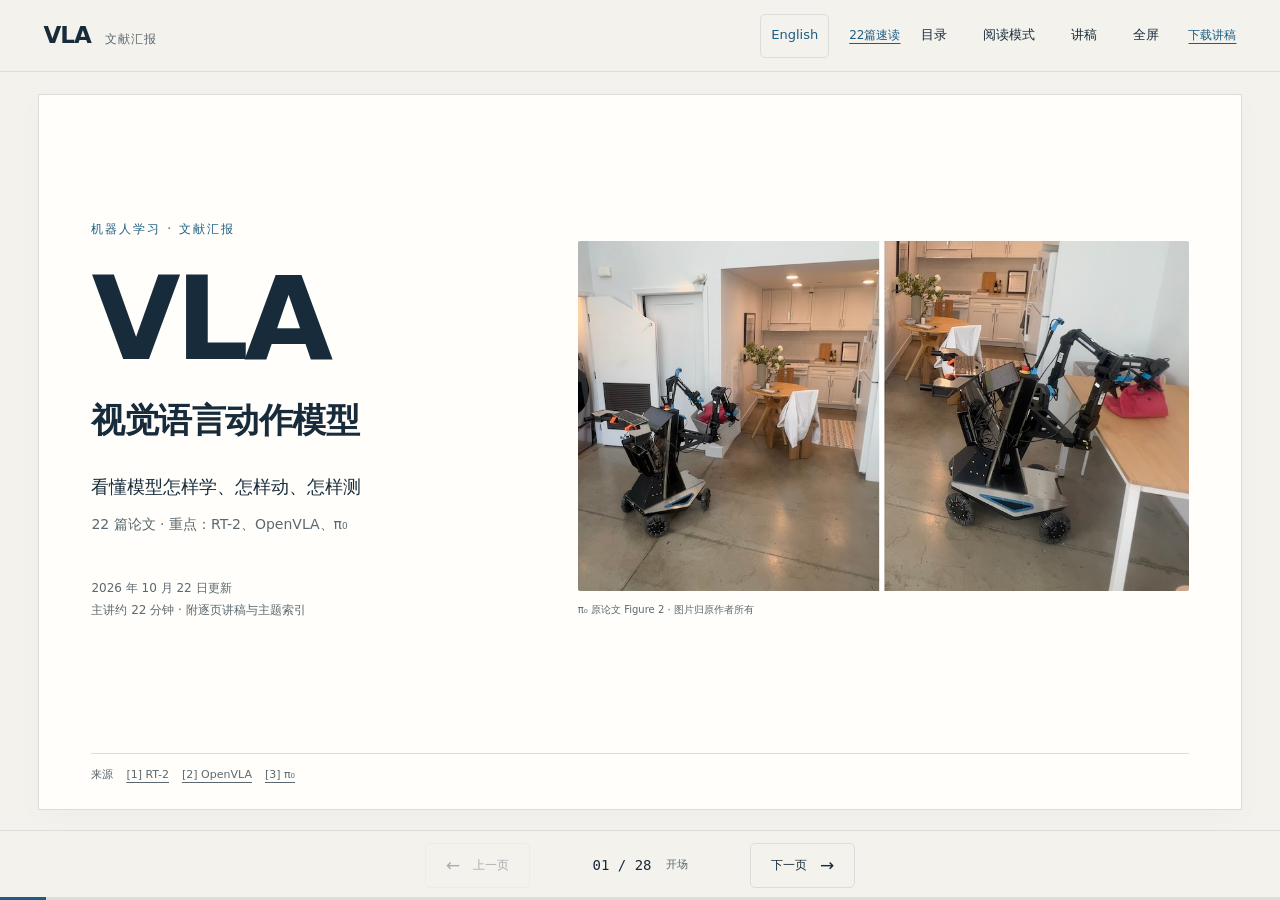
<file: index.html>
<!doctype html>
<html lang="zh-CN">
<head>
  <meta charset="utf-8">
  <meta name="viewport" content="width=device-width,initial-scale=1,viewport-fit=cover">
  <meta name="theme-color" content="#f4f2ed">
  <meta name="description" content="VLA 中文文献汇报：22篇分组文献，重点讲解 RT-2、OpenVLA 和 π₀，附逐页讲稿、方法对比、局限与相关工作。支持手机阅读和桌面演示。">
  <title>VLA 文献汇报 · RT-2 / OpenVLA / π₀</title>
  <link rel="icon" href="data:,">
  <link rel="stylesheet" href="styles.css">
  <script src="content.js" defer></script>
  <script src="app.js" defer></script>
  <script src="language.js" defer></script>
</head>
<body>
  <a class="skip-link" href="#deck">跳至汇报正文</a>
  <header class="toolbar">
    <a href="#slide-1" class="brand" aria-label="回到第一页">VLA<span>文献汇报</span></a>
    <a class="language-link" href="en/" data-language-switch="en/" lang="en" hreflang="en" aria-label="Switch to English">English</a>
    <nav class="tools" aria-label="演示工具">
      <a class="notes-download" href="reading/">22篇速读</a>
      <button id="outlineBtn" aria-haspopup="dialog">目录</button>
      <button id="modeBtn" aria-pressed="false">阅读模式</button>
      <button id="notesBtn" aria-pressed="false">讲稿</button>
      <button id="fullBtn" class="desktop-only">全屏</button>
      <a class="notes-download" href="speaker-notes.md" download>下载讲稿</a>
    </nav>
  </header>
  <main id="deck" aria-label="VLA 论文汇报"></main>
  <footer class="controls" aria-label="翻页控制">
    <button id="prevBtn" aria-label="上一页">←<span>上一页</span></button>
    <div class="page-status"><span id="pageLabel" aria-live="polite"></span><span id="sectionLabel"></span></div>
    <button id="nextBtn" aria-label="下一页"><span>下一页</span>→</button>
    <div class="progress" role="progressbar" aria-label="汇报进度" aria-valuemin="1" aria-valuemax="28"><div id="progressBar"></div></div>
  </footer>
  <dialog id="outline" aria-labelledby="outlineTitle"><div class="dialog-head"><h2 id="outlineTitle">汇报目录</h2><button class="close-dialog" aria-label="关闭目录">关闭</button></div><div id="outlineList"></div><p class="outline-links"><a href="reading/">22篇论文五行速读与对比</a><a href="?notes=1">完整讲稿阅读版</a><a href="speaker-notes.md" download>下载逐页讲稿</a></p><p class="keyboard-hint">快捷键：← → 翻页 · N 讲稿 · R 阅读 · F 全屏</p></dialog>
  <dialog id="imageDialog" aria-label="论文原图"><div class="dialog-head"><span>论文原图 · 可使用浏览器缩放查看</span><button class="close-dialog" aria-label="关闭大图">关闭</button></div><div class="image-scroll"><img id="largeImage" alt=""></div></dialog>
  <noscript><p class="nojs">请启用 JavaScript 查看交互演示，也可直接阅读 <a href="speaker-notes.md">完整逐页讲稿</a>。</p></noscript>
</body>
</html>
</file>
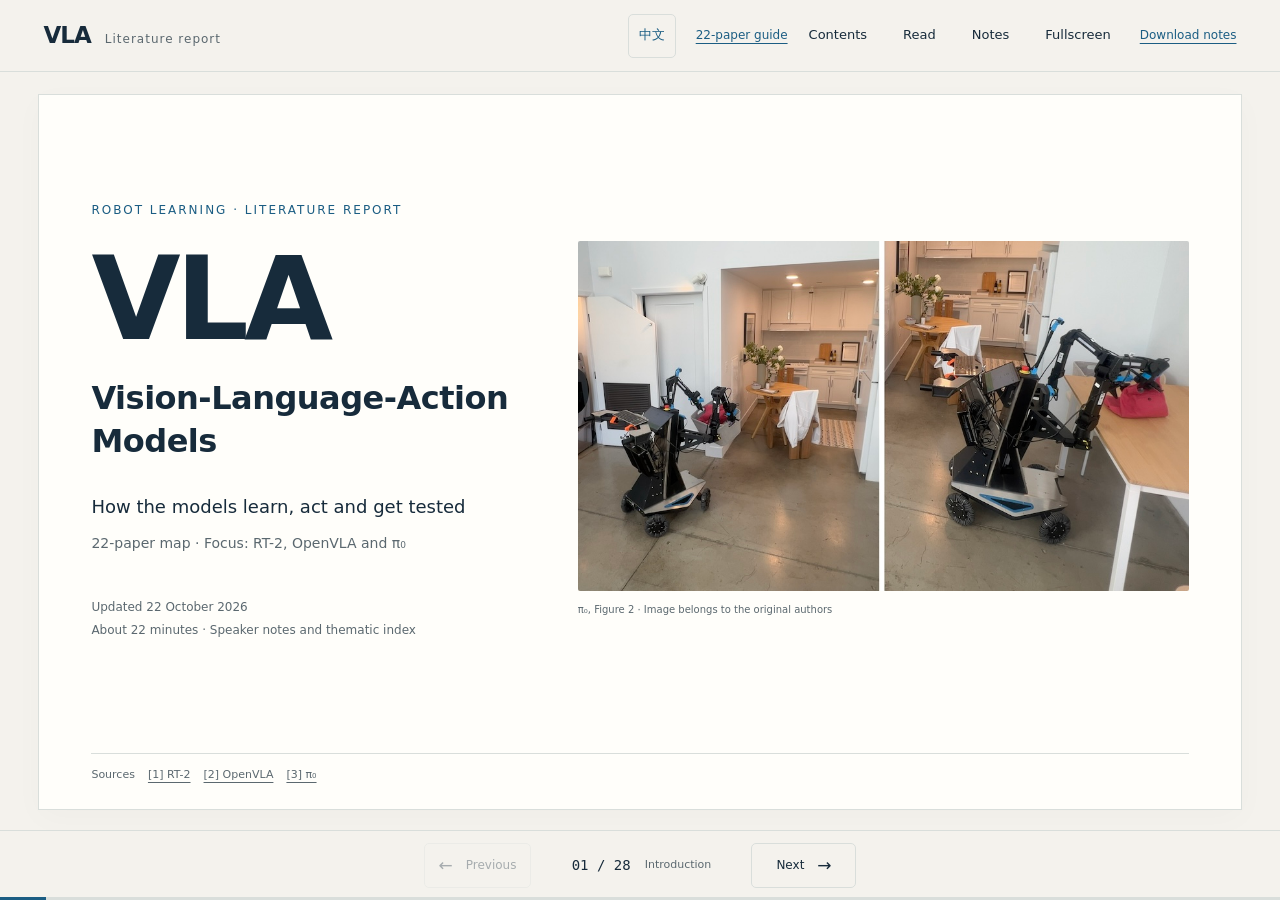
<file: en/index.html>
<!doctype html>
<html lang="en">
<head>
  <meta charset="utf-8">
  <meta name="viewport" content="width=device-width,initial-scale=1,viewport-fit=cover">
  <meta name="theme-color" content="#f4f2ed">
  <meta name="description" content="VLA literature report in English: 22 papers, RT-2, OpenVLA and π₀, with speaker notes, method comparisons, limitations and related work.">
  <title>VLA Literature Report · RT-2 / OpenVLA / π₀</title>
  <link rel="icon" href="data:,">
  <link rel="stylesheet" href="../styles.css">
  <script src="content.js" defer></script>
  <script src="../app.js" defer></script>
  <script src="../language.js" defer></script>
</head>
<body>
  <a class="skip-link" href="#deck">Skip to report</a>
  <header class="toolbar">
    <a href="#slide-1" class="brand" aria-label="Back to the first slide">VLA<span>Literature report</span></a>
    <a class="language-link" href="../" data-language-switch="../" lang="zh-CN" hreflang="zh-CN" aria-label="切换到中文">中文</a>
    <nav class="tools" aria-label="Presentation tools">
      <a class="notes-download" href="reading/">22-paper guide</a>
      <button id="outlineBtn" aria-haspopup="dialog">Contents</button>
      <button id="modeBtn" aria-pressed="false">Read</button>
      <button id="notesBtn" aria-pressed="false">Notes</button>
      <button id="fullBtn" class="desktop-only">Fullscreen</button>
      <a class="notes-download" href="speaker-notes.md" download>Download notes</a>
    </nav>
  </header>
  <main id="deck" aria-label="VLA literature report"></main>
  <footer class="controls" aria-label="Slide navigation">
    <button id="prevBtn" aria-label="Previous">←<span>Previous</span></button>
    <div class="page-status"><span id="pageLabel" aria-live="polite"></span><span id="sectionLabel"></span></div>
    <button id="nextBtn" aria-label="Next"><span>Next</span>→</button>
    <div class="progress" role="progressbar" aria-label="Report progress" aria-valuemin="1" aria-valuemax="28"><div id="progressBar"></div></div>
  </footer>
  <dialog id="outline" aria-labelledby="outlineTitle"><div class="dialog-head"><h2 id="outlineTitle">Contents</h2><button class="close-dialog" aria-label="Close contents">Close</button></div><div id="outlineList"></div><p class="outline-links"><a href="reading/">22-paper notes and comparison</a><a href="?notes=1">All speaker notes</a><a href="speaker-notes.md" download>Download speaker notes</a></p><p class="keyboard-hint">Keys: ← → slides · N notes · R read · F fullscreen</p></dialog>
  <dialog id="imageDialog" aria-label="Paper figure"><div class="dialog-head"><span>Original figure · use browser zoom for detail</span><button class="close-dialog" aria-label="Close figure">Close</button></div><div class="image-scroll"><img id="largeImage" alt=""></div></dialog>
  <noscript><p class="nojs">Enable JavaScript for the presentation, or read the <a href="speaker-notes.md">full speaker notes</a>.</p></noscript>
</body>
</html>
</file>
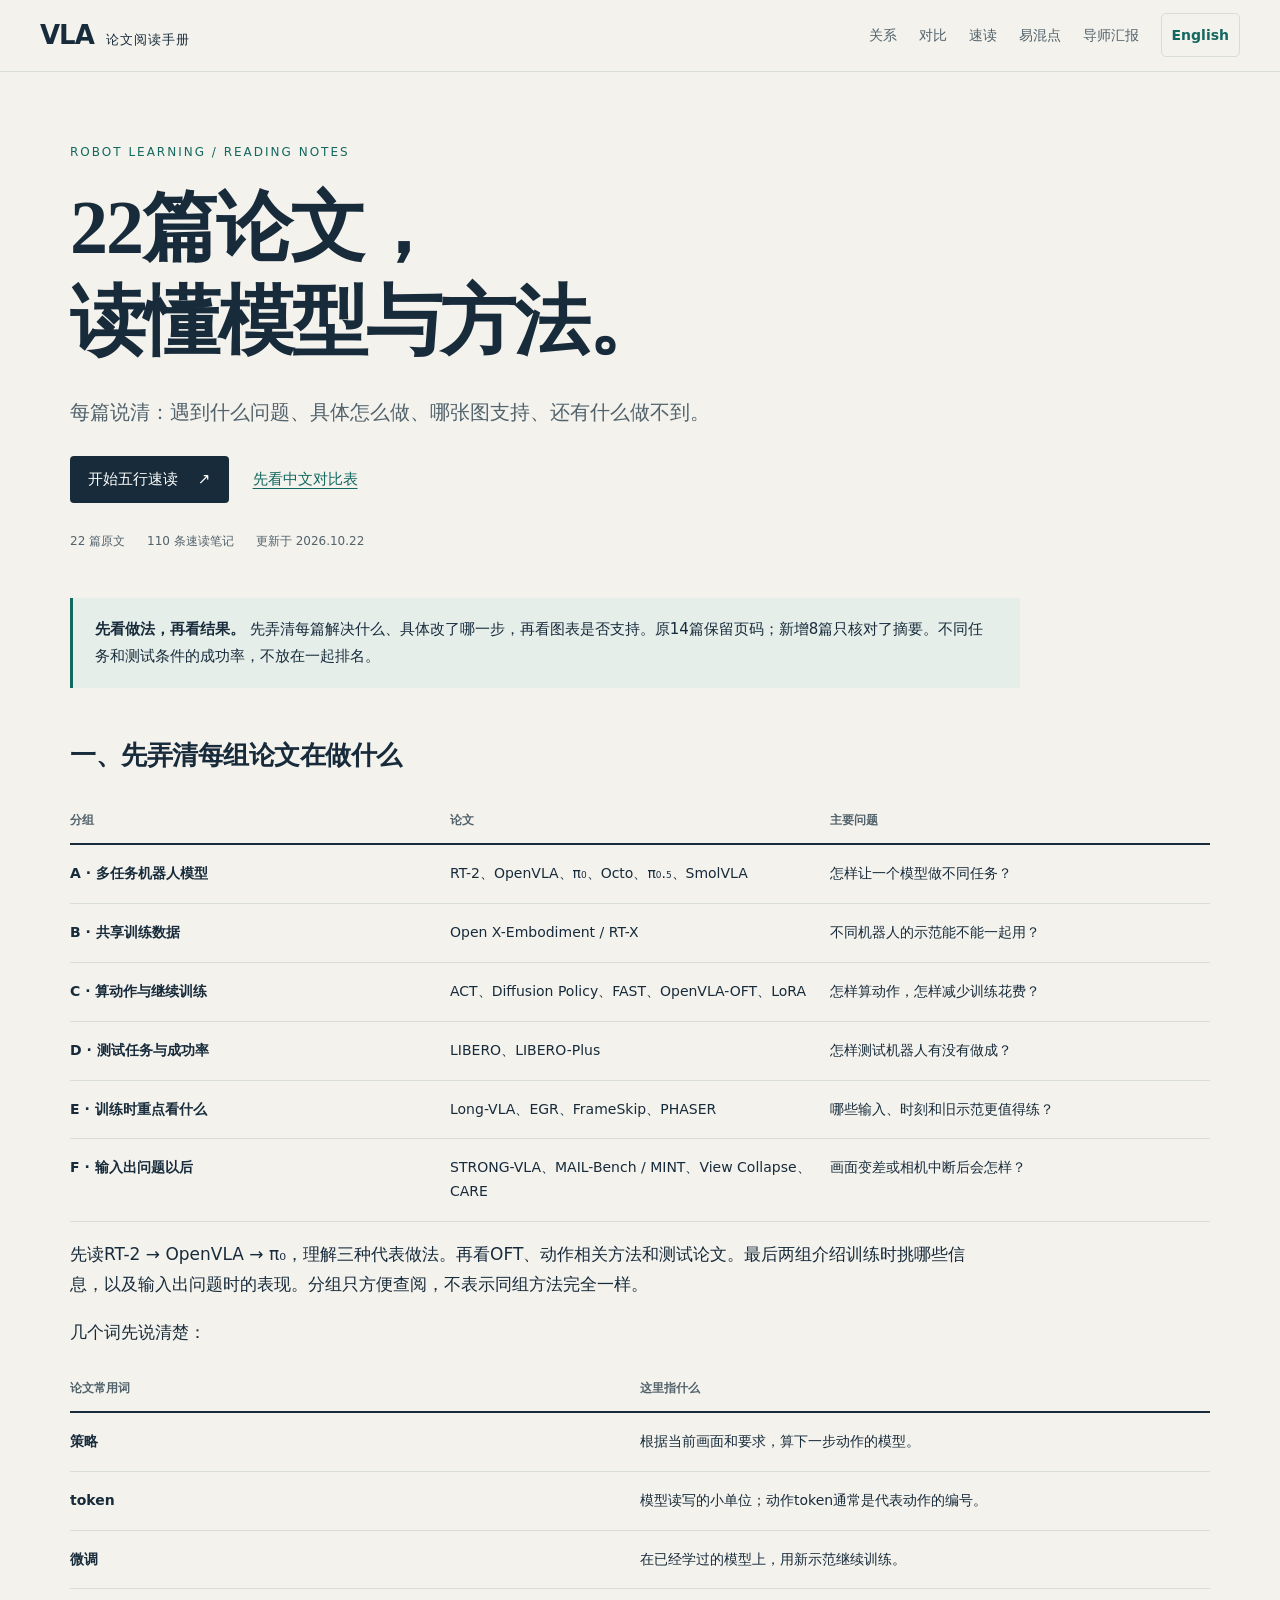
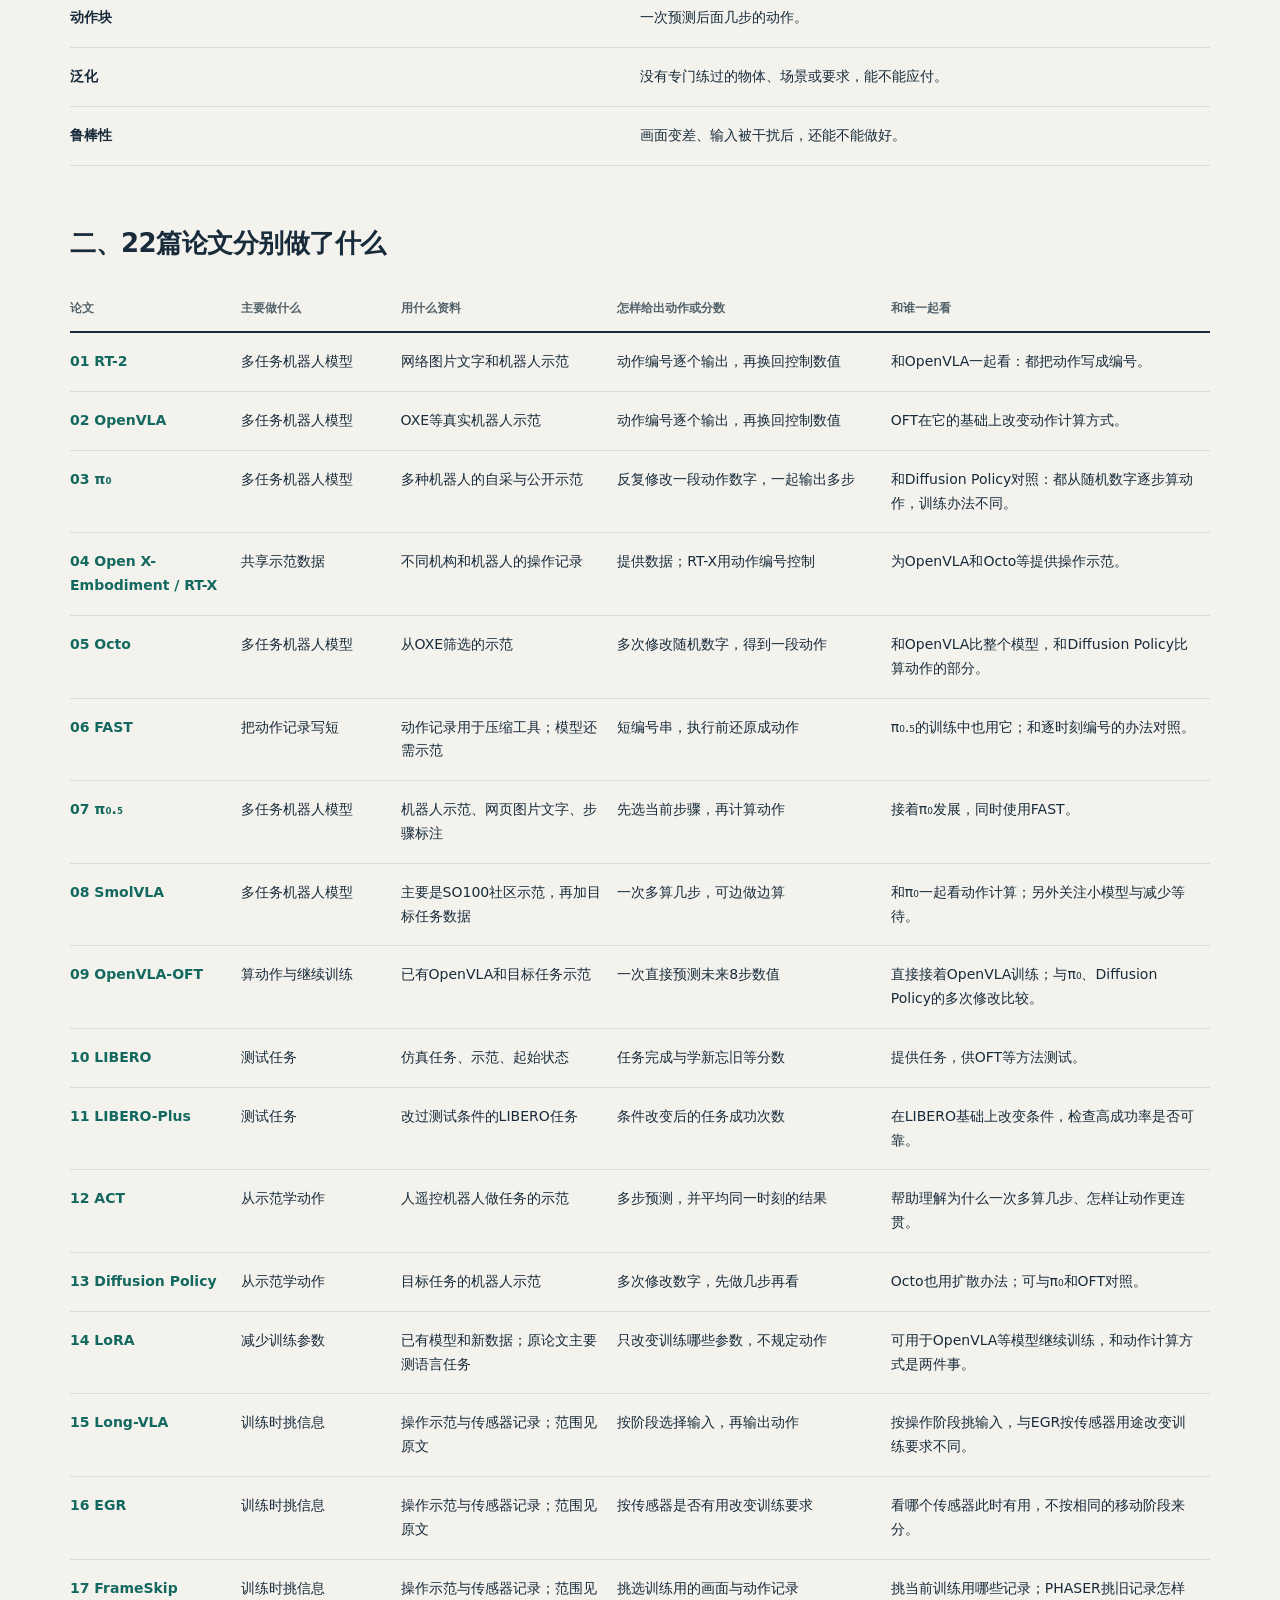
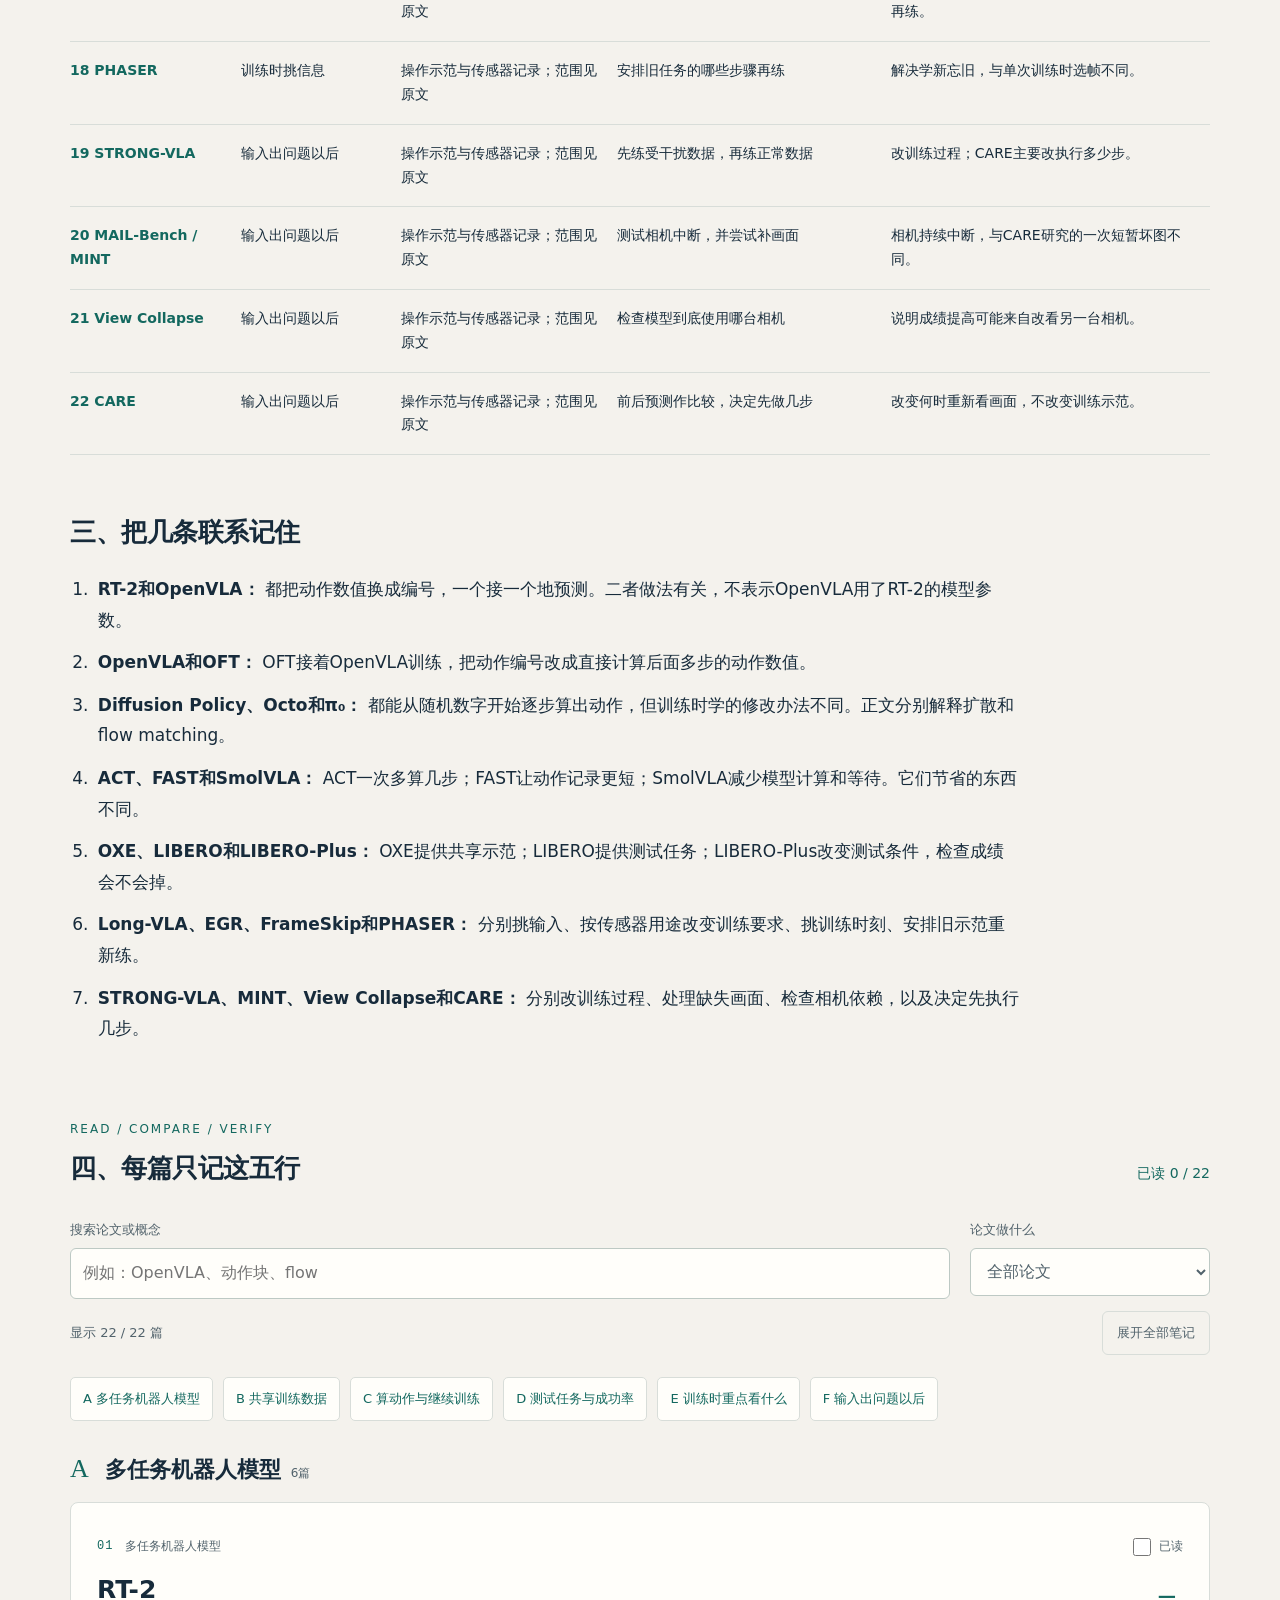
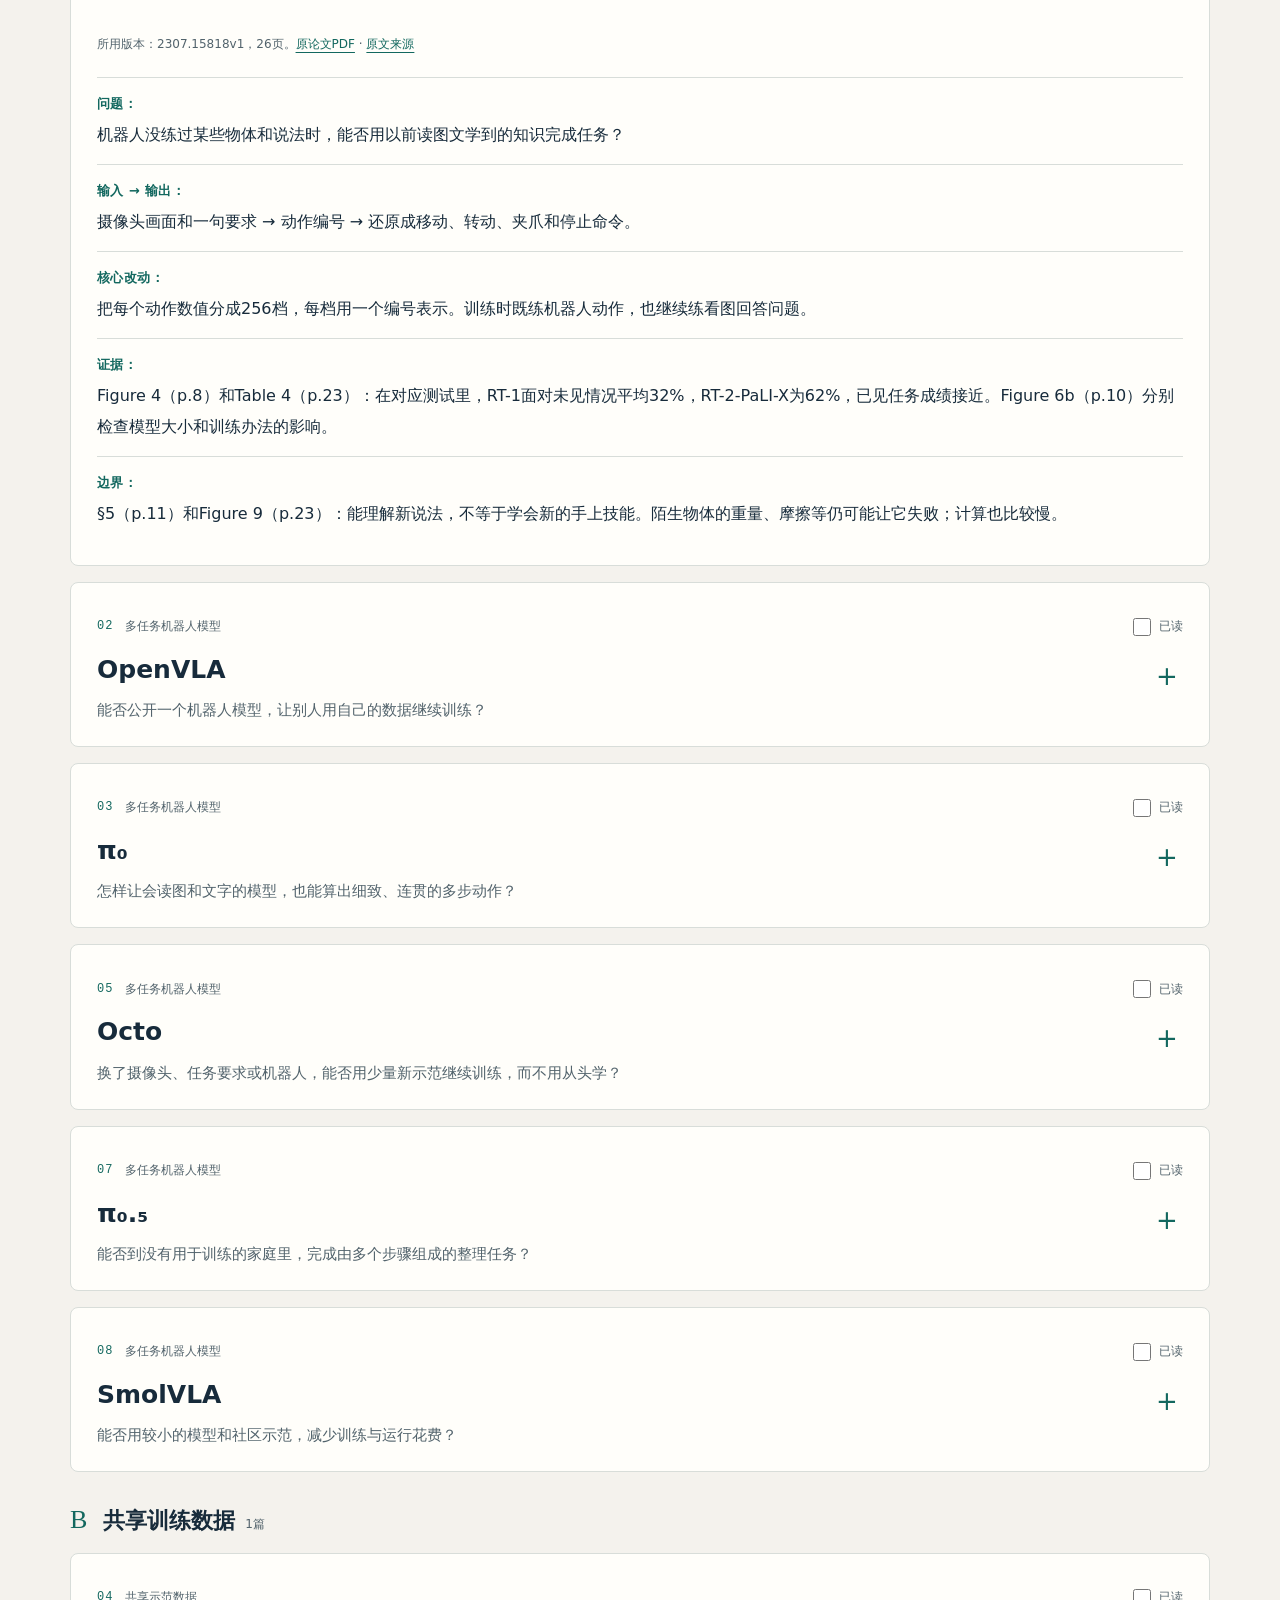
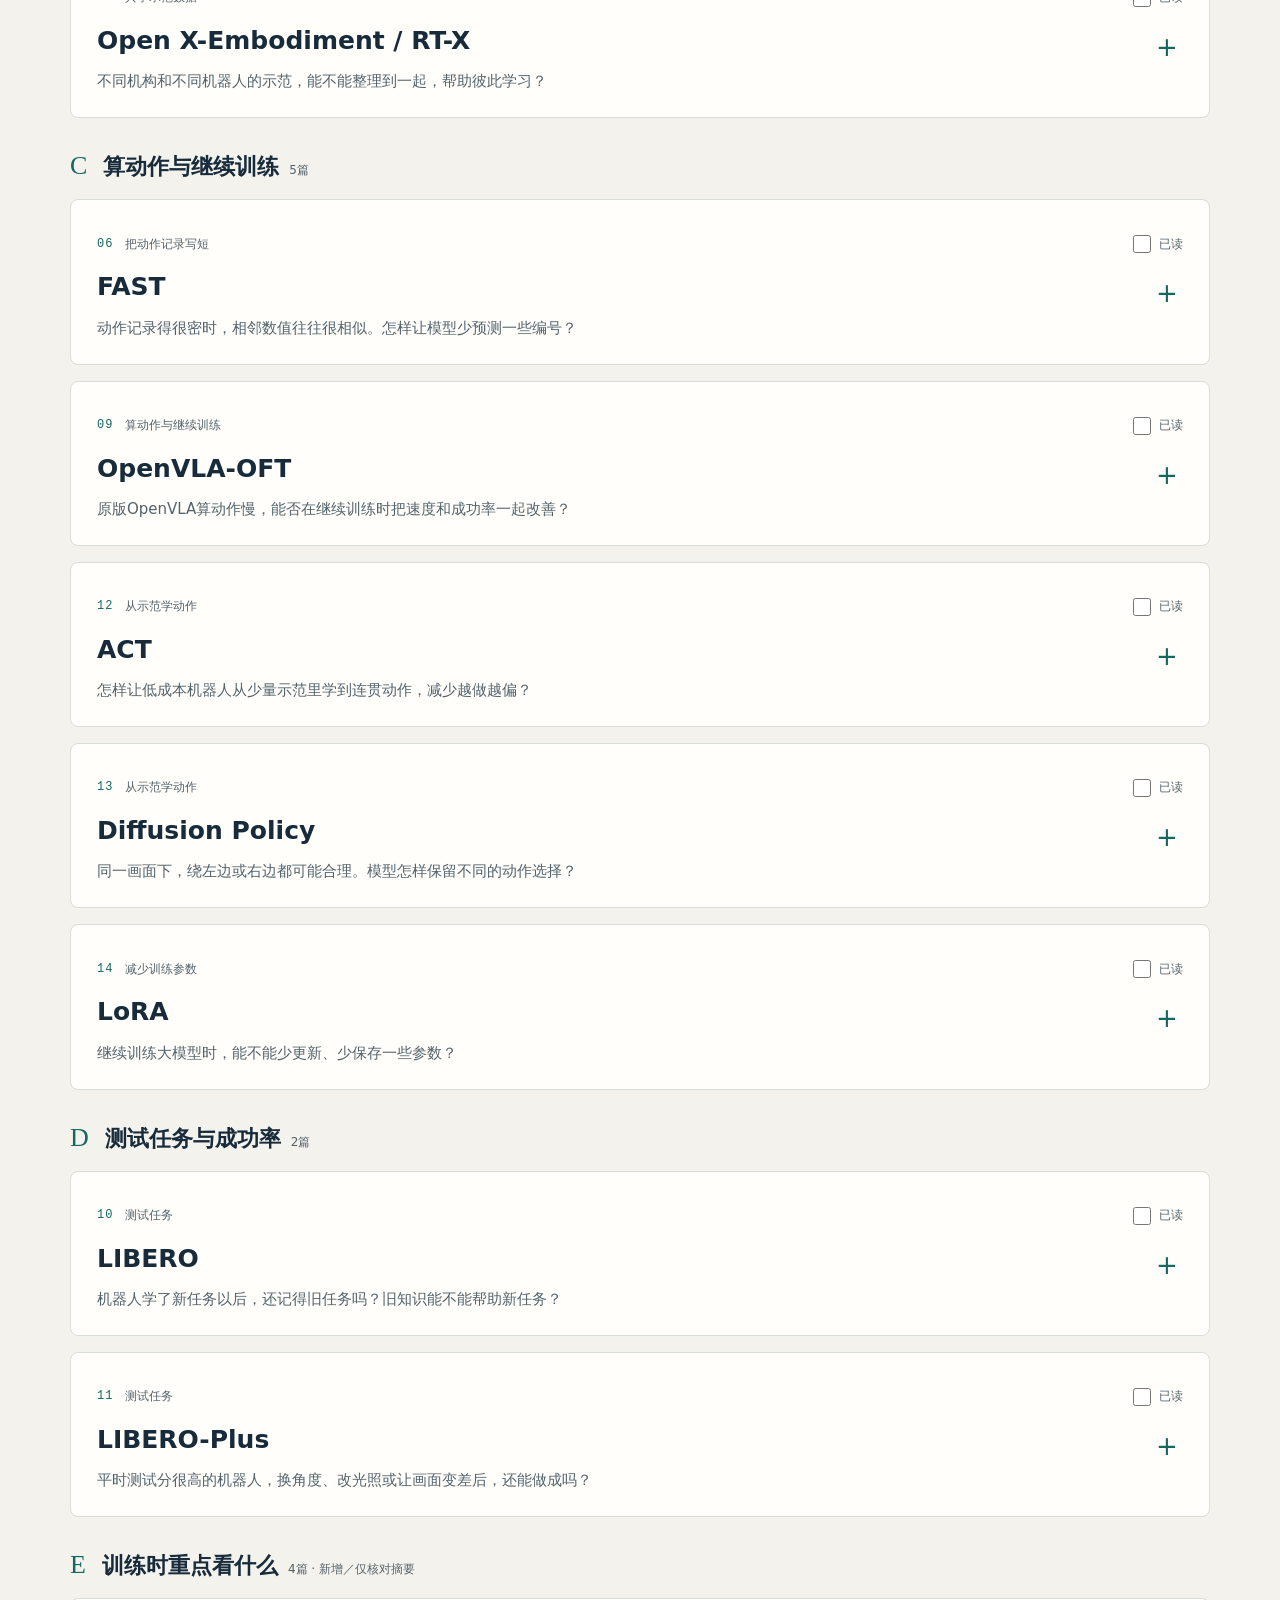
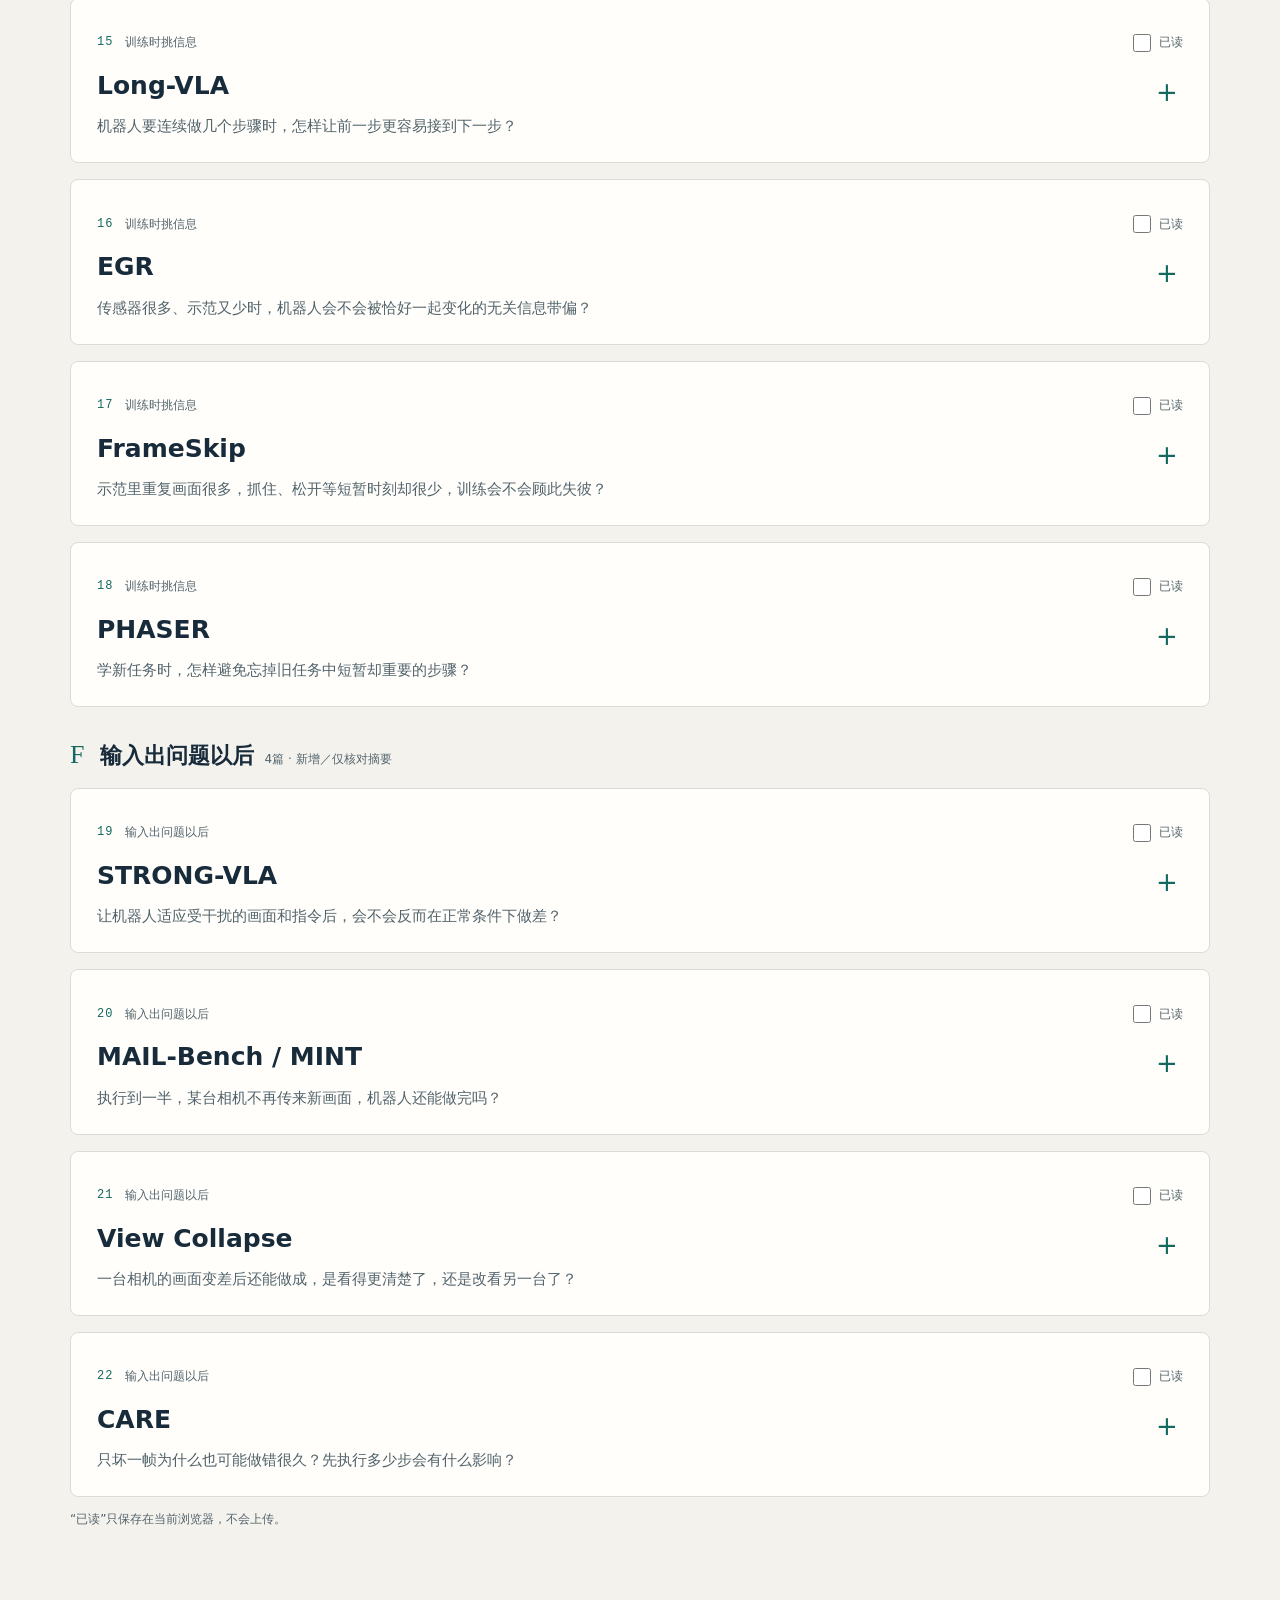
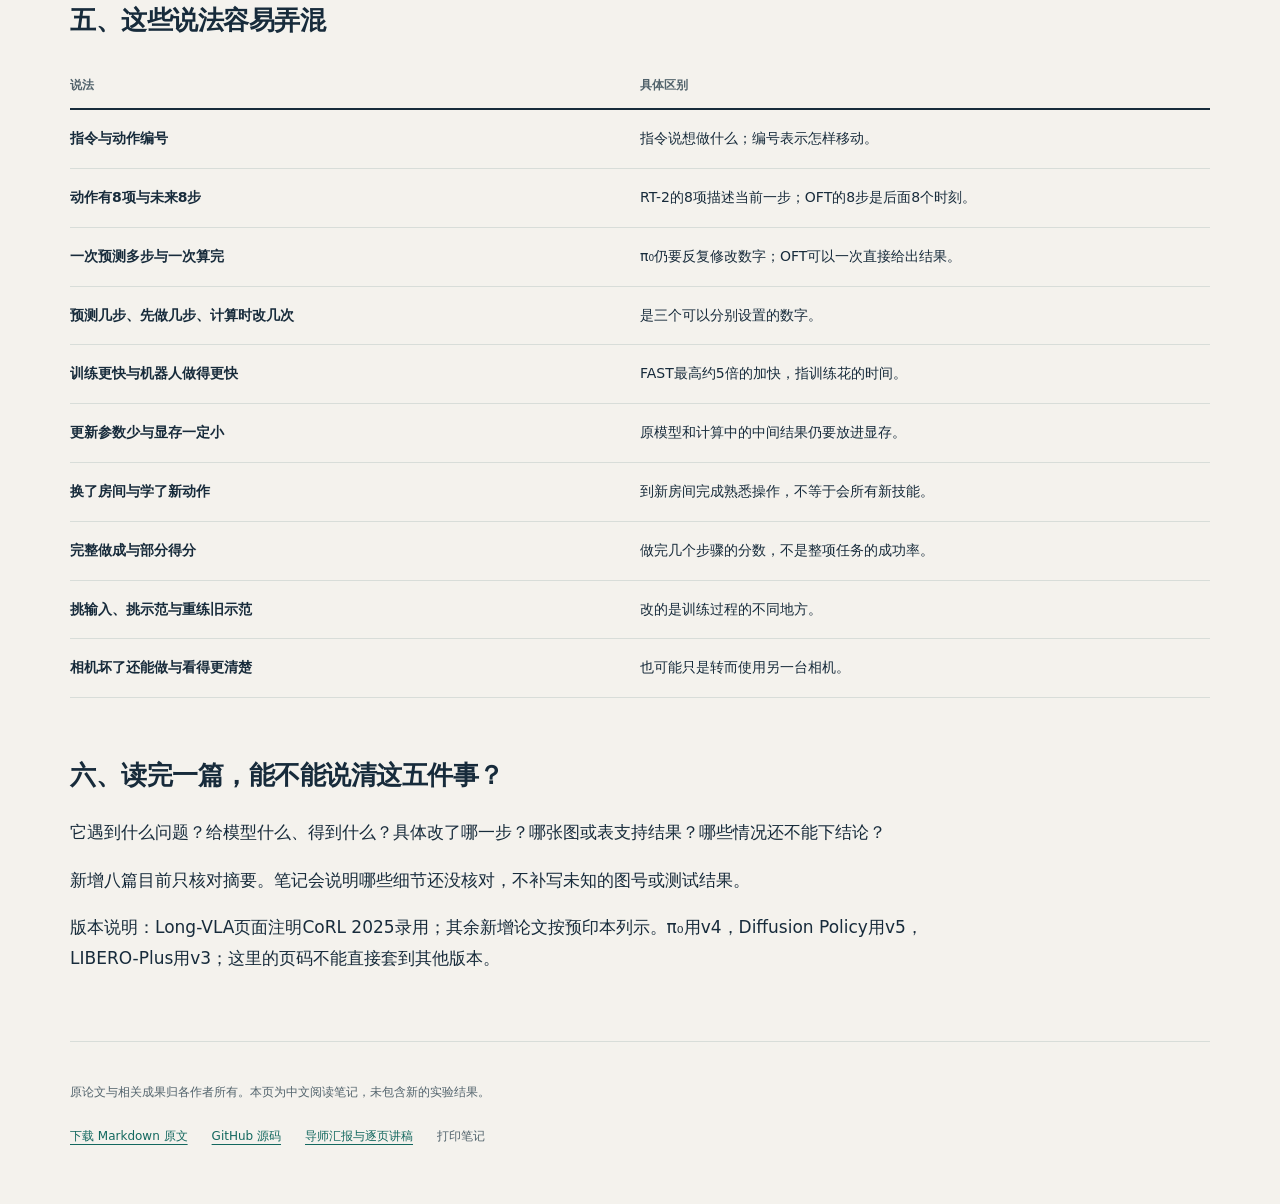
<file: reading/index.html>
<!doctype html>
<html lang="zh-CN"><head><meta charset="utf-8"><meta name="viewport" content="width=device-width,initial-scale=1,viewport-fit=cover"><meta name="theme-color" content="#f4f2ed"><meta name="description" content="22篇VLA论文中文速读：问题、输入输出、核心改动、证据与边界。含论文关系、动作生成对比及原文图表页码，适合手机阅读。"><title>22篇 VLA 论文速读 · 中文阅读手册</title><link rel="icon" href="data:,"><link rel="stylesheet" href="reading.css"><script src="reading.js" defer></script><script src="../language.js" defer></script></head>
<body><a class="skip-link" href="#main">跳至正文</a>
<header class="site-header"><a class="wordmark" href="#top">VLA<span>论文阅读手册</span></a><nav aria-label="阅读导航"><a href="#map">关系</a><a href="#comparison">对比</a><a href="#notes">速读</a><a href="#pitfalls">易混点</a><a href="../">导师汇报</a><a class="reading-language" href="../en/reading/" data-language-switch="../en/reading/" lang="en" hreflang="en">English</a></nav></header>
<main id="main"><section class="hero" id="top"><p class="eyebrow">ROBOT LEARNING / READING NOTES</p><h1>22篇论文，<br>读懂模型与方法。</h1><p class="hero-lead">每篇说清：遇到什么问题、具体怎么做、哪张图支持、还有什么做不到。</p><div class="hero-links"><a class="primary-link" href="#notes">开始五行速读 <span aria-hidden="true">↗</span></a><a href="#comparison">先看中文对比表</a></div><div class="hero-meta"><span>22 篇原文</span><span>110 条速读笔记</span><span>更新于 2026.10.22</span></div></section>
<aside class="reading-note"><strong>先看做法，再看结果。</strong> 先弄清每篇解决什么、具体改了哪一步，再看图表是否支持。原14篇保留页码；新增8篇只核对了摘要。不同任务和测试条件的成功率，不放在一起排名。</aside>
<section class="chapter" id="map"><h2>一、先弄清每组论文在做什么</h2><div class="table-wrap"><table>
<thead>
<tr>
<th>分组</th>
<th>论文</th>
<th>主要问题</th>
</tr>
</thead>
<tbody><tr>
<td data-label="分组">A · 多任务机器人模型</td>
<td data-label="论文">RT-2、OpenVLA、π₀、Octo、π₀.₅、SmolVLA</td>
<td data-label="主要问题">怎样让一个模型做不同任务？</td>
</tr>
<tr>
<td data-label="分组">B · 共享训练数据</td>
<td data-label="论文">Open X-Embodiment / RT-X</td>
<td data-label="主要问题">不同机器人的示范能不能一起用？</td>
</tr>
<tr>
<td data-label="分组">C · 算动作与继续训练</td>
<td data-label="论文">ACT、Diffusion Policy、FAST、OpenVLA-OFT、LoRA</td>
<td data-label="主要问题">怎样算动作，怎样减少训练花费？</td>
</tr>
<tr>
<td data-label="分组">D · 测试任务与成功率</td>
<td data-label="论文">LIBERO、LIBERO-Plus</td>
<td data-label="主要问题">怎样测试机器人有没有做成？</td>
</tr>
<tr>
<td data-label="分组">E · 训练时重点看什么</td>
<td data-label="论文">Long-VLA、EGR、FrameSkip、PHASER</td>
<td data-label="主要问题">哪些输入、时刻和旧示范更值得练？</td>
</tr>
<tr>
<td data-label="分组">F · 输入出问题以后</td>
<td data-label="论文">STRONG-VLA、MAIL-Bench / MINT、View Collapse、CARE</td>
<td data-label="主要问题">画面变差或相机中断后会怎样？</td>
</tr>
</tbody></table></div>
<p>先读RT-2 → OpenVLA → π₀，理解三种代表做法。再看OFT、动作相关方法和测试论文。最后两组介绍训练时挑哪些信息，以及输入出问题时的表现。分组只方便查阅，不表示同组方法完全一样。</p>
<p>几个词先说清楚：</p>
<div class="table-wrap"><table>
<thead>
<tr>
<th>论文常用词</th>
<th>这里指什么</th>
</tr>
</thead>
<tbody><tr>
<td data-label="论文常用词">策略</td>
<td data-label="这里指什么">根据当前画面和要求，算下一步动作的模型。</td>
</tr>
<tr>
<td data-label="论文常用词">token</td>
<td data-label="这里指什么">模型读写的小单位；动作token通常是代表动作的编号。</td>
</tr>
<tr>
<td data-label="论文常用词">微调</td>
<td data-label="这里指什么">在已经学过的模型上，用新示范继续训练。</td>
</tr>
<tr>
<td data-label="论文常用词">动作块</td>
<td data-label="这里指什么">一次预测后面几步的动作。</td>
</tr>
<tr>
<td data-label="论文常用词">泛化</td>
<td data-label="这里指什么">没有专门练过的物体、场景或要求，能不能应付。</td>
</tr>
<tr>
<td data-label="论文常用词">鲁棒性</td>
<td data-label="这里指什么">画面变差、输入被干扰后，还能不能做好。</td>
</tr>
</tbody></table></div>
</section>
<section class="chapter" id="comparison"><h2>二、22篇论文分别做了什么</h2><div class="table-wrap"><table>
<thead>
<tr>
<th>论文</th>
<th>主要做什么</th>
<th>用什么资料</th>
<th>怎样给出动作或分数</th>
<th>和谁一起看</th>
</tr>
</thead>
<tbody><tr>
<td data-label="论文"><a href="#paper-01">01 RT-2</a></td>
<td data-label="主要做什么">多任务机器人模型</td>
<td data-label="用什么资料">网络图片文字和机器人示范</td>
<td data-label="怎样给出动作或分数">动作编号逐个输出，再换回控制数值</td>
<td data-label="和谁一起看">和OpenVLA一起看：都把动作写成编号。</td>
</tr>
<tr>
<td data-label="论文"><a href="#paper-02">02 OpenVLA</a></td>
<td data-label="主要做什么">多任务机器人模型</td>
<td data-label="用什么资料">OXE等真实机器人示范</td>
<td data-label="怎样给出动作或分数">动作编号逐个输出，再换回控制数值</td>
<td data-label="和谁一起看">OFT在它的基础上改变动作计算方式。</td>
</tr>
<tr>
<td data-label="论文"><a href="#paper-03">03 π₀</a></td>
<td data-label="主要做什么">多任务机器人模型</td>
<td data-label="用什么资料">多种机器人的自采与公开示范</td>
<td data-label="怎样给出动作或分数">反复修改一段动作数字，一起输出多步</td>
<td data-label="和谁一起看">和Diffusion Policy对照：都从随机数字逐步算动作，训练办法不同。</td>
</tr>
<tr>
<td data-label="论文"><a href="#paper-04">04 Open X-Embodiment / RT-X</a></td>
<td data-label="主要做什么">共享示范数据</td>
<td data-label="用什么资料">不同机构和机器人的操作记录</td>
<td data-label="怎样给出动作或分数">提供数据；RT-X用动作编号控制</td>
<td data-label="和谁一起看">为OpenVLA和Octo等提供操作示范。</td>
</tr>
<tr>
<td data-label="论文"><a href="#paper-05">05 Octo</a></td>
<td data-label="主要做什么">多任务机器人模型</td>
<td data-label="用什么资料">从OXE筛选的示范</td>
<td data-label="怎样给出动作或分数">多次修改随机数字，得到一段动作</td>
<td data-label="和谁一起看">和OpenVLA比整个模型，和Diffusion Policy比算动作的部分。</td>
</tr>
<tr>
<td data-label="论文"><a href="#paper-06">06 FAST</a></td>
<td data-label="主要做什么">把动作记录写短</td>
<td data-label="用什么资料">动作记录用于压缩工具；模型还需示范</td>
<td data-label="怎样给出动作或分数">短编号串，执行前还原成动作</td>
<td data-label="和谁一起看">π₀.₅的训练中也用它；和逐时刻编号的办法对照。</td>
</tr>
<tr>
<td data-label="论文"><a href="#paper-07">07 π₀.₅</a></td>
<td data-label="主要做什么">多任务机器人模型</td>
<td data-label="用什么资料">机器人示范、网页图片文字、步骤标注</td>
<td data-label="怎样给出动作或分数">先选当前步骤，再计算动作</td>
<td data-label="和谁一起看">接着π₀发展，同时使用FAST。</td>
</tr>
<tr>
<td data-label="论文"><a href="#paper-08">08 SmolVLA</a></td>
<td data-label="主要做什么">多任务机器人模型</td>
<td data-label="用什么资料">主要是SO100社区示范，再加目标任务数据</td>
<td data-label="怎样给出动作或分数">一次多算几步，可边做边算</td>
<td data-label="和谁一起看">和π₀一起看动作计算；另外关注小模型与减少等待。</td>
</tr>
<tr>
<td data-label="论文"><a href="#paper-09">09 OpenVLA-OFT</a></td>
<td data-label="主要做什么">算动作与继续训练</td>
<td data-label="用什么资料">已有OpenVLA和目标任务示范</td>
<td data-label="怎样给出动作或分数">一次直接预测未来8步数值</td>
<td data-label="和谁一起看">直接接着OpenVLA训练；与π₀、Diffusion Policy的多次修改比较。</td>
</tr>
<tr>
<td data-label="论文"><a href="#paper-10">10 LIBERO</a></td>
<td data-label="主要做什么">测试任务</td>
<td data-label="用什么资料">仿真任务、示范、起始状态</td>
<td data-label="怎样给出动作或分数">任务完成与学新忘旧等分数</td>
<td data-label="和谁一起看">提供任务，供OFT等方法测试。</td>
</tr>
<tr>
<td data-label="论文"><a href="#paper-11">11 LIBERO-Plus</a></td>
<td data-label="主要做什么">测试任务</td>
<td data-label="用什么资料">改过测试条件的LIBERO任务</td>
<td data-label="怎样给出动作或分数">条件改变后的任务成功次数</td>
<td data-label="和谁一起看">在LIBERO基础上改变条件，检查高成功率是否可靠。</td>
</tr>
<tr>
<td data-label="论文"><a href="#paper-12">12 ACT</a></td>
<td data-label="主要做什么">从示范学动作</td>
<td data-label="用什么资料">人遥控机器人做任务的示范</td>
<td data-label="怎样给出动作或分数">多步预测，并平均同一时刻的结果</td>
<td data-label="和谁一起看">帮助理解为什么一次多算几步、怎样让动作更连贯。</td>
</tr>
<tr>
<td data-label="论文"><a href="#paper-13">13 Diffusion Policy</a></td>
<td data-label="主要做什么">从示范学动作</td>
<td data-label="用什么资料">目标任务的机器人示范</td>
<td data-label="怎样给出动作或分数">多次修改数字，先做几步再看</td>
<td data-label="和谁一起看">Octo也用扩散办法；可与π₀和OFT对照。</td>
</tr>
<tr>
<td data-label="论文"><a href="#paper-14">14 LoRA</a></td>
<td data-label="主要做什么">减少训练参数</td>
<td data-label="用什么资料">已有模型和新数据；原论文主要测语言任务</td>
<td data-label="怎样给出动作或分数">只改变训练哪些参数，不规定动作</td>
<td data-label="和谁一起看">可用于OpenVLA等模型继续训练，和动作计算方式是两件事。</td>
</tr>
<tr>
<td data-label="论文"><a href="#paper-15">15 Long-VLA</a></td>
<td data-label="主要做什么">训练时挑信息</td>
<td data-label="用什么资料">操作示范与传感器记录；范围见原文</td>
<td data-label="怎样给出动作或分数">按阶段选择输入，再输出动作</td>
<td data-label="和谁一起看">按操作阶段挑输入，与EGR按传感器用途改变训练要求不同。</td>
</tr>
<tr>
<td data-label="论文"><a href="#paper-16">16 EGR</a></td>
<td data-label="主要做什么">训练时挑信息</td>
<td data-label="用什么资料">操作示范与传感器记录；范围见原文</td>
<td data-label="怎样给出动作或分数">按传感器是否有用改变训练要求</td>
<td data-label="和谁一起看">看哪个传感器此时有用，不按相同的移动阶段来分。</td>
</tr>
<tr>
<td data-label="论文"><a href="#paper-17">17 FrameSkip</a></td>
<td data-label="主要做什么">训练时挑信息</td>
<td data-label="用什么资料">操作示范与传感器记录；范围见原文</td>
<td data-label="怎样给出动作或分数">挑选训练用的画面与动作记录</td>
<td data-label="和谁一起看">挑当前训练用哪些记录；PHASER挑旧记录怎样再练。</td>
</tr>
<tr>
<td data-label="论文"><a href="#paper-18">18 PHASER</a></td>
<td data-label="主要做什么">训练时挑信息</td>
<td data-label="用什么资料">操作示范与传感器记录；范围见原文</td>
<td data-label="怎样给出动作或分数">安排旧任务的哪些步骤再练</td>
<td data-label="和谁一起看">解决学新忘旧，与单次训练时选帧不同。</td>
</tr>
<tr>
<td data-label="论文"><a href="#paper-19">19 STRONG-VLA</a></td>
<td data-label="主要做什么">输入出问题以后</td>
<td data-label="用什么资料">操作示范与传感器记录；范围见原文</td>
<td data-label="怎样给出动作或分数">先练受干扰数据，再练正常数据</td>
<td data-label="和谁一起看">改训练过程；CARE主要改执行多少步。</td>
</tr>
<tr>
<td data-label="论文"><a href="#paper-20">20 MAIL-Bench / MINT</a></td>
<td data-label="主要做什么">输入出问题以后</td>
<td data-label="用什么资料">操作示范与传感器记录；范围见原文</td>
<td data-label="怎样给出动作或分数">测试相机中断，并尝试补画面</td>
<td data-label="和谁一起看">相机持续中断，与CARE研究的一次短暂坏图不同。</td>
</tr>
<tr>
<td data-label="论文"><a href="#paper-21">21 View Collapse</a></td>
<td data-label="主要做什么">输入出问题以后</td>
<td data-label="用什么资料">操作示范与传感器记录；范围见原文</td>
<td data-label="怎样给出动作或分数">检查模型到底使用哪台相机</td>
<td data-label="和谁一起看">说明成绩提高可能来自改看另一台相机。</td>
</tr>
<tr>
<td data-label="论文"><a href="#paper-22">22 CARE</a></td>
<td data-label="主要做什么">输入出问题以后</td>
<td data-label="用什么资料">操作示范与传感器记录；范围见原文</td>
<td data-label="怎样给出动作或分数">前后预测作比较，决定先做几步</td>
<td data-label="和谁一起看">改变何时重新看画面，不改变训练示范。</td>
</tr>
</tbody></table></div>
</section>
<section class="chapter" id="relationships"><h2>三、把几条联系记住</h2><ol>
<li><strong>RT-2和OpenVLA：</strong> 都把动作数值换成编号，一个接一个地预测。二者做法有关，不表示OpenVLA用了RT-2的模型参数。</li>
<li><strong>OpenVLA和OFT：</strong> OFT接着OpenVLA训练，把动作编号改成直接计算后面多步的动作数值。</li>
<li><strong>Diffusion Policy、Octo和π₀：</strong> 都能从随机数字开始逐步算出动作，但训练时学的修改办法不同。正文分别解释扩散和flow matching。</li>
<li><strong>ACT、FAST和SmolVLA：</strong> ACT一次多算几步；FAST让动作记录更短；SmolVLA减少模型计算和等待。它们节省的东西不同。</li>
<li><strong>OXE、LIBERO和LIBERO-Plus：</strong> OXE提供共享示范；LIBERO提供测试任务；LIBERO-Plus改变测试条件，检查成绩会不会掉。</li>
<li><strong>Long-VLA、EGR、FrameSkip和PHASER：</strong> 分别挑输入、按传感器用途改变训练要求、挑训练时刻、安排旧示范重新练。</li>
<li><strong>STRONG-VLA、MINT、View Collapse和CARE：</strong> 分别改训练过程、处理缺失画面、检查相机依赖，以及决定先执行几步。</li>
</ol>
</section>
<section class="chapter" id="notes"><div class="chapter-heading"><div><p class="eyebrow">READ / COMPARE / VERIFY</p><h2>四、每篇只记这五行</h2></div><p id="progress" aria-live="polite">已读 0 / 22</p></div>
<div class="reading-controls"><label class="search-label" for="paper-search">搜索论文或概念<input id="paper-search" type="search" placeholder="例如：OpenVLA、动作块、flow" autocomplete="off"></label><label for="paper-category">论文做什么<select id="paper-category"><option value="all">全部论文</option><option value="policy">多任务机器人模型 · 6篇</option><option value="data">共享训练数据 · 1篇</option><option value="method">算动作与继续训练 · 5篇</option><option value="benchmark">测试任务与成功率 · 2篇</option><option value="phase">训练时重点看什么 · 4篇</option><option value="robust">输入出问题以后 · 4篇</option></select></label></div>
<div class="list-tools"><span id="results" aria-live="polite">显示 22 / 22 篇</span><button id="toggle-all" type="button">展开全部笔记</button></div>
<nav class="group-jumps" aria-label="按主题跳转"><a href="#group-policy">A 多任务机器人模型</a><a href="#group-data">B 共享训练数据</a><a href="#group-method">C 算动作与继续训练</a><a href="#group-benchmark">D 测试任务与成功率</a><a href="#group-phase">E 训练时重点看什么</a><a href="#group-robust">F 输入出问题以后</a></nav><section class="paper-group" data-group="policy" id="group-policy" aria-labelledby="group-title-policy"><h3 class="group-title" id="group-title-policy"><span>A</span>多任务机器人模型 <small>6篇</small></h3><div class="paper-list"><article class="paper" id="paper-01" data-category="policy">
  <div class="paper-top"><span class="paper-number">01</span><span class="paper-role">多任务机器人模型</span><label class="read-toggle"><input type="checkbox" data-read="01"><span>已读</span></label></div>
  <details open><summary><h3>RT-2</h3><span class="preview">机器人没练过某些物体和说法时，能否用以前读图文学到的知识完成任务？</span><span class="expand-label" aria-hidden="true"></span></summary><div class="paper-content"><p>所用版本：2307.15818v1，26页。<a href="https://arxiv.org/pdf/2307.15818v1">原论文PDF</a> · <a href="https://arxiv.org/abs/2307.15818v1">原文来源</a></p>
<ul>
<li><strong>问题：</strong> 机器人没练过某些物体和说法时，能否用以前读图文学到的知识完成任务？</li>
<li><strong>输入 → 输出：</strong> 摄像头画面和一句要求 → 动作编号 → 还原成移动、转动、夹爪和停止命令。</li>
<li><strong>核心改动：</strong> 把每个动作数值分成256档，每档用一个编号表示。训练时既练机器人动作，也继续练看图回答问题。</li>
<li><strong>证据：</strong> Figure 4（p.8）和Table 4（p.23）：在对应测试里，RT-1面对未见情况平均32%，RT-2-PaLI-X为62%，已见任务成绩接近。Figure 6b（p.10）分别检查模型大小和训练办法的影响。</li>
<li><strong>边界：</strong> §5（p.11）和Figure 9（p.23）：能理解新说法，不等于学会新的手上技能。陌生物体的重量、摩擦等仍可能让它失败；计算也比较慢。</li>
</ul>
</div></details></article>
<article class="paper" id="paper-02" data-category="policy">
  <div class="paper-top"><span class="paper-number">02</span><span class="paper-role">多任务机器人模型</span><label class="read-toggle"><input type="checkbox" data-read="02"><span>已读</span></label></div>
  <details><summary><h3>OpenVLA</h3><span class="preview">能否公开一个机器人模型，让别人用自己的数据继续训练？</span><span class="expand-label" aria-hidden="true"></span></summary><div class="paper-content"><p>所用版本：2406.09246v3，37页。<a href="https://arxiv.org/pdf/2406.09246v3">原论文PDF</a> · <a href="https://arxiv.org/abs/2406.09246v3">原文来源</a></p>
<ul>
<li><strong>问题：</strong> 能否公开一个机器人模型，让别人用自己的数据继续训练？</li>
<li><strong>输入 → 输出：</strong> 原版看一张图和一句指令 → 一个接一个输出动作编号 → 还原动作数值。</li>
<li><strong>核心改动：</strong> DINOv2和SigLIP两套网络处理图片，再把结果和指令交给语言模型。作者公开权重、代码，并测试怎样只更新少量参数。</li>
<li><strong>证据：</strong> Figure 5（p.9）看换机器人后继续训练的成绩；Table 1（p.10）中LoRA接近更新全部参数。注意该表用的是较小数据组合、只有SigLIP图像网络的版本；主模型见Figure 2（p.4）。</li>
<li><strong>边界：</strong> §6（p.11）：原版主要看一张图，编号要逐个算，快速操作仍困难。后来的OFT能看多台相机，不能算成原版已有的能力。</li>
</ul>
</div></details></article>
<article class="paper" id="paper-03" data-category="policy">
  <div class="paper-top"><span class="paper-number">03</span><span class="paper-role">多任务机器人模型</span><label class="read-toggle"><input type="checkbox" data-read="03"><span>已读</span></label></div>
  <details><summary><h3>π₀</h3><span class="preview">怎样让会读图和文字的模型，也能算出细致、连贯的多步动作？</span><span class="expand-label" aria-hidden="true"></span></summary><div class="paper-content"><p>所用版本：2410.24164v4，17页。<a href="https://arxiv.org/pdf/2410.24164v4">原论文PDF</a> · <a href="https://arxiv.org/abs/2410.24164v4">原文来源</a></p>
<ul>
<li><strong>问题：</strong> 怎样让会读图和文字的模型，也能算出细致、连贯的多步动作？</li>
<li><strong>输入 → 输出：</strong> 多台相机、指令和机器人状态 → 一次计算一段未来动作 → 执行其中的动作。</li>
<li><strong>核心改动：</strong> 接上专门算动作的网络。从随机数字开始，反复往像示范动作的方向修改，这叫flow matching。先练多种任务，再专门练具体任务。</li>
<li><strong>证据：</strong> Figure 7（p.8）看不专门训练就测试的成绩；Figure 11（p.10）比较给多少条新示范；Figure 13（p.11）看专门练复杂任务的效果。网络组成见Figure 3（p.4）。</li>
<li><strong>边界：</strong> §VII（p.11–12）：有些任务仍做不稳。每种示范该用多少、换任务或换机器人后还行不行，都没有完全回答。要分清测试前是否专门练过。</li>
</ul>
</div></details></article>
<article class="paper" id="paper-05" data-category="policy">
  <div class="paper-top"><span class="paper-number">05</span><span class="paper-role">多任务机器人模型</span><label class="read-toggle"><input type="checkbox" data-read="05"><span>已读</span></label></div>
  <details><summary><h3>Octo</h3><span class="preview">换了摄像头、任务要求或机器人，能否用少量新示范继续训练，而不用从头学？</span><span class="expand-label" aria-hidden="true"></span></summary><div class="paper-content"><p>所用版本：2405.12213v2，17页。<a href="https://arxiv.org/pdf/2405.12213v2">原论文PDF</a> · <a href="https://arxiv.org/abs/2405.12213v2">原文来源</a></p>
<ul>
<li><strong>问题：</strong> 换了摄像头、任务要求或机器人，能否用少量新示范继续训练，而不用从头学？</li>
<li><strong>输入 → 输出：</strong> 图像、可选的机器人状态，加指令或目标图片 → 计算一段未来动作。</li>
<li><strong>核心改动：</strong> 把读入数据和输出动作的部分做成可更换的模块，用约80万条示范先训练。算动作时，从随机数字开始多次修改。</li>
<li><strong>证据：</strong> Table I（p.7）比较先练共享数据再练目标任务，与直接从零训练；Table II（p.7）分别改变网络和数据。Figure 5（p.6）是不针对任务再练的成绩，Figure 2（p.3）是网络组成。</li>
<li><strong>边界：</strong> §V（p.8）：能更换输入模块，不等于换任何相机或机器人都不用再练。是否会看腕部相机、是否听指令，还受训练数据影响。</li>
</ul>
</div></details></article>
<article class="paper" id="paper-07" data-category="policy">
  <div class="paper-top"><span class="paper-number">07</span><span class="paper-role">多任务机器人模型</span><label class="read-toggle"><input type="checkbox" data-read="07"><span>已读</span></label></div>
  <details><summary><h3>π₀.₅</h3><span class="preview">能否到没有用于训练的家庭里，完成由多个步骤组成的整理任务？</span><span class="expand-label" aria-hidden="true"></span></summary><div class="paper-content"><p>所用版本：2504.16054v1，19页。<a href="https://arxiv.org/pdf/2504.16054v1">原论文PDF</a> · <a href="https://arxiv.org/abs/2504.16054v1">原文来源</a></p>
<ul>
<li><strong>问题：</strong> 能否到没有用于训练的家庭里，完成由多个步骤组成的整理任务？</li>
<li><strong>输入 → 输出：</strong> 图像、任务要求和机器人状态 → 当前该做哪个小步骤 → 对应的多步动作。</li>
<li><strong>核心改动：</strong> 一起练机器人动作、看图文字任务和操作步骤。先用FAST编号学动作，再继续训练直接算动作的部分，也学习选择当前步骤。</li>
<li><strong>证据：</strong> Figure 7（p.8）看新家庭里完成了多少步骤；Figure 10、11（p.10）分别去掉一些训练资料，检查成绩怎么变。去掉其他机器人数据会退步，网页数据是否有帮助取决于测试，不是每次差异都明显。训练过程见Figure 3（p.4）。</li>
<li><strong>边界：</strong> §VI（p.11–12）：陌生把手、遮挡或选错当前步骤仍会让它失败。房子是新的，不代表所有动作都没练过；也不能说明到任何家庭都可靠。</li>
</ul>
</div></details></article>
<article class="paper" id="paper-08" data-category="policy">
  <div class="paper-top"><span class="paper-number">08</span><span class="paper-role">多任务机器人模型</span><label class="read-toggle"><input type="checkbox" data-read="08"><span>已读</span></label></div>
  <details><summary><h3>SmolVLA</h3><span class="preview">能否用较小的模型和社区示范，减少训练与运行花费？</span><span class="expand-label" aria-hidden="true"></span></summary><div class="paper-content"><p>所用版本：2506.01844v1，24页。<a href="https://arxiv.org/pdf/2506.01844v1">原论文PDF</a> · <a href="https://arxiv.org/abs/2506.01844v1">原文来源</a></p>
<ul>
<li><strong>问题：</strong> 能否用较小的模型和社区示范，减少训练与运行花费？</li>
<li><strong>输入 → 输出：</strong> 多台相机、指令和机器人状态 → 算出一段动作；可以边执行当前段，边计算下一段。</li>
<li><strong>核心改动：</strong> 用约4.5亿参数的模型，减少部分网络层，并用社区示范训练。把计算下一段和执行当前段同时进行，减少等待。</li>
<li><strong>证据：</strong> Table 2–4（p.11）比较仿真与实机成绩；Figure 5（p.12）中，边算边做缩短了任务时间，但排序任务成功率下降。Figure 1看网络组成，Table 6–13（p.13–14）分别去掉组件做比较。</li>
<li><strong>边界：</strong> §5.1（p.14–15）：原来的社区训练数据主要来自SO100。机器人种类和数据量仍有限，换平台后专门练过的成绩不能说成无需训练就能用。</li>
</ul>
</div></details></article></div></section>
<section class="paper-group" data-group="data" id="group-data" aria-labelledby="group-title-data"><h3 class="group-title" id="group-title-data"><span>B</span>共享训练数据 <small>1篇</small></h3><div class="paper-list"><article class="paper" id="paper-04" data-category="data">
  <div class="paper-top"><span class="paper-number">04</span><span class="paper-role">共享示范数据</span><label class="read-toggle"><input type="checkbox" data-read="04"><span>已读</span></label></div>
  <details><summary><h3>Open X-Embodiment / RT-X</h3><span class="preview">不同机构和不同机器人的示范，能不能整理到一起，帮助彼此学习？</span><span class="expand-label" aria-hidden="true"></span></summary><div class="paper-content"><p>所用版本：2310.08864v9，12页。<a href="https://arxiv.org/pdf/2310.08864v9">原论文PDF</a> · <a href="https://arxiv.org/abs/2310.08864v9">原文来源</a></p>
<ul>
<li><strong>问题：</strong> 不同机构和不同机器人的示范，能不能整理到一起，帮助彼此学习？</li>
<li><strong>输入 → 输出：</strong> 各机器人的操作记录 → 共同的数据格式；RT-X再根据画面和指令输出动作编号。</li>
<li><strong>核心改动：</strong> 整理跨机构、跨机器人的示范，再用RT-1-X和RT-2-X检查：加上别的机器人的数据，目标机器人的成绩是否提高。</li>
<li><strong>证据：</strong> Figure 4、5（p.5–6）比较只用本机器人数据，与加入其他机器人数据的成绩。Figure 2（p.3）介绍数据，Figure 3（p.4）介绍模型。</li>
<li><strong>边界：</strong> §VI（p.6–7）：测试没覆盖所有类型的机器人。文件格式一样，不代表移动一单位或某个坐标方向的含义也一样。新机器人仍可能需要继续训练。</li>
</ul>
</div></details></article></div></section>
<section class="paper-group" data-group="method" id="group-method" aria-labelledby="group-title-method"><h3 class="group-title" id="group-title-method"><span>C</span>算动作与继续训练 <small>5篇</small></h3><div class="paper-list"><article class="paper" id="paper-06" data-category="method">
  <div class="paper-top"><span class="paper-number">06</span><span class="paper-role">把动作记录写短</span><label class="read-toggle"><input type="checkbox" data-read="06"><span>已读</span></label></div>
  <details><summary><h3>FAST</h3><span class="preview">动作记录得很密时，相邻数值往往很相似。怎样让模型少预测一些编号？</span><span class="expand-label" aria-hidden="true"></span></summary><div class="paper-content"><p>所用版本：2501.09747v1，19页。<a href="https://arxiv.org/pdf/2501.09747v1">原论文PDF</a> · <a href="https://arxiv.org/abs/2501.09747v1">原文来源</a></p>
<ul>
<li><strong>问题：</strong> 动作记录得很密时，相邻数值往往很相似。怎样让模型少预测一些编号？</li>
<li><strong>输入 → 输出：</strong> 一段动作 → 描述整段变化的数字 → 调整精度并取整 → 更短的编号串；执行前还原成动作。</li>
<li><strong>核心改动：</strong> DCT把整段动作的变化写成多条快慢不同的起伏曲线相加，记录每条曲线占多少；再取整，用BPE给常见数字组合分配短编号。FAST+是通用的编号工具，π₀-FAST是使用它的机器人模型。</li>
<li><strong>证据：</strong> Figure 4（p.5）看动作怎样变成短编号；Figure 6（p.8）比较几种记录办法的学习效果；Figure 11（p.10）和Figure 1检查训练花费的时间。</li>
<li><strong>边界：</strong> §VI-E、§VII（p.9–11）：最高约5倍的加快说的是训练时间。使用时编号仍要逐个预测，不一定比π₀更快。记录越短，也可能损失更多动作细节。</li>
</ul>
</div></details></article>
<article class="paper" id="paper-09" data-category="method">
  <div class="paper-top"><span class="paper-number">09</span><span class="paper-role">算动作与继续训练</span><label class="read-toggle"><input type="checkbox" data-read="09"><span>已读</span></label></div>
  <details><summary><h3>OpenVLA-OFT</h3><span class="preview">原版OpenVLA算动作慢，能否在继续训练时把速度和成功率一起改善？</span><span class="expand-label" aria-hidden="true"></span></summary><div class="paper-content"><p>所用版本：2502.19645v2，24页。<a href="https://arxiv.org/pdf/2502.19645v2">原论文PDF</a> · <a href="https://arxiv.org/abs/2502.19645v2">原文来源</a></p>
<ul>
<li><strong>问题：</strong> 原版OpenVLA算动作慢，能否在继续训练时把速度和成功率一起改善？</li>
<li><strong>输入 → 输出：</strong> LIBERO常用设置：主相机、腕部相机、指令和状态 → 一次直接给出未来8步的动作数值。</li>
<li><strong>核心改动：</strong> 把逐个输出编号改成同时预测多步数值。训练时按预测值与示范值相差多少扣分（L1误差）。OFT+还可让指令直接调整图像处理过程。</li>
<li><strong>证据：</strong> Figure 2（p.3）列出改了哪些计算步骤；Table I、II（p.6）比较各项改动和速度；Table IV（p.17）列具体设置。在作者对应测试里，LIBERO平均成功率从76.5%到97.1%。</li>
<li><strong>边界：</strong> §VIII（p.10）：同一情况有几种合理做法时，直接给一组数值较难保留这些选择。每秒算出的动作多了，不等于整项任务也按同样倍数变快。</li>
</ul>
</div></details></article>
<article class="paper" id="paper-12" data-category="method">
  <div class="paper-top"><span class="paper-number">12</span><span class="paper-role">从示范学动作</span><label class="read-toggle"><input type="checkbox" data-read="12"><span>已读</span></label></div>
  <details><summary><h3>ACT</h3><span class="preview">怎样让低成本机器人从少量示范里学到连贯动作，减少越做越偏？</span><span class="expand-label" aria-hidden="true"></span></summary><div class="paper-content"><p>所用版本：2304.13705v1，18页。<a href="https://arxiv.org/pdf/2304.13705v1">原论文PDF</a> · <a href="https://arxiv.org/abs/2304.13705v1">原文来源</a></p>
<ul>
<li><strong>问题：</strong> 怎样让低成本机器人从少量示范里学到连贯动作，减少越做越偏？</li>
<li><strong>输入 → 输出：</strong> 相机和关节状态 → 预测未来多步 → 把前后几次对同一时刻的预测加权平均后执行。</li>
<li><strong>核心改动：</strong> 一次多算几步；对重叠预测做加权平均，让动作更连贯。训练还用CVAE记录不同示范做法的差别。原版主要不用自由语言指令。</li>
<li><strong>证据：</strong> Figure 8和§VI（p.9–10）分别去掉多步预测、重叠预测平均等部分，检查哪些有帮助。Table I、II（p.8）列任务成绩；Figure 4、5（p.4）解释网络和动作怎样执行。</li>
<li><strong>边界：</strong> §VII（p.10）：仍受示范内容和画面质量影响。少量示范学会几个操作，不代表能听懂任意要求，或完成任何新任务。</li>
</ul>
</div></details></article>
<article class="paper" id="paper-13" data-category="method">
  <div class="paper-top"><span class="paper-number">13</span><span class="paper-role">从示范学动作</span><label class="read-toggle"><input type="checkbox" data-read="13"><span>已读</span></label></div>
  <details><summary><h3>Diffusion Policy</h3><span class="preview">同一画面下，绕左边或右边都可能合理。模型怎样保留不同的动作选择？</span><span class="expand-label" aria-hidden="true"></span></summary><div class="paper-content"><p>所用版本：2303.04137v5，19页。<a href="https://arxiv.org/pdf/2303.04137v5">原论文PDF</a> · <a href="https://arxiv.org/abs/2303.04137v5">原文来源</a></p>
<ul>
<li><strong>问题：</strong> 同一画面下，绕左边或右边都可能合理。模型怎样保留不同的动作选择？</li>
<li><strong>输入 → 输出：</strong> 最近的画面和机器人状态 → 从随机数字开始反复修改 → 得到一段动作，先做几步再看画面。</li>
<li><strong>核心改动：</strong> 训练模型把被随机数字扰乱的动作改好，这叫扩散方法。执行时只先做预测中的一部分，重新观察后再算。</li>
<li><strong>证据：</strong> §4.1（p.4–5）看同一情况的不同做法；§5.4（p.8–9）分别改变算动作和执行的设置。§5.2（p.7）解释评分，Figure 2（p.3）区分预测多少步和先执行多少步。</li>
<li><strong>边界：</strong> §9（p.13）：还需要相关示范。反复计算要花时间；先做得越多，重新看画面的机会越晚。能生成多种动作，不等于能听懂任意新要求。</li>
</ul>
</div></details></article>
<article class="paper" id="paper-14" data-category="method">
  <div class="paper-top"><span class="paper-number">14</span><span class="paper-role">减少训练参数</span><label class="read-toggle"><input type="checkbox" data-read="14"><span>已读</span></label></div>
  <details><summary><h3>LoRA</h3><span class="preview">继续训练大模型时，能不能少更新、少保存一些参数？</span><span class="expand-label" aria-hidden="true"></span></summary><div class="paper-content"><p>所用版本：2106.09685v2，26页。<a href="https://arxiv.org/pdf/2106.09685v2">原论文PDF</a> · <a href="https://arxiv.org/abs/2106.09685v2">原文来源</a></p>
<ul>
<li><strong>问题：</strong> 继续训练大模型时，能不能少更新、少保存一些参数？</li>
<li><strong>输入 → 输出：</strong> 已有模型与新数据 → 学两个较小矩阵 → 用它们对原模型作小幅修改。</li>
<li><strong>核心改动：</strong> 保留原来的大矩阵，只训练新增的两个小矩阵，用它们的乘积表示修改量。这叫LoRA；它不规定机器人怎样输出动作。</li>
<li><strong>证据：</strong> §5（p.5–8）在语言任务里比较少量参数训练与全部参数训练。§7.1–7.2（p.10）改变更新位置和小矩阵大小；Figure 1与§4（p.1、4–5）看两个小矩阵怎样改模型。</li>
<li><strong>边界：</strong> 原论文主要测语言模型，不能直接当作VLA成绩或显存需求。原模型、训练中的中间结果和动作输出部分仍要占显存。</li>
</ul>
</div></details></article></div></section>
<section class="paper-group" data-group="benchmark" id="group-benchmark" aria-labelledby="group-title-benchmark"><h3 class="group-title" id="group-title-benchmark"><span>D</span>测试任务与成功率 <small>2篇</small></h3><div class="paper-list"><article class="paper" id="paper-10" data-category="benchmark">
  <div class="paper-top"><span class="paper-number">10</span><span class="paper-role">测试任务</span><label class="read-toggle"><input type="checkbox" data-read="10"><span>已读</span></label></div>
  <details><summary><h3>LIBERO</h3><span class="preview">机器人学了新任务以后，还记得旧任务吗？旧知识能不能帮助新任务？</span><span class="expand-label" aria-hidden="true"></span></summary><div class="paper-content"><p>所用版本：2306.03310v2，44页。<a href="https://arxiv.org/pdf/2306.03310v2">原论文PDF</a> · <a href="https://arxiv.org/abs/2306.03310v2">原文来源</a></p>
<ul>
<li><strong>问题：</strong> 机器人学了新任务以后，还记得旧任务吗？旧知识能不能帮助新任务？</li>
<li><strong>输入 → 输出：</strong> 仿真任务、起始场景和示范 → 训练和执行测试 → 完成比例、学新后忘旧的程度等分数。</li>
<li><strong>核心改动：</strong> 提供一套可生成和组合的任务，把物体、位置关系和操作做法分别改变，方便检查哪种旧经验有帮助。</li>
<li><strong>证据：</strong> §5.2（p.7–10）比较不同网络与训练办法，检查旧任务遗忘和对新任务的帮助。Figure 1、§4.2（p.2、5）看任务怎样分；§5.1和Figure 3（p.6–7）看各项分数怎样算。</li>
<li><strong>边界：</strong> §7（p.10）：仿真任务范围有限。原论文测“学新忘旧”的分数，与后续VLA测“整项做成多少次”的成功率不同，也不能直接证明实机可靠。</li>
</ul>
</div></details></article>
<article class="paper" id="paper-11" data-category="benchmark">
  <div class="paper-top"><span class="paper-number">11</span><span class="paper-role">测试任务</span><label class="read-toggle"><input type="checkbox" data-read="11"><span>已读</span></label></div>
  <details><summary><h3>LIBERO-Plus</h3><span class="preview">平时测试分很高的机器人，换角度、改光照或让画面变差后，还能做成吗？</span><span class="expand-label" aria-hidden="true"></span></summary><div class="paper-content"><p>所用版本：2510.13626v3，32页。<a href="https://arxiv.org/pdf/2510.13626v3">原论文PDF</a> · <a href="https://arxiv.org/abs/2510.13626v3">原文来源</a></p>
<ul>
<li><strong>问题：</strong> 平时测试分很高的机器人，换角度、改光照或让画面变差后，还能做成吗？</li>
<li><strong>输入 → 输出：</strong> LIBERO任务加上不同变化 → 机器人边看边做 → 记录每种条件下的成功次数。</li>
<li><strong>核心改动：</strong> 分别改变布局、相机、起点、指令、光照、背景和噪声，也测试多个变化一起发生，并检查模型到底有没有使用图像和指令。</li>
<li><strong>证据：</strong> Table 1（p.3）看换拍摄角度、改起点后成绩下降多少；§3–5（p.3–8）看改变单项、同时改多项和移除输入的测试。Table 2、5（p.9、15）列任务和噪声设置。</li>
<li><strong>边界：</strong> 成绩只说明测过的任务和条件。换个说法后动作不变，可能是听懂了，也可能根本没听；还需要改变目标等测试。这篇主要提供测试和分析。</li>
</ul>
</div></details></article></div></section>
<section class="paper-group" data-group="phase" id="group-phase" aria-labelledby="group-title-phase"><h3 class="group-title" id="group-title-phase"><span>E</span>训练时重点看什么 <small>4篇 · 新增／仅核对摘要</small></h3><div class="paper-list"><article class="paper" id="paper-15" data-category="phase">
  <div class="paper-top"><span class="paper-number">15</span><span class="paper-role">训练时挑信息</span><label class="read-toggle"><input type="checkbox" data-read="15"><span>已读</span></label></div>
  <details><summary><h3>Long-VLA</h3><span class="preview">机器人要连续做几个步骤时，怎样让前一步更容易接到下一步？</span><span class="expand-label" aria-hidden="true"></span></summary><div class="paper-content"><p>所用来源：arXiv:2508.19958v2 作者摘要，2026-10-22核对。<strong>阅读深度：只核对了摘要，还没有逐项检查全文和代码。</strong> <a href="https://arxiv.org/abs/2508.19958v2">原文来源</a> · <a href="https://arxiv.org/pdf/2508.19958v2">论文PDF</a></p>
<ul>
<li><strong>问题：</strong> 机器人要连续做几个步骤时，怎样让前一步更容易接到下一步？</li>
<li><strong>输入 → 输出：</strong> 图像等输入和任务要求 → 根据移动、交互阶段隐藏部分输入 → 算出动作。</li>
<li><strong>核心改动：</strong> 把小任务分为移动和交互阶段，在不同阶段保留相关输入；另提供L-CALVIN测试较长任务。</li>
<li><strong>证据：</strong> 摘要提到仿真和实机测试。全文重点核对怎样分阶段、隐藏哪些输入，以及分别去掉某项改动后的成绩；这里没有补写尚未核对的图号。</li>
<li><strong>边界：</strong> 主要测试长任务里的步骤衔接；不能把这些成绩当作任何画面故障下都可靠的证据。</li>
</ul>
</div></details></article>
<article class="paper" id="paper-16" data-category="phase">
  <div class="paper-top"><span class="paper-number">16</span><span class="paper-role">训练时挑信息</span><label class="read-toggle"><input type="checkbox" data-read="16"><span>已读</span></label></div>
  <details><summary><h3>EGR</h3><span class="preview">传感器很多、示范又少时，机器人会不会被恰好一起变化的无关信息带偏？</span><span class="expand-label" aria-hidden="true"></span></summary><div class="paper-content"><p>所用来源：arXiv:2609.03142v1 作者摘要，2026-10-22核对。<strong>阅读深度：只核对了摘要，还没有逐项检查全文和代码。</strong> <a href="https://arxiv.org/abs/2609.03142v1">原文来源</a> · <a href="https://arxiv.org/pdf/2609.03142v1">论文PDF</a></p>
<ul>
<li><strong>问题：</strong> 传感器很多、示范又少时，机器人会不会被恰好一起变化的无关信息带偏？</li>
<li><strong>输入 → 输出：</strong> 每帧、每个传感器与任务有关的估计分数 → 改变训练要求 → 学习怎样使用传感器。</li>
<li><strong>核心改动：</strong> 无关传感器的数据变了，动作尽量不变；有用传感器单独留下时，也练习完成任务。使用模型时不用增加这套训练计算。</li>
<li><strong>证据：</strong> 摘要提到BEHAVIOR-1K测试、47项边看边做的技能和两种实机系统。全文重点看怎样给传感器打分，以及分数怎样改变训练要求。</li>
<li><strong>边界：</strong> 重点是传感器此时有没有用；它不等同于按移动、交互阶段选择输入。具体分数和训练公式还需要全文核对。</li>
</ul>
</div></details></article>
<article class="paper" id="paper-17" data-category="phase">
  <div class="paper-top"><span class="paper-number">17</span><span class="paper-role">训练时挑信息</span><label class="read-toggle"><input type="checkbox" data-read="17"><span>已读</span></label></div>
  <details><summary><h3>FrameSkip</h3><span class="preview">示范里重复画面很多，抓住、松开等短暂时刻却很少，训练会不会顾此失彼？</span><span class="expand-label" aria-hidden="true"></span></summary><div class="paper-content"><p>所用来源：arXiv:2605.13757v1 作者摘要，2026-10-22核对。<strong>阅读深度：只核对了摘要，还没有逐项检查全文和代码。</strong> <a href="https://arxiv.org/abs/2605.13757v1">原文来源</a> · <a href="https://arxiv.org/pdf/2605.13757v1">论文PDF</a></p>
<ul>
<li><strong>问题：</strong> 示范里重复画面很多，抓住、松开等短暂时刻却很少，训练会不会顾此失彼？</li>
<li><strong>输入 → 输出：</strong> 一段示范 → 给各时刻打分并选帧 → 用选出的画面和动作训练原模型。</li>
<li><strong>核心改动：</strong> 看动作是否变化、画面变化是否和动作对应、任务到了哪一步，并保留夹爪抓住或松开的时刻。</li>
<li><strong>证据：</strong> 摘要提到RoboCasa-GR1、SimplerEnv和LIBERO。全文重点看留下多少帧、训练共用多少条记录，以及是否优于简单的选帧办法。</li>
<li><strong>边界：</strong> 主要改变训练时选哪些记录，不改动作输出和使用流程。保留多少帧、训练时总共抽取多少条记录，都会影响成绩的解释。</li>
</ul>
</div></details></article>
<article class="paper" id="paper-18" data-category="phase">
  <div class="paper-top"><span class="paper-number">18</span><span class="paper-role">训练时挑信息</span><label class="read-toggle"><input type="checkbox" data-read="18"><span>已读</span></label></div>
  <details><summary><h3>PHASER</h3><span class="preview">学新任务时，怎样避免忘掉旧任务中短暂却重要的步骤？</span><span class="expand-label" aria-hidden="true"></span></summary><div class="paper-content"><p>所用来源：arXiv:2606.03598v2 作者摘要，2026-10-22核对。<strong>阅读深度：只核对了摘要，还没有逐项检查全文和代码。</strong> <a href="https://arxiv.org/abs/2606.03598v2">原文来源</a> · <a href="https://arxiv.org/pdf/2606.03598v2">论文PDF</a></p>
<ul>
<li><strong>问题：</strong> 学新任务时，怎样避免忘掉旧任务中短暂却重要的步骤？</li>
<li><strong>输入 → 输出：</strong> 旧示范及其步骤划分 → 决定保留哪些、重新练哪些 → 继续训练模型。</li>
<li><strong>核心改动：</strong> 为各步骤保留示范，容易忘的步骤优先再练。自动分步时，先找动作变化的位置，再让视觉语言模型核对。这种重新练旧数据叫回放。</li>
<li><strong>证据：</strong> 摘要提到三种VLA模型和LIBERO的学新忘旧测试。全文重点看使用同样多旧示范时的成绩，以及自动划分步骤是否有帮助。</li>
<li><strong>边界：</strong> 主要研究学新任务时遗忘旧任务的问题，不能直接当作一次抗干扰训练的成绩。</li>
</ul>
</div></details></article></div></section>
<section class="paper-group" data-group="robust" id="group-robust" aria-labelledby="group-title-robust"><h3 class="group-title" id="group-title-robust"><span>F</span>输入出问题以后 <small>4篇 · 新增／仅核对摘要</small></h3><div class="paper-list"><article class="paper" id="paper-19" data-category="robust">
  <div class="paper-top"><span class="paper-number">19</span><span class="paper-role">输入出问题以后</span><label class="read-toggle"><input type="checkbox" data-read="19"><span>已读</span></label></div>
  <details><summary><h3>STRONG-VLA</h3><span class="preview">让机器人适应受干扰的画面和指令后，会不会反而在正常条件下做差？</span><span class="expand-label" aria-hidden="true"></span></summary><div class="paper-content"><p>所用来源：arXiv:2604.10055v3 作者摘要，2026-10-22核对。<strong>阅读深度：只核对了摘要，还没有逐项检查全文和代码。</strong> <a href="https://arxiv.org/abs/2604.10055v3">原文来源</a> · <a href="https://arxiv.org/pdf/2604.10055v3">论文PDF</a></p>
<ul>
<li><strong>问题：</strong> 让机器人适应受干扰的画面和指令后，会不会反而在正常条件下做差？</li>
<li><strong>输入 → 输出：</strong> 受干扰与正常的示范 → 先后两轮继续训练 → 测试能否完成任务。</li>
<li><strong>核心改动：</strong> 先练逐渐变难的干扰，再用正常数据继续练，尽量恢复正常任务表现；论文测试28类画面和文字干扰。</li>
<li><strong>证据：</strong> 摘要提到LIBERO上多种模型和AIRBOT实机测试。全文重点看两轮分别怎样练，以及正常条件下的成绩有没有恢复。</li>
<li><strong>边界：</strong> 解释成绩时，要看训练一共做了多少步、练过哪些干扰，以及正常数据又练了多久。</li>
</ul>
</div></details></article>
<article class="paper" id="paper-20" data-category="robust">
  <div class="paper-top"><span class="paper-number">20</span><span class="paper-role">输入出问题以后</span><label class="read-toggle"><input type="checkbox" data-read="20"><span>已读</span></label></div>
  <details><summary><h3>MAIL-Bench / MINT</h3><span class="preview">执行到一半，某台相机不再传来新画面，机器人还能做完吗？</span><span class="expand-label" aria-hidden="true"></span></summary><div class="paper-content"><p>所用来源：arXiv:2609.35003v1 作者摘要，2026-10-22核对。<strong>阅读深度：只核对了摘要，还没有逐项检查全文和代码。</strong> <a href="https://arxiv.org/abs/2609.35003v1">原文来源</a> · <a href="https://arxiv.org/pdf/2609.35003v1">论文PDF</a></p>
<ul>
<li><strong>问题：</strong> 执行到一半，某台相机不再传来新画面，机器人还能做完吗？</li>
<li><strong>输入 → 输出：</strong> 在不同操作步骤中断不同相机 → 测试剩余任务；MINT还会训练缺画面时怎么做。</li>
<li><strong>核心改动：</strong> 先练缺少相机输入的情况。使用时根据已有画面中的移动，或根据模型预测，尝试补出缺失画面；补得不可靠就停用。</li>
<li><strong>证据：</strong> 摘要提到π₀.₅、GR00T N1.5和AgiBot G2。全文重点看相机何时中断、中断多久，以及什么时候停止使用补出的画面。</li>
<li><strong>边界：</strong> 相机后续一直不再传图，与某一帧变模糊是两种故障。何时中断、持续多久，都是测试条件的一部分。</li>
</ul>
</div></details></article>
<article class="paper" id="paper-21" data-category="robust">
  <div class="paper-top"><span class="paper-number">21</span><span class="paper-role">输入出问题以后</span><label class="read-toggle"><input type="checkbox" data-read="21"><span>已读</span></label></div>
  <details><summary><h3>View Collapse</h3><span class="preview">一台相机的画面变差后还能做成，是看得更清楚了，还是改看另一台了？</span><span class="expand-label" aria-hidden="true"></span></summary><div class="paper-content"><p>所用来源：arXiv:2609.33707v1 作者摘要，2026-10-22核对。<strong>阅读深度：只核对了摘要，还没有逐项检查全文和代码。</strong> <a href="https://arxiv.org/abs/2609.33707v1">原文来源</a> · <a href="https://arxiv.org/pdf/2609.33707v1">论文PDF</a></p>
<ul>
<li><strong>问题：</strong> 一台相机的画面变差后还能做成，是看得更清楚了，还是改看另一台了？</li>
<li><strong>输入 → 输出：</strong> 分别改变各相机画面 → 在LIBERO-Plus七类变化下测试 → 判断模型依赖哪个视角。</li>
<li><strong>核心改动：</strong> 用刻意寻找的困难输入训练后，模型可能主要看腕部相机。作者分别改变视图并使用View Swap做比较，检查成绩提高的原因。</li>
<li><strong>证据：</strong> 摘要说明效果随测试条件而变。全文重点看分别改变相机输入的测试，以及View Swap是否改变了模型对相机的依赖。</li>
<li><strong>边界：</strong> 某台相机画面变差后成绩没掉，不能单凭这点说它更会看那台相机；也可能是不太用了。</li>
</ul>
</div></details></article>
<article class="paper" id="paper-22" data-category="robust">
  <div class="paper-top"><span class="paper-number">22</span><span class="paper-role">输入出问题以后</span><label class="read-toggle"><input type="checkbox" data-read="22"><span>已读</span></label></div>
  <details><summary><h3>CARE</h3><span class="preview">只坏一帧为什么也可能做错很久？先执行多少步会有什么影响？</span><span class="expand-label" aria-hidden="true"></span></summary><div class="paper-content"><p>所用来源：arXiv:2609.32550v1 作者摘要，2026-10-22核对。<strong>阅读深度：只核对了摘要，还没有逐项检查全文和代码。</strong> <a href="https://arxiv.org/abs/2609.32550v1">原文来源</a> · <a href="https://arxiv.org/pdf/2609.32550v1">论文PDF</a></p>
<ul>
<li><strong>问题：</strong> 只坏一帧为什么也可能做错很久？先执行多少步会有什么影响？</li>
<li><strong>输入 → 输出：</strong> 比较前后两次预测的动作 → 决定先做几步 → 做完后重新观察。</li>
<li><strong>核心改动：</strong> 根据前后动作预测是否一致，改变先执行的步数。少执行几步，就能早点重新看画面和算动作。</li>
<li><strong>证据：</strong> 摘要提到额外计算较少，正常条件下的成绩得以保持。全文重点看哪一步破坏画面、怎样决定执行步数，以及固定执行步数时的比较。</li>
<li><strong>边界：</strong> 这是改变执行方式，不是改变训练数据。比较不同方法的成绩时，也要说明每次先做几步。</li>
</ul>
</div></details></article></div></section><p class="empty-state" id="empty-state" hidden>没有匹配的论文。请换个关键词，或选择另一个分组。</p><p class="storage-note" id="storage-note">“已读”只保存在当前浏览器，不会上传。</p></section>
<section class="chapter" id="pitfalls"><h2>五、这些说法容易弄混</h2><div class="table-wrap"><table>
<thead>
<tr>
<th>说法</th>
<th>具体区别</th>
</tr>
</thead>
<tbody><tr>
<td data-label="说法">指令与动作编号</td>
<td data-label="具体区别">指令说想做什么；编号表示怎样移动。</td>
</tr>
<tr>
<td data-label="说法">动作有8项与未来8步</td>
<td data-label="具体区别">RT-2的8项描述当前一步；OFT的8步是后面8个时刻。</td>
</tr>
<tr>
<td data-label="说法">一次预测多步与一次算完</td>
<td data-label="具体区别">π₀仍要反复修改数字；OFT可以一次直接给出结果。</td>
</tr>
<tr>
<td data-label="说法">预测几步、先做几步、计算时改几次</td>
<td data-label="具体区别">是三个可以分别设置的数字。</td>
</tr>
<tr>
<td data-label="说法">训练更快与机器人做得更快</td>
<td data-label="具体区别">FAST最高约5倍的加快，指训练花的时间。</td>
</tr>
<tr>
<td data-label="说法">更新参数少与显存一定小</td>
<td data-label="具体区别">原模型和计算中的中间结果仍要放进显存。</td>
</tr>
<tr>
<td data-label="说法">换了房间与学了新动作</td>
<td data-label="具体区别">到新房间完成熟悉操作，不等于会所有新技能。</td>
</tr>
<tr>
<td data-label="说法">完整做成与部分得分</td>
<td data-label="具体区别">做完几个步骤的分数，不是整项任务的成功率。</td>
</tr>
<tr>
<td data-label="说法">挑输入、挑示范与重练旧示范</td>
<td data-label="具体区别">改的是训练过程的不同地方。</td>
</tr>
<tr>
<td data-label="说法">相机坏了还能做与看得更清楚</td>
<td data-label="具体区别">也可能只是转而使用另一台相机。</td>
</tr>
</tbody></table></div>
</section>
<section class="chapter" id="checklist"><h2>六、读完一篇，能不能说清这五件事？</h2><p>它遇到什么问题？给模型什么、得到什么？具体改了哪一步？哪张图或表支持结果？哪些情况还不能下结论？</p>
<p>新增八篇目前只核对摘要。笔记会说明哪些细节还没核对，不补写未知的图号或测试结果。</p>
<p>版本说明：Long-VLA页面注明CoRL 2025录用；其余新增论文按预印本列示。π₀用v4，Diffusion Policy用v5，LIBERO-Plus用v3；这里的页码不能直接套到其他版本。</p>
</section>
<footer><p>原论文与相关成果归各作者所有。本页为中文阅读笔记，未包含新的实验结果。</p><div class="footer-links"><a href="notes.md" download="VLA22篇_中文速读笔记.md">下载 Markdown 原文</a><a href="https://github.com/Babe153/vla-weekend-report/tree/main/reading">GitHub 源码</a><a href="../">导师汇报与逐页讲稿</a><button id="print-notes" type="button">打印笔记</button></div></footer></main></body></html>
</file>
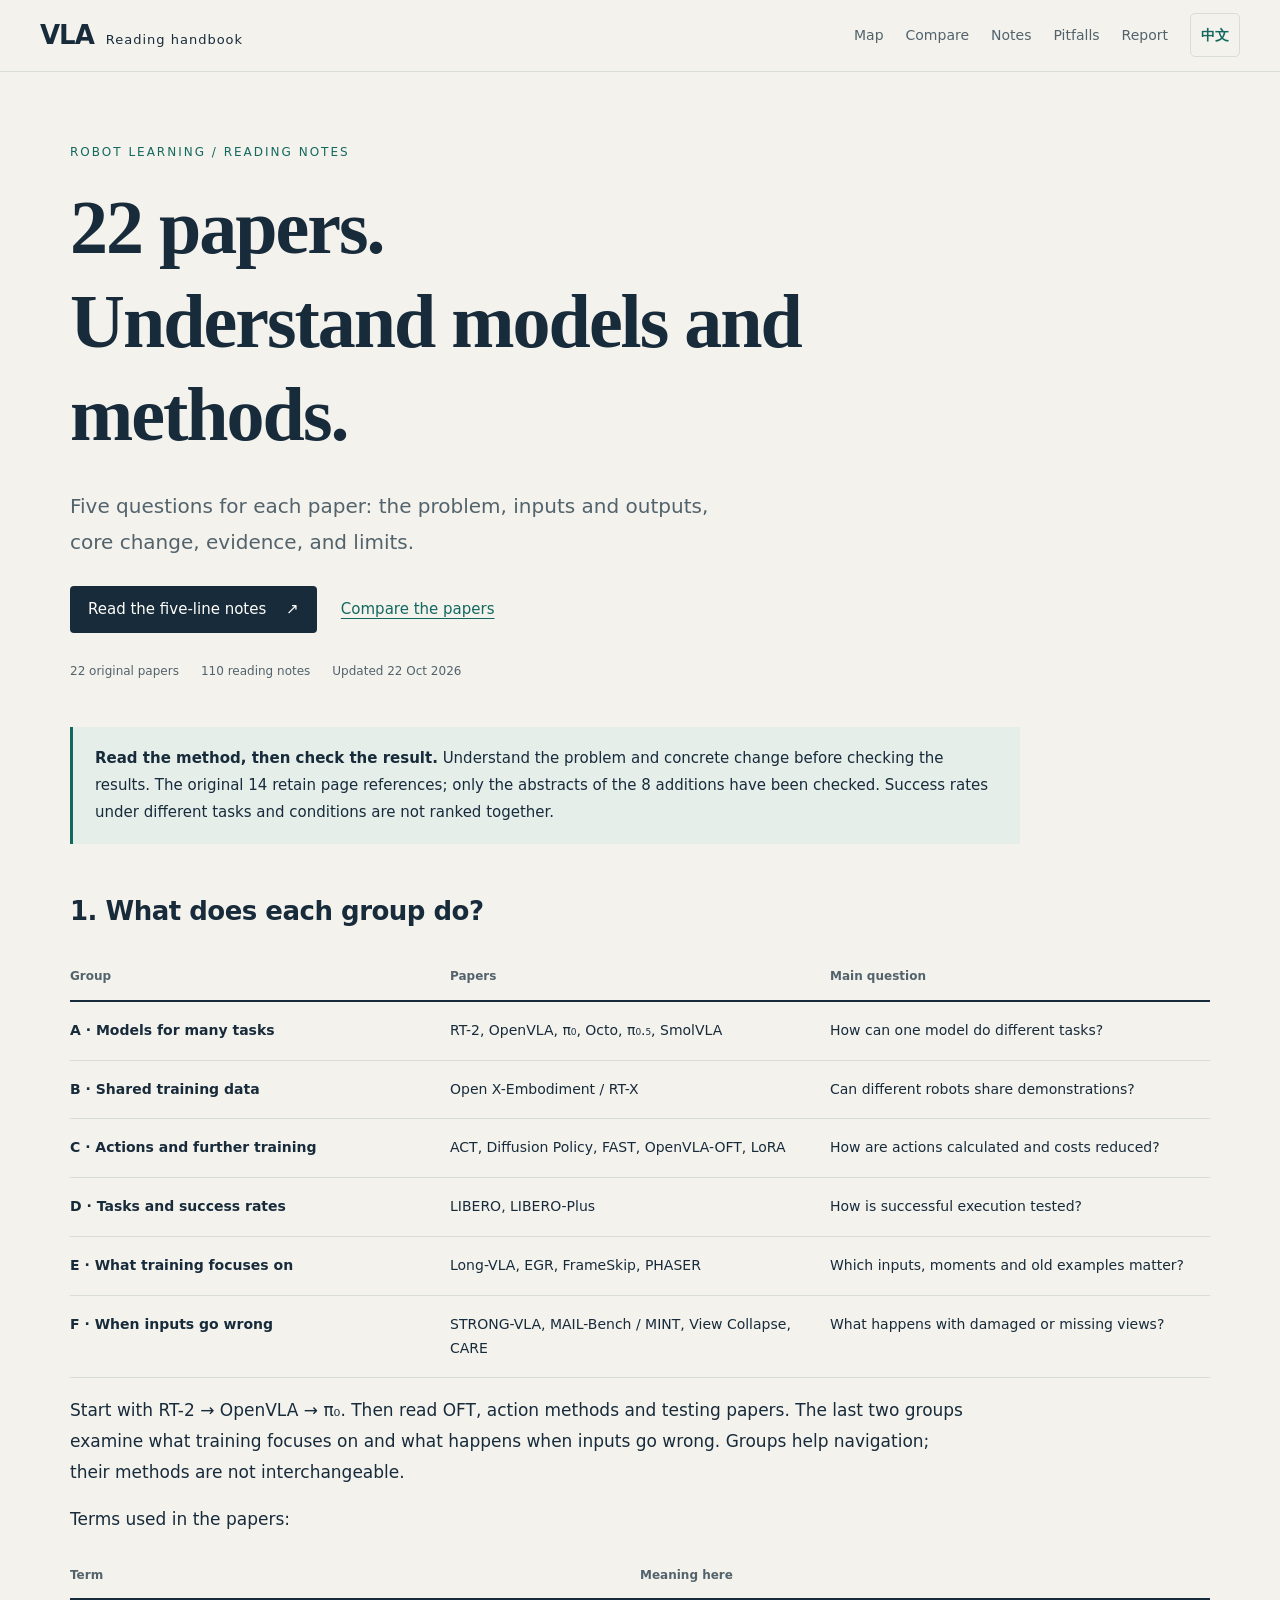
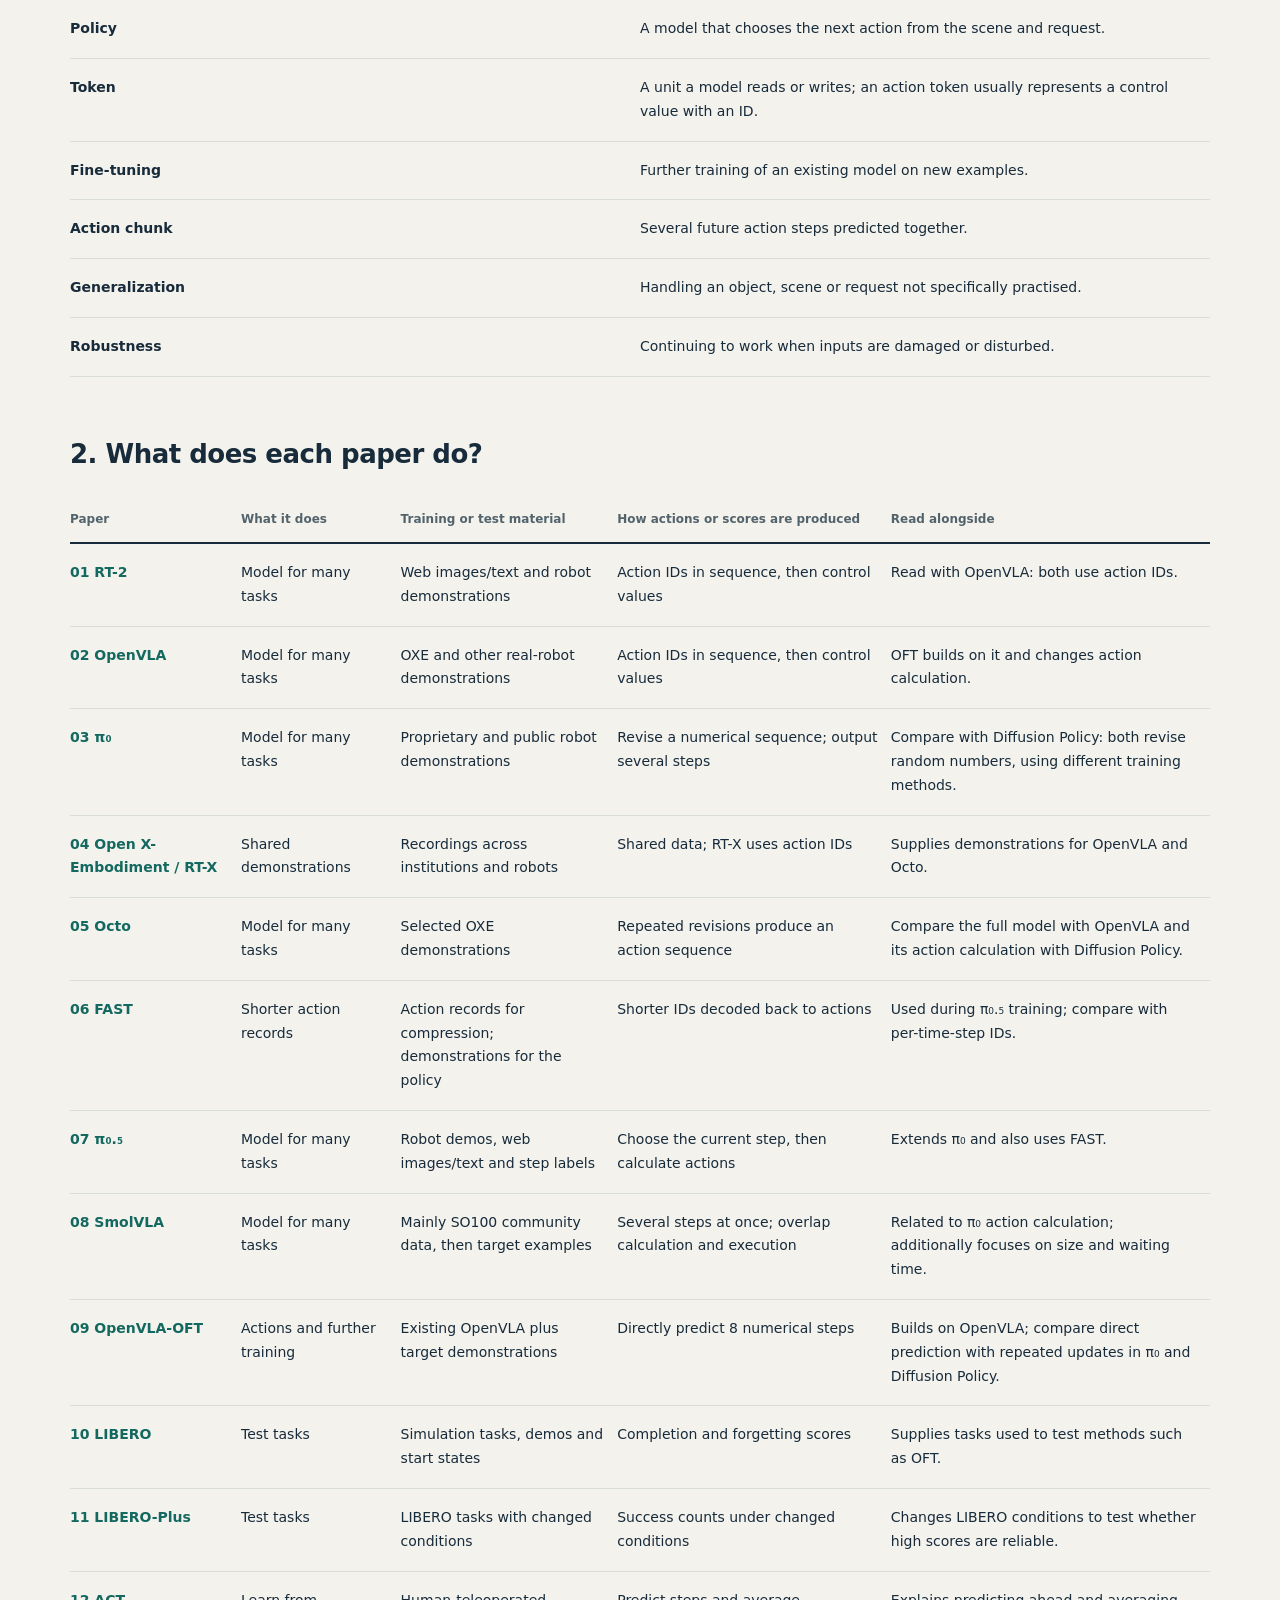
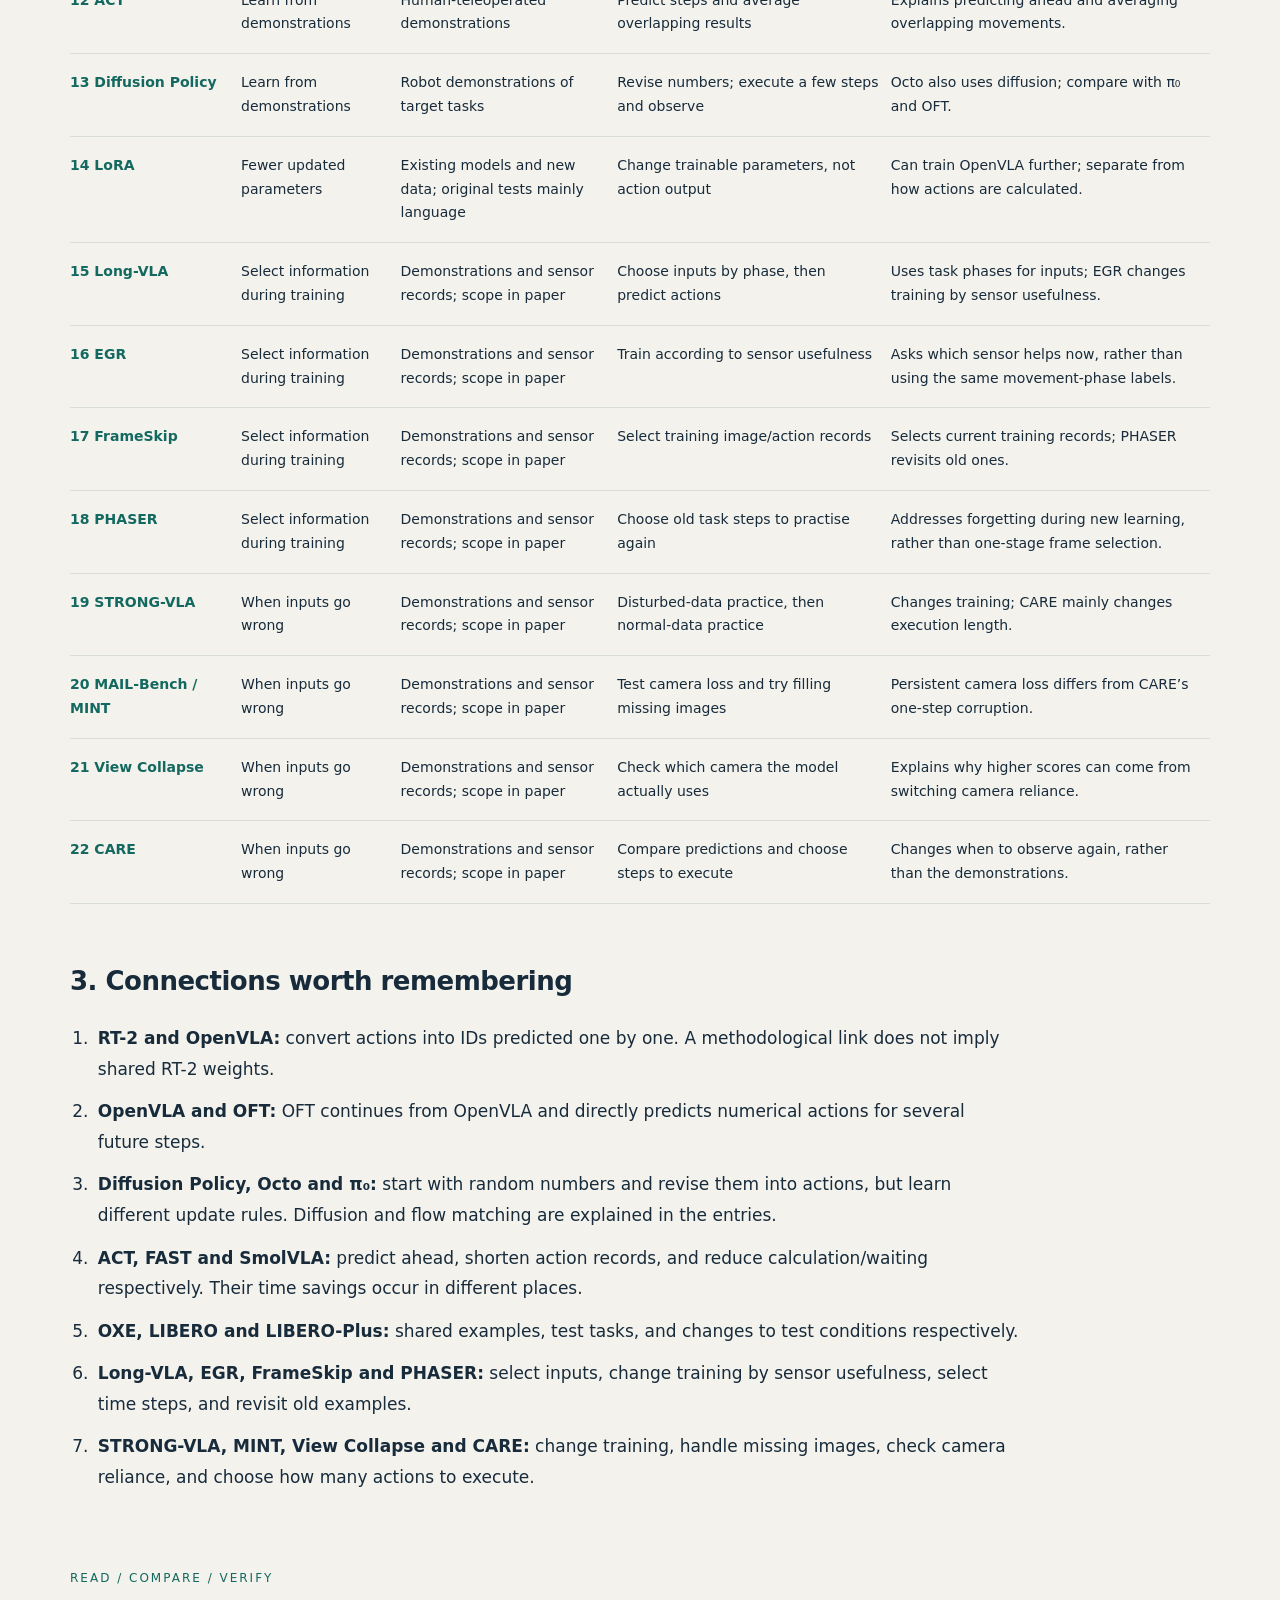
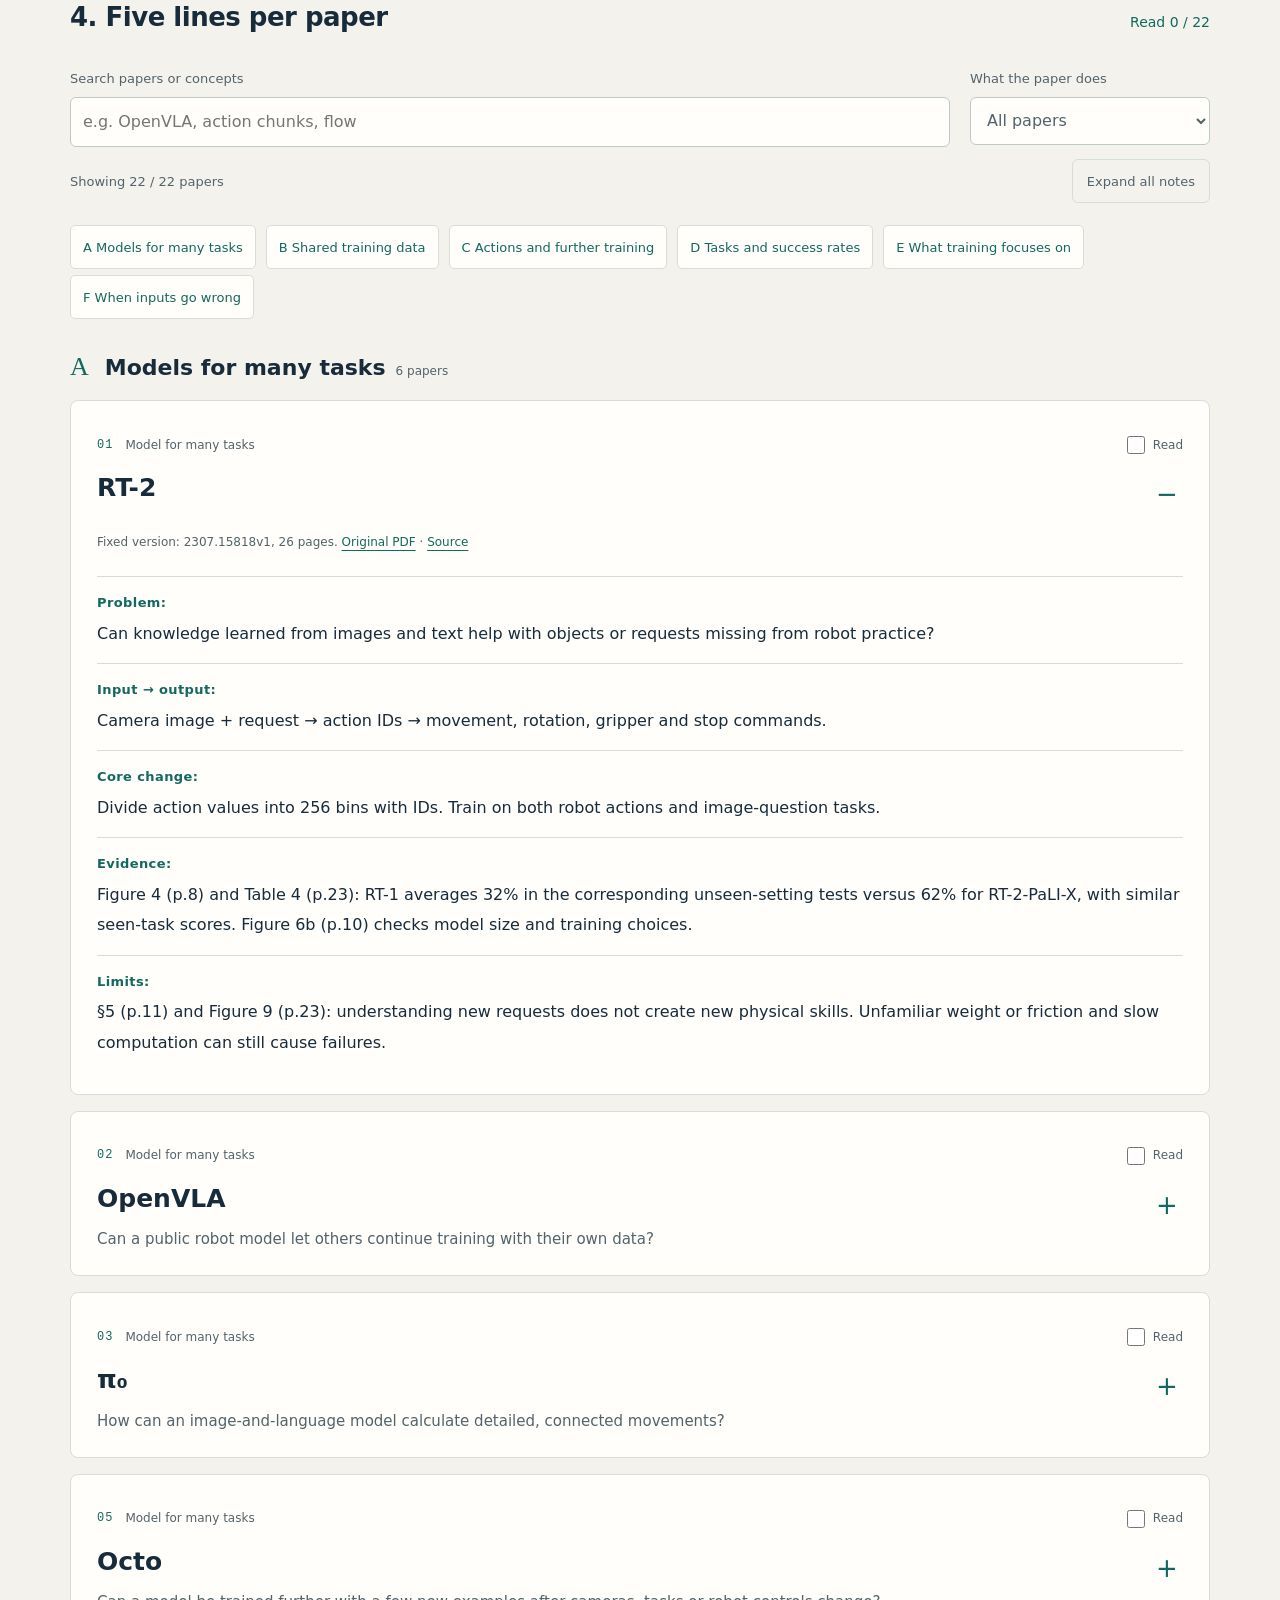
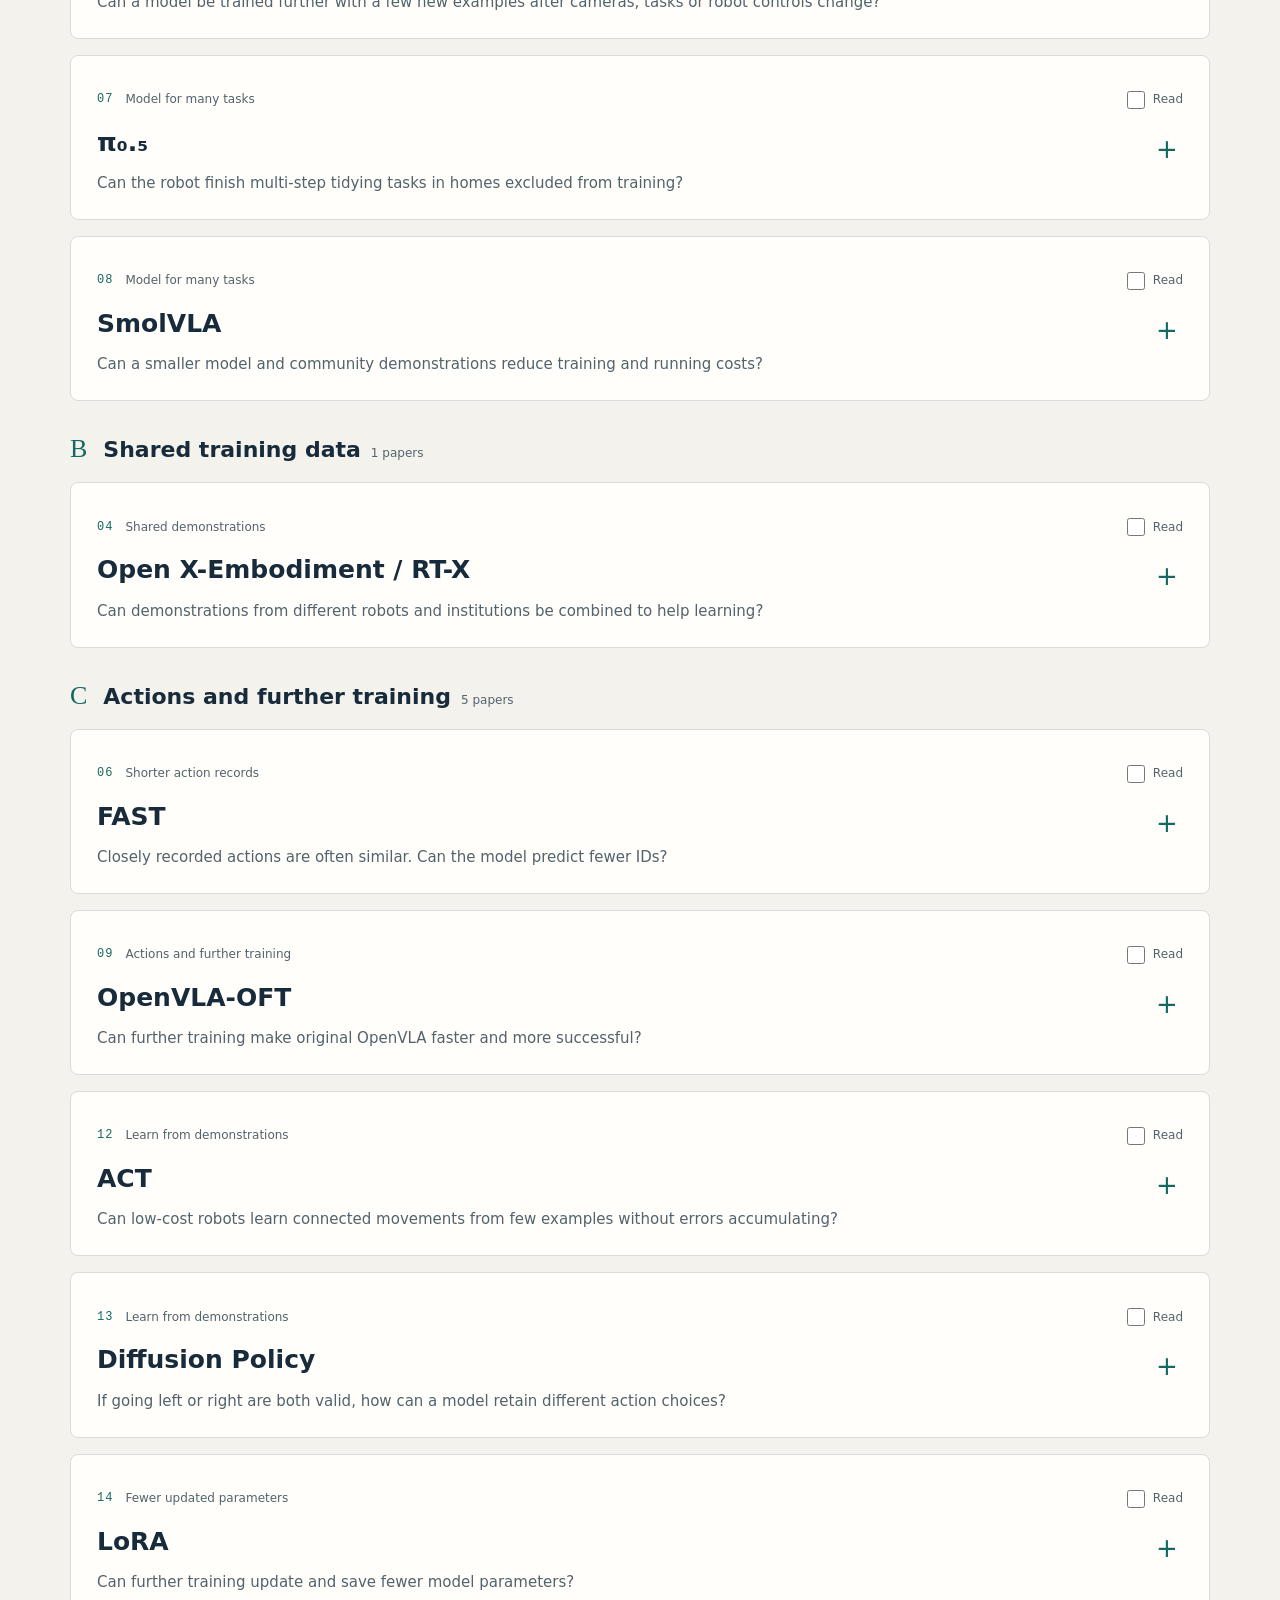
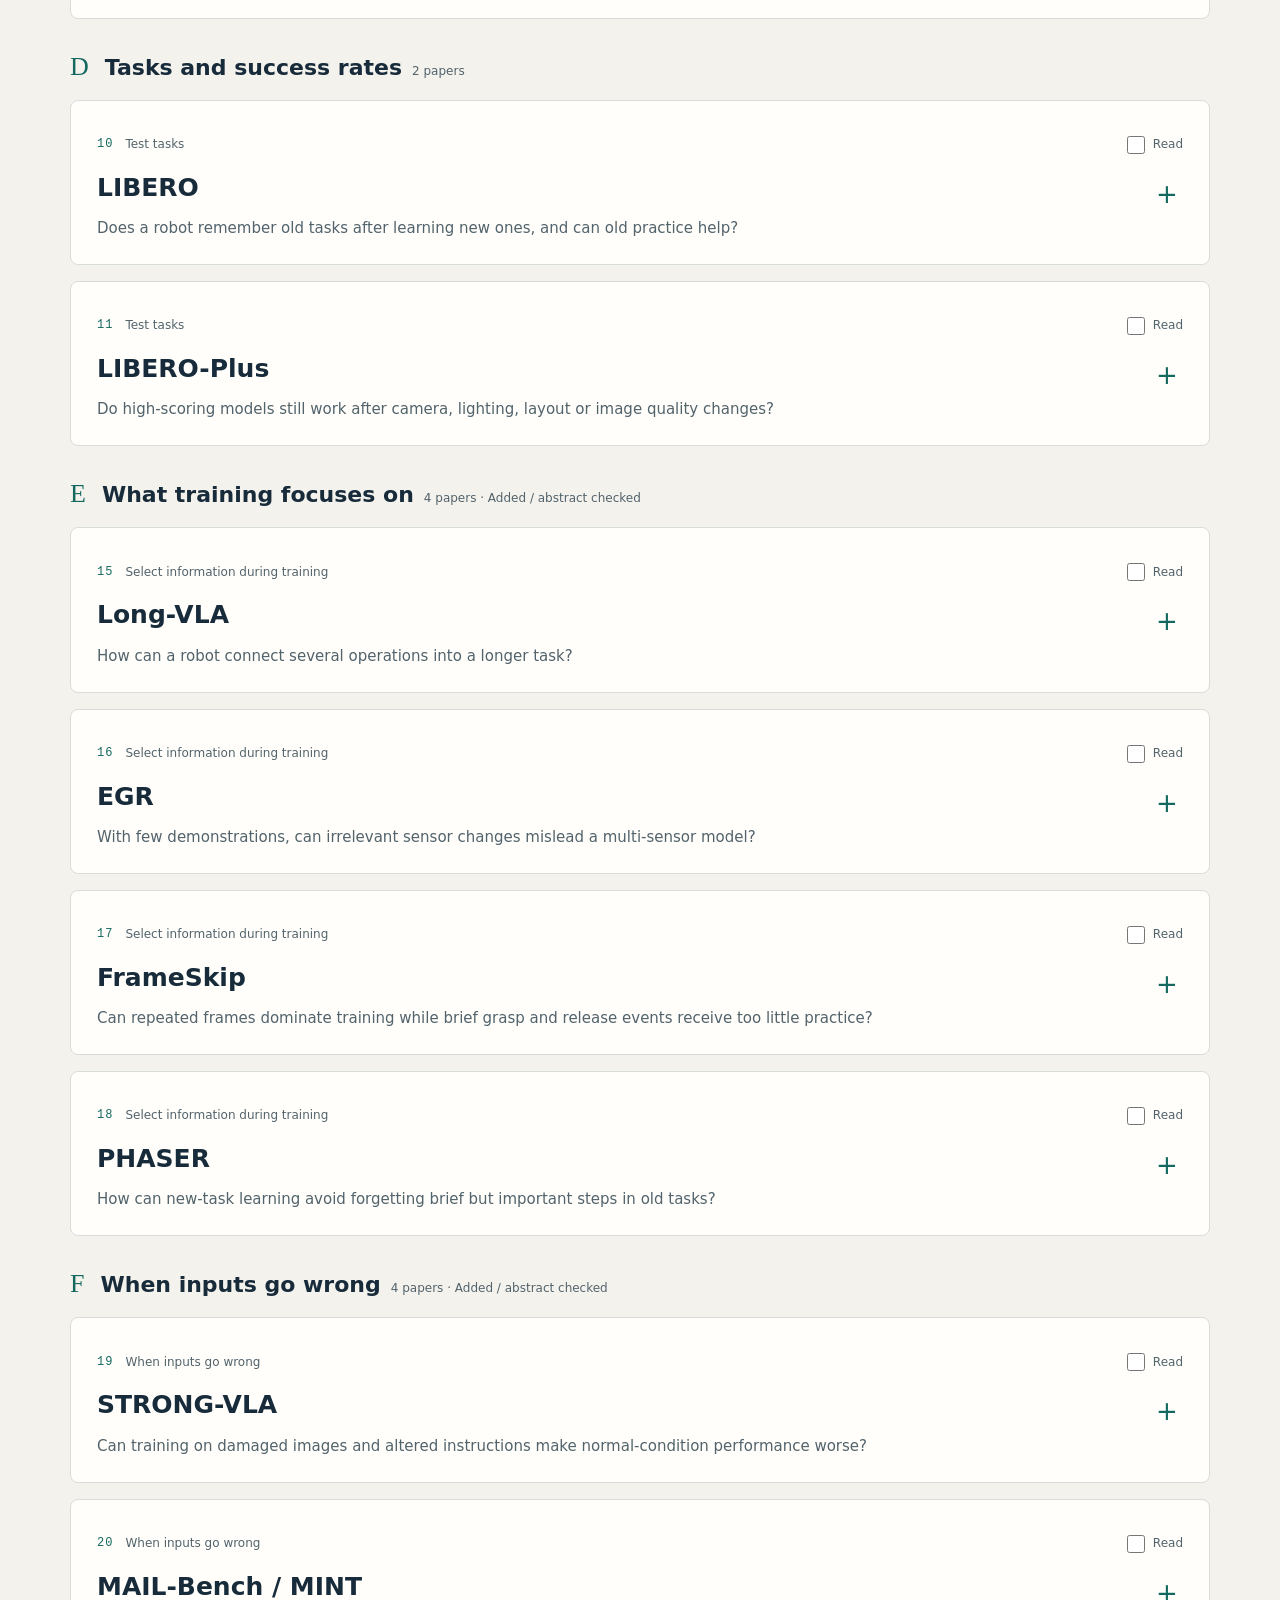
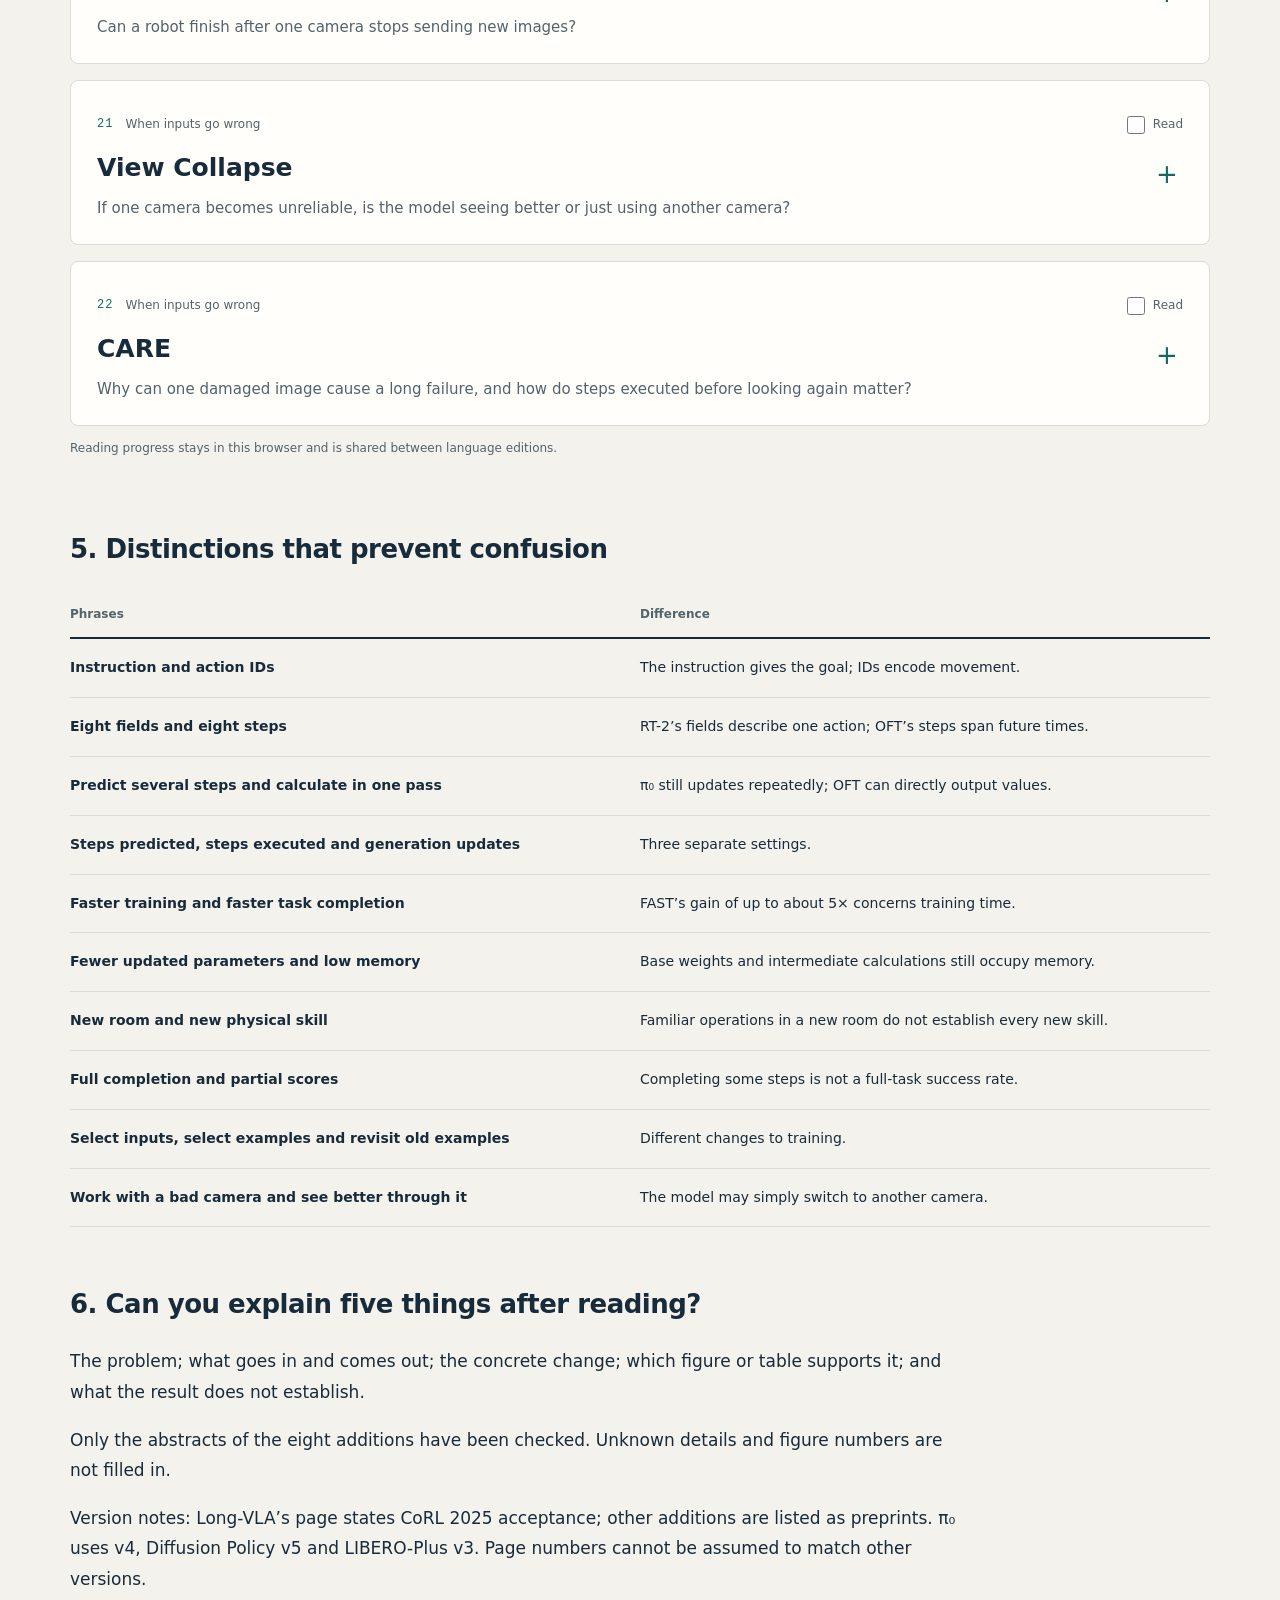
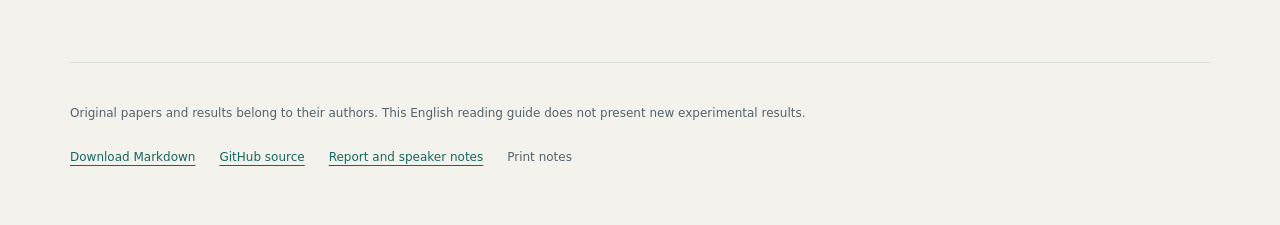
<file: en/reading/index.html>
<!doctype html>
<html lang="en"><head><meta charset="utf-8"><meta name="viewport" content="width=device-width,initial-scale=1,viewport-fit=cover"><meta name="theme-color" content="#f4f2ed"><meta name="description" content="22 VLA papers in English: problems, inputs and outputs, methods, evidence and limitations. A mobile-friendly reading guide and method comparison."><title>22 VLA Papers · English Reading Handbook</title><link rel="icon" href="data:,"><link rel="stylesheet" href="../../reading/reading.css"><script src="../../reading/reading.js" defer></script><script src="../../language.js" defer></script></head>
<body><a class="skip-link" href="#main">Skip to content</a>
<header class="site-header"><a class="wordmark" href="#top">VLA<span>Reading handbook</span></a><nav aria-label="Reading navigation"><a href="#map">Map</a><a href="#comparison">Compare</a><a href="#notes">Notes</a><a href="#pitfalls">Pitfalls</a><a href="../">Report</a><a class="reading-language" href="../../reading/" data-language-switch="../../reading/" lang="zh-CN" hreflang="zh-CN">中文</a></nav></header>
<main id="main"><section class="hero" id="top"><p class="eyebrow">ROBOT LEARNING / READING NOTES</p><h1>22 papers.<br>Understand models and methods.</h1><p class="hero-lead">Five questions for each paper: the problem, inputs and outputs, core change, evidence, and limits.</p><div class="hero-links"><a class="primary-link" href="#notes">Read the five-line notes <span aria-hidden="true">↗</span></a><a href="#comparison">Compare the papers</a></div><div class="hero-meta"><span>22 original papers</span><span>110 reading notes</span><span>Updated 22 Oct 2026</span></div></section>
<aside class="reading-note"><strong>Read the method, then check the result.</strong> Understand the problem and concrete change before checking the results. The original 14 retain page references; only the abstracts of the 8 additions have been checked. Success rates under different tasks and conditions are not ranked together.</aside>
<section class="chapter" id="map"><h2>1. What does each group do?</h2><div class="table-wrap"><table>
<thead>
<tr>
<th>Group</th>
<th>Papers</th>
<th>Main question</th>
</tr>
</thead>
<tbody><tr>
<td data-label="Group">A · Models for many tasks</td>
<td data-label="Papers">RT-2, OpenVLA, π₀, Octo, π₀.₅, SmolVLA</td>
<td data-label="Main question">How can one model do different tasks?</td>
</tr>
<tr>
<td data-label="Group">B · Shared training data</td>
<td data-label="Papers">Open X-Embodiment / RT-X</td>
<td data-label="Main question">Can different robots share demonstrations?</td>
</tr>
<tr>
<td data-label="Group">C · Actions and further training</td>
<td data-label="Papers">ACT, Diffusion Policy, FAST, OpenVLA-OFT, LoRA</td>
<td data-label="Main question">How are actions calculated and costs reduced?</td>
</tr>
<tr>
<td data-label="Group">D · Tasks and success rates</td>
<td data-label="Papers">LIBERO, LIBERO-Plus</td>
<td data-label="Main question">How is successful execution tested?</td>
</tr>
<tr>
<td data-label="Group">E · What training focuses on</td>
<td data-label="Papers">Long-VLA, EGR, FrameSkip, PHASER</td>
<td data-label="Main question">Which inputs, moments and old examples matter?</td>
</tr>
<tr>
<td data-label="Group">F · When inputs go wrong</td>
<td data-label="Papers">STRONG-VLA, MAIL-Bench / MINT, View Collapse, CARE</td>
<td data-label="Main question">What happens with damaged or missing views?</td>
</tr>
</tbody></table></div>
<p>Start with RT-2 → OpenVLA → π₀. Then read OFT, action methods and testing papers. The last two groups examine what training focuses on and what happens when inputs go wrong. Groups help navigation; their methods are not interchangeable.</p>
<p>Terms used in the papers:</p>
<div class="table-wrap"><table>
<thead>
<tr>
<th>Term</th>
<th>Meaning here</th>
</tr>
</thead>
<tbody><tr>
<td data-label="Term">Policy</td>
<td data-label="Meaning here">A model that chooses the next action from the scene and request.</td>
</tr>
<tr>
<td data-label="Term">Token</td>
<td data-label="Meaning here">A unit a model reads or writes; an action token usually represents a control value with an ID.</td>
</tr>
<tr>
<td data-label="Term">Fine-tuning</td>
<td data-label="Meaning here">Further training of an existing model on new examples.</td>
</tr>
<tr>
<td data-label="Term">Action chunk</td>
<td data-label="Meaning here">Several future action steps predicted together.</td>
</tr>
<tr>
<td data-label="Term">Generalization</td>
<td data-label="Meaning here">Handling an object, scene or request not specifically practised.</td>
</tr>
<tr>
<td data-label="Term">Robustness</td>
<td data-label="Meaning here">Continuing to work when inputs are damaged or disturbed.</td>
</tr>
</tbody></table></div>
</section>
<section class="chapter" id="comparison"><h2>2. What does each paper do?</h2><div class="table-wrap"><table>
<thead>
<tr>
<th>Paper</th>
<th>What it does</th>
<th>Training or test material</th>
<th>How actions or scores are produced</th>
<th>Read alongside</th>
</tr>
</thead>
<tbody><tr>
<td data-label="Paper"><a href="#paper-01">01 RT-2</a></td>
<td data-label="What it does">Model for many tasks</td>
<td data-label="Training or test material">Web images/text and robot demonstrations</td>
<td data-label="How actions or scores are produced">Action IDs in sequence, then control values</td>
<td data-label="Read alongside">Read with OpenVLA: both use action IDs.</td>
</tr>
<tr>
<td data-label="Paper"><a href="#paper-02">02 OpenVLA</a></td>
<td data-label="What it does">Model for many tasks</td>
<td data-label="Training or test material">OXE and other real-robot demonstrations</td>
<td data-label="How actions or scores are produced">Action IDs in sequence, then control values</td>
<td data-label="Read alongside">OFT builds on it and changes action calculation.</td>
</tr>
<tr>
<td data-label="Paper"><a href="#paper-03">03 π₀</a></td>
<td data-label="What it does">Model for many tasks</td>
<td data-label="Training or test material">Proprietary and public robot demonstrations</td>
<td data-label="How actions or scores are produced">Revise a numerical sequence; output several steps</td>
<td data-label="Read alongside">Compare with Diffusion Policy: both revise random numbers, using different training methods.</td>
</tr>
<tr>
<td data-label="Paper"><a href="#paper-04">04 Open X-Embodiment / RT-X</a></td>
<td data-label="What it does">Shared demonstrations</td>
<td data-label="Training or test material">Recordings across institutions and robots</td>
<td data-label="How actions or scores are produced">Shared data; RT-X uses action IDs</td>
<td data-label="Read alongside">Supplies demonstrations for OpenVLA and Octo.</td>
</tr>
<tr>
<td data-label="Paper"><a href="#paper-05">05 Octo</a></td>
<td data-label="What it does">Model for many tasks</td>
<td data-label="Training or test material">Selected OXE demonstrations</td>
<td data-label="How actions or scores are produced">Repeated revisions produce an action sequence</td>
<td data-label="Read alongside">Compare the full model with OpenVLA and its action calculation with Diffusion Policy.</td>
</tr>
<tr>
<td data-label="Paper"><a href="#paper-06">06 FAST</a></td>
<td data-label="What it does">Shorter action records</td>
<td data-label="Training or test material">Action records for compression; demonstrations for the policy</td>
<td data-label="How actions or scores are produced">Shorter IDs decoded back to actions</td>
<td data-label="Read alongside">Used during π₀.₅ training; compare with per-time-step IDs.</td>
</tr>
<tr>
<td data-label="Paper"><a href="#paper-07">07 π₀.₅</a></td>
<td data-label="What it does">Model for many tasks</td>
<td data-label="Training or test material">Robot demos, web images/text and step labels</td>
<td data-label="How actions or scores are produced">Choose the current step, then calculate actions</td>
<td data-label="Read alongside">Extends π₀ and also uses FAST.</td>
</tr>
<tr>
<td data-label="Paper"><a href="#paper-08">08 SmolVLA</a></td>
<td data-label="What it does">Model for many tasks</td>
<td data-label="Training or test material">Mainly SO100 community data, then target examples</td>
<td data-label="How actions or scores are produced">Several steps at once; overlap calculation and execution</td>
<td data-label="Read alongside">Related to π₀ action calculation; additionally focuses on size and waiting time.</td>
</tr>
<tr>
<td data-label="Paper"><a href="#paper-09">09 OpenVLA-OFT</a></td>
<td data-label="What it does">Actions and further training</td>
<td data-label="Training or test material">Existing OpenVLA plus target demonstrations</td>
<td data-label="How actions or scores are produced">Directly predict 8 numerical steps</td>
<td data-label="Read alongside">Builds on OpenVLA; compare direct prediction with repeated updates in π₀ and Diffusion Policy.</td>
</tr>
<tr>
<td data-label="Paper"><a href="#paper-10">10 LIBERO</a></td>
<td data-label="What it does">Test tasks</td>
<td data-label="Training or test material">Simulation tasks, demos and start states</td>
<td data-label="How actions or scores are produced">Completion and forgetting scores</td>
<td data-label="Read alongside">Supplies tasks used to test methods such as OFT.</td>
</tr>
<tr>
<td data-label="Paper"><a href="#paper-11">11 LIBERO-Plus</a></td>
<td data-label="What it does">Test tasks</td>
<td data-label="Training or test material">LIBERO tasks with changed conditions</td>
<td data-label="How actions or scores are produced">Success counts under changed conditions</td>
<td data-label="Read alongside">Changes LIBERO conditions to test whether high scores are reliable.</td>
</tr>
<tr>
<td data-label="Paper"><a href="#paper-12">12 ACT</a></td>
<td data-label="What it does">Learn from demonstrations</td>
<td data-label="Training or test material">Human-teleoperated demonstrations</td>
<td data-label="How actions or scores are produced">Predict steps and average overlapping results</td>
<td data-label="Read alongside">Explains predicting ahead and averaging overlapping movements.</td>
</tr>
<tr>
<td data-label="Paper"><a href="#paper-13">13 Diffusion Policy</a></td>
<td data-label="What it does">Learn from demonstrations</td>
<td data-label="Training or test material">Robot demonstrations of target tasks</td>
<td data-label="How actions or scores are produced">Revise numbers; execute a few steps and observe</td>
<td data-label="Read alongside">Octo also uses diffusion; compare with π₀ and OFT.</td>
</tr>
<tr>
<td data-label="Paper"><a href="#paper-14">14 LoRA</a></td>
<td data-label="What it does">Fewer updated parameters</td>
<td data-label="Training or test material">Existing models and new data; original tests mainly language</td>
<td data-label="How actions or scores are produced">Change trainable parameters, not action output</td>
<td data-label="Read alongside">Can train OpenVLA further; separate from how actions are calculated.</td>
</tr>
<tr>
<td data-label="Paper"><a href="#paper-15">15 Long-VLA</a></td>
<td data-label="What it does">Select information during training</td>
<td data-label="Training or test material">Demonstrations and sensor records; scope in paper</td>
<td data-label="How actions or scores are produced">Choose inputs by phase, then predict actions</td>
<td data-label="Read alongside">Uses task phases for inputs; EGR changes training by sensor usefulness.</td>
</tr>
<tr>
<td data-label="Paper"><a href="#paper-16">16 EGR</a></td>
<td data-label="What it does">Select information during training</td>
<td data-label="Training or test material">Demonstrations and sensor records; scope in paper</td>
<td data-label="How actions or scores are produced">Train according to sensor usefulness</td>
<td data-label="Read alongside">Asks which sensor helps now, rather than using the same movement-phase labels.</td>
</tr>
<tr>
<td data-label="Paper"><a href="#paper-17">17 FrameSkip</a></td>
<td data-label="What it does">Select information during training</td>
<td data-label="Training or test material">Demonstrations and sensor records; scope in paper</td>
<td data-label="How actions or scores are produced">Select training image/action records</td>
<td data-label="Read alongside">Selects current training records; PHASER revisits old ones.</td>
</tr>
<tr>
<td data-label="Paper"><a href="#paper-18">18 PHASER</a></td>
<td data-label="What it does">Select information during training</td>
<td data-label="Training or test material">Demonstrations and sensor records; scope in paper</td>
<td data-label="How actions or scores are produced">Choose old task steps to practise again</td>
<td data-label="Read alongside">Addresses forgetting during new learning, rather than one-stage frame selection.</td>
</tr>
<tr>
<td data-label="Paper"><a href="#paper-19">19 STRONG-VLA</a></td>
<td data-label="What it does">When inputs go wrong</td>
<td data-label="Training or test material">Demonstrations and sensor records; scope in paper</td>
<td data-label="How actions or scores are produced">Disturbed-data practice, then normal-data practice</td>
<td data-label="Read alongside">Changes training; CARE mainly changes execution length.</td>
</tr>
<tr>
<td data-label="Paper"><a href="#paper-20">20 MAIL-Bench / MINT</a></td>
<td data-label="What it does">When inputs go wrong</td>
<td data-label="Training or test material">Demonstrations and sensor records; scope in paper</td>
<td data-label="How actions or scores are produced">Test camera loss and try filling missing images</td>
<td data-label="Read alongside">Persistent camera loss differs from CARE’s one-step corruption.</td>
</tr>
<tr>
<td data-label="Paper"><a href="#paper-21">21 View Collapse</a></td>
<td data-label="What it does">When inputs go wrong</td>
<td data-label="Training or test material">Demonstrations and sensor records; scope in paper</td>
<td data-label="How actions or scores are produced">Check which camera the model actually uses</td>
<td data-label="Read alongside">Explains why higher scores can come from switching camera reliance.</td>
</tr>
<tr>
<td data-label="Paper"><a href="#paper-22">22 CARE</a></td>
<td data-label="What it does">When inputs go wrong</td>
<td data-label="Training or test material">Demonstrations and sensor records; scope in paper</td>
<td data-label="How actions or scores are produced">Compare predictions and choose steps to execute</td>
<td data-label="Read alongside">Changes when to observe again, rather than the demonstrations.</td>
</tr>
</tbody></table></div>
</section>
<section class="chapter" id="relationships"><h2>3. Connections worth remembering</h2><ol>
<li><strong>RT-2 and OpenVLA:</strong> convert actions into IDs predicted one by one. A methodological link does not imply shared RT-2 weights.</li>
<li><strong>OpenVLA and OFT:</strong> OFT continues from OpenVLA and directly predicts numerical actions for several future steps.</li>
<li><strong>Diffusion Policy, Octo and π₀:</strong> start with random numbers and revise them into actions, but learn different update rules. Diffusion and flow matching are explained in the entries.</li>
<li><strong>ACT, FAST and SmolVLA:</strong> predict ahead, shorten action records, and reduce calculation/waiting respectively. Their time savings occur in different places.</li>
<li><strong>OXE, LIBERO and LIBERO-Plus:</strong> shared examples, test tasks, and changes to test conditions respectively.</li>
<li><strong>Long-VLA, EGR, FrameSkip and PHASER:</strong> select inputs, change training by sensor usefulness, select time steps, and revisit old examples.</li>
<li><strong>STRONG-VLA, MINT, View Collapse and CARE:</strong> change training, handle missing images, check camera reliance, and choose how many actions to execute.</li>
</ol>
</section>
<section class="chapter" id="notes"><div class="chapter-heading"><div><p class="eyebrow">READ / COMPARE / VERIFY</p><h2>4. Five lines per paper</h2></div><p id="progress" aria-live="polite">Read 0 / 22</p></div>
<div class="reading-controls"><label class="search-label" for="paper-search">Search papers or concepts<input id="paper-search" type="search" placeholder="e.g. OpenVLA, action chunks, flow" autocomplete="off"></label><label for="paper-category">What the paper does<select id="paper-category"><option value="all">All papers</option><option value="policy">Models for many tasks · 6 papers</option><option value="data">Shared training data · 1 papers</option><option value="method">Actions and further training · 5 papers</option><option value="benchmark">Tasks and success rates · 2 papers</option><option value="phase">What training focuses on · 4 papers</option><option value="robust">When inputs go wrong · 4 papers</option></select></label></div>
<div class="list-tools"><span id="results" aria-live="polite">Showing 22 / 22 papers</span><button id="toggle-all" type="button">Expand all notes</button></div>
<nav class="group-jumps" aria-label="Jump by theme"><a href="#group-policy">A Models for many tasks</a><a href="#group-data">B Shared training data</a><a href="#group-method">C Actions and further training</a><a href="#group-benchmark">D Tasks and success rates</a><a href="#group-phase">E What training focuses on</a><a href="#group-robust">F When inputs go wrong</a></nav><section class="paper-group" data-group="policy" id="group-policy" aria-labelledby="group-title-policy"><h3 class="group-title" id="group-title-policy"><span>A</span>Models for many tasks <small>6 papers</small></h3><div class="paper-list"><article class="paper" id="paper-01" data-category="policy">
  <div class="paper-top"><span class="paper-number">01</span><span class="paper-role">Model for many tasks</span><label class="read-toggle"><input type="checkbox" data-read="01"><span>Read</span></label></div>
  <details open><summary><h3>RT-2</h3><span class="preview">Can knowledge learned from images and text help with objects or requests missing from robot practice?</span><span class="expand-label" aria-hidden="true"></span></summary><div class="paper-content"><p>Fixed version: 2307.15818v1, 26 pages. <a href="https://arxiv.org/pdf/2307.15818v1">Original PDF</a> · <a href="https://arxiv.org/abs/2307.15818v1">Source</a></p>
<ul>
<li><strong>Problem:</strong> Can knowledge learned from images and text help with objects or requests missing from robot practice?</li>
<li><strong>Input → output:</strong> Camera image + request → action IDs → movement, rotation, gripper and stop commands.</li>
<li><strong>Core change:</strong> Divide action values into 256 bins with IDs. Train on both robot actions and image-question tasks.</li>
<li><strong>Evidence:</strong> Figure 4 (p.8) and Table 4 (p.23): RT-1 averages 32% in the corresponding unseen-setting tests versus 62% for RT-2-PaLI-X, with similar seen-task scores. Figure 6b (p.10) checks model size and training choices.</li>
<li><strong>Limits:</strong> §5 (p.11) and Figure 9 (p.23): understanding new requests does not create new physical skills. Unfamiliar weight or friction and slow computation can still cause failures.</li>
</ul>
</div></details></article>
<article class="paper" id="paper-02" data-category="policy">
  <div class="paper-top"><span class="paper-number">02</span><span class="paper-role">Model for many tasks</span><label class="read-toggle"><input type="checkbox" data-read="02"><span>Read</span></label></div>
  <details><summary><h3>OpenVLA</h3><span class="preview">Can a public robot model let others continue training with their own data?</span><span class="expand-label" aria-hidden="true"></span></summary><div class="paper-content"><p>Fixed version: 2406.09246v3, 37 pages. <a href="https://arxiv.org/pdf/2406.09246v3">Original PDF</a> · <a href="https://arxiv.org/abs/2406.09246v3">Source</a></p>
<ul>
<li><strong>Problem:</strong> Can a public robot model let others continue training with their own data?</li>
<li><strong>Input → output:</strong> Original version: one image + instruction → action IDs one by one → movement values.</li>
<li><strong>Core change:</strong> DINOv2 and SigLIP process images; a language model uses those outputs with the instruction. Release weights and code, and test updates to a small set of parameters.</li>
<li><strong>Evidence:</strong> Figure 5 (p.9) tests further training on another robot. Table 1 (p.10) compares LoRA with updating all weights; it uses a smaller data mixture and SigLIP-only model variant. Main model: Figure 2 (p.4).</li>
<li><strong>Limits:</strong> §6 (p.11): the original mainly uses one image and calculates IDs in sequence. Later OFT multi-camera support is not an original-version capability.</li>
</ul>
</div></details></article>
<article class="paper" id="paper-03" data-category="policy">
  <div class="paper-top"><span class="paper-number">03</span><span class="paper-role">Model for many tasks</span><label class="read-toggle"><input type="checkbox" data-read="03"><span>Read</span></label></div>
  <details><summary><h3>π₀</h3><span class="preview">How can an image-and-language model calculate detailed, connected movements?</span><span class="expand-label" aria-hidden="true"></span></summary><div class="paper-content"><p>Fixed version: 2410.24164v4, 17 pages. <a href="https://arxiv.org/pdf/2410.24164v4">Original PDF</a> · <a href="https://arxiv.org/abs/2410.24164v4">Source</a></p>
<ul>
<li><strong>Problem:</strong> How can an image-and-language model calculate detailed, connected movements?</li>
<li><strong>Input → output:</strong> Camera views + instruction + robot state → a sequence of future actions → execute actions from it.</li>
<li><strong>Core change:</strong> Add a network for actions. Start with random numbers and repeatedly update them toward demonstrated actions, called flow matching. Learn varied tasks, then practise target tasks.</li>
<li><strong>Evidence:</strong> Figure 7 (p.8) tests without target-specific training; Figure 11 (p.10) varies new demonstration counts; Figure 13 (p.11) tests further practice on difficult tasks. Network: Figure 3 (p.4).</li>
<li><strong>Limits:</strong> §VII (pp.11–12): some tasks remain unreliable. Data amounts and transfer to other tasks or robots remain unresolved. State whether target-task training was used.</li>
</ul>
</div></details></article>
<article class="paper" id="paper-05" data-category="policy">
  <div class="paper-top"><span class="paper-number">05</span><span class="paper-role">Model for many tasks</span><label class="read-toggle"><input type="checkbox" data-read="05"><span>Read</span></label></div>
  <details><summary><h3>Octo</h3><span class="preview">Can a model be trained further with a few new examples after cameras, tasks or robot controls change?</span><span class="expand-label" aria-hidden="true"></span></summary><div class="paper-content"><p>Fixed version: 2405.12213v2, 17 pages. <a href="https://arxiv.org/pdf/2405.12213v2">Original PDF</a> · <a href="https://arxiv.org/abs/2405.12213v2">Source</a></p>
<ul>
<li><strong>Problem:</strong> Can a model be trained further with a few new examples after cameras, tasks or robot controls change?</li>
<li><strong>Input → output:</strong> Images, optional robot state, and an instruction or goal image → a sequence of future actions.</li>
<li><strong>Core change:</strong> Use replaceable parts for reading inputs and producing actions; first train on about 800,000 demonstrations. Generate actions by repeatedly revising random numbers.</li>
<li><strong>Evidence:</strong> Table I (p.7) compares shared-data training followed by target practice with starting from scratch. Table II (p.7) changes networks and data. Without-target-training scores: Figure 5 (p.6); network: Figure 2 (p.3).</li>
<li><strong>Limits:</strong> §V (p.8): replaceable input parts do not guarantee untrained use of any new camera or robot. Wrist-camera and instruction use still depend on the data.</li>
</ul>
</div></details></article>
<article class="paper" id="paper-07" data-category="policy">
  <div class="paper-top"><span class="paper-number">07</span><span class="paper-role">Model for many tasks</span><label class="read-toggle"><input type="checkbox" data-read="07"><span>Read</span></label></div>
  <details><summary><h3>π₀.₅</h3><span class="preview">Can the robot finish multi-step tidying tasks in homes excluded from training?</span><span class="expand-label" aria-hidden="true"></span></summary><div class="paper-content"><p>Fixed version: 2504.16054v1, 19 pages. <a href="https://arxiv.org/pdf/2504.16054v1">Original PDF</a> · <a href="https://arxiv.org/abs/2504.16054v1">Source</a></p>
<ul>
<li><strong>Problem:</strong> Can the robot finish multi-step tidying tasks in homes excluded from training?</li>
<li><strong>Input → output:</strong> Images + request + robot state → choose the current step → calculate its movements.</li>
<li><strong>Core change:</strong> Learn from robot actions, image-text tasks and step labels. First learn FAST action IDs, then continue training an action network and the choice of current subtask.</li>
<li><strong>Evidence:</strong> Figure 7 (p.8) measures steps completed in new homes. Figures 10–11 (p.10) remove training sources one at a time. Removing other-robot data reduces scores; web-data effects depend on the test and are not always clear. Training: Figure 3 (p.4).</li>
<li><strong>Limits:</strong> §VI (pp.11–12): unfamiliar handles, occlusion and wrong subtask choices still cause failures. A new home does not make every physical skill new or establish reliability anywhere.</li>
</ul>
</div></details></article>
<article class="paper" id="paper-08" data-category="policy">
  <div class="paper-top"><span class="paper-number">08</span><span class="paper-role">Model for many tasks</span><label class="read-toggle"><input type="checkbox" data-read="08"><span>Read</span></label></div>
  <details><summary><h3>SmolVLA</h3><span class="preview">Can a smaller model and community demonstrations reduce training and running costs?</span><span class="expand-label" aria-hidden="true"></span></summary><div class="paper-content"><p>Fixed version: 2506.01844v1, 24 pages. <a href="https://arxiv.org/pdf/2506.01844v1">Original PDF</a> · <a href="https://arxiv.org/abs/2506.01844v1">Source</a></p>
<ul>
<li><strong>Problem:</strong> Can a smaller model and community demonstrations reduce training and running costs?</li>
<li><strong>Input → output:</strong> Cameras + instruction + robot state → an action sequence; calculate the next one while executing the current one.</li>
<li><strong>Core change:</strong> Use about 450 million parameters, fewer network layers and community data. Overlap prediction and execution to reduce waiting.</li>
<li><strong>Evidence:</strong> Tables 2–4 (p.11) compare simulation and real tasks. Figure 5 (p.12) shows shorter task time with overlapping calculation/execution, but lower sorting success. Network: Figure 1; component-removal tests: Tables 6–13 (pp.13–14).</li>
<li><strong>Limits:</strong> §5.1 (pp.14–15): original community data mainly uses SO100. Results after training on another platform do not establish untrained use on any robot.</li>
</ul>
</div></details></article></div></section>
<section class="paper-group" data-group="data" id="group-data" aria-labelledby="group-title-data"><h3 class="group-title" id="group-title-data"><span>B</span>Shared training data <small>1 papers</small></h3><div class="paper-list"><article class="paper" id="paper-04" data-category="data">
  <div class="paper-top"><span class="paper-number">04</span><span class="paper-role">Shared demonstrations</span><label class="read-toggle"><input type="checkbox" data-read="04"><span>Read</span></label></div>
  <details><summary><h3>Open X-Embodiment / RT-X</h3><span class="preview">Can demonstrations from different robots and institutions be combined to help learning?</span><span class="expand-label" aria-hidden="true"></span></summary><div class="paper-content"><p>Fixed version: 2310.08864v9, 12 pages. <a href="https://arxiv.org/pdf/2310.08864v9">Original PDF</a> · <a href="https://arxiv.org/abs/2310.08864v9">Source</a></p>
<ul>
<li><strong>Problem:</strong> Can demonstrations from different robots and institutions be combined to help learning?</li>
<li><strong>Input → output:</strong> Robot recordings → a shared data format; RT-X then uses images and instructions to predict action IDs.</li>
<li><strong>Core change:</strong> Organize demonstrations and test with RT-1-X/RT-2-X whether other robots’ data improves a target robot.</li>
<li><strong>Evidence:</strong> Figures 4–5 (pp.5–6) compare target-robot data alone with added data from other robots. Data: Figure 2 (p.3); models: Figure 3 (p.4).</li>
<li><strong>Limits:</strong> §VI (pp.6–7): tested robots do not cover every design. Shared files do not guarantee matching units or coordinate directions. New robots can still need further training.</li>
</ul>
</div></details></article></div></section>
<section class="paper-group" data-group="method" id="group-method" aria-labelledby="group-title-method"><h3 class="group-title" id="group-title-method"><span>C</span>Actions and further training <small>5 papers</small></h3><div class="paper-list"><article class="paper" id="paper-06" data-category="method">
  <div class="paper-top"><span class="paper-number">06</span><span class="paper-role">Shorter action records</span><label class="read-toggle"><input type="checkbox" data-read="06"><span>Read</span></label></div>
  <details><summary><h3>FAST</h3><span class="preview">Closely recorded actions are often similar. Can the model predict fewer IDs?</span><span class="expand-label" aria-hidden="true"></span></summary><div class="paper-content"><p>Fixed version: 2501.09747v1, 19 pages. <a href="https://arxiv.org/pdf/2501.09747v1">Original PDF</a> · <a href="https://arxiv.org/abs/2501.09747v1">Source</a></p>
<ul>
<li><strong>Problem:</strong> Closely recorded actions are often similar. Can the model predict fewer IDs?</li>
<li><strong>Input → output:</strong> Action sequence → numbers describing its changes → scale and round → shorter IDs; decode back into actions before execution.</li>
<li><strong>Core change:</strong> DCT rewrites the sequence as a sum of waves with different rates, recording how much of each wave is used. Round them and use BPE IDs for common number sequences. FAST+ is a general tokenizer; π₀-FAST is a policy using it.</li>
<li><strong>Evidence:</strong> Figure 4 (p.5) shows actions becoming shorter IDs. Figure 6 (p.8) compares recording methods; Figure 11 (p.10) and Figure 1 check training time.</li>
<li><strong>Limits:</strong> §VI-E and §VII (pp.9–11): the gain of up to about 5× concerns training time. IDs still need sequential prediction. Shorter records can lose more movement detail.</li>
</ul>
</div></details></article>
<article class="paper" id="paper-09" data-category="method">
  <div class="paper-top"><span class="paper-number">09</span><span class="paper-role">Actions and further training</span><label class="read-toggle"><input type="checkbox" data-read="09"><span>Read</span></label></div>
  <details><summary><h3>OpenVLA-OFT</h3><span class="preview">Can further training make original OpenVLA faster and more successful?</span><span class="expand-label" aria-hidden="true"></span></summary><div class="paper-content"><p>Fixed version: 2502.19645v2, 24 pages. <a href="https://arxiv.org/pdf/2502.19645v2">Original PDF</a> · <a href="https://arxiv.org/abs/2502.19645v2">Source</a></p>
<ul>
<li><strong>Problem:</strong> Can further training make original OpenVLA faster and more successful?</li>
<li><strong>Input → output:</strong> Typical LIBERO setting: main/wrist cameras + instruction + state → directly predict 8 future action steps in one pass.</li>
<li><strong>Core change:</strong> Replace sequential IDs with simultaneous numerical actions. Penalize absolute prediction errors, called L1. Optional OFT+ also lets instructions adjust image processing.</li>
<li><strong>Evidence:</strong> Figure 2 (p.3) lists calculation choices. Tables I–II (p.6) compare changes and speed; Table IV (p.17) lists settings. Under the paper’s tests, mean LIBERO success rises from 76.5% to 97.1%.</li>
<li><strong>Limits:</strong> §VIII (p.10): one numerical prediction may not preserve several valid choices. More predicted actions per second do not imply equally faster whole episodes.</li>
</ul>
</div></details></article>
<article class="paper" id="paper-12" data-category="method">
  <div class="paper-top"><span class="paper-number">12</span><span class="paper-role">Learn from demonstrations</span><label class="read-toggle"><input type="checkbox" data-read="12"><span>Read</span></label></div>
  <details><summary><h3>ACT</h3><span class="preview">Can low-cost robots learn connected movements from few examples without errors accumulating?</span><span class="expand-label" aria-hidden="true"></span></summary><div class="paper-content"><p>Fixed version: 2304.13705v1, 18 pages. <a href="https://arxiv.org/pdf/2304.13705v1">Original PDF</a> · <a href="https://arxiv.org/abs/2304.13705v1">Source</a></p>
<ul>
<li><strong>Problem:</strong> Can low-cost robots learn connected movements from few examples without errors accumulating?</li>
<li><strong>Input → output:</strong> Images + joint state → predict future actions → average overlapping predictions for the same time step.</li>
<li><strong>Core change:</strong> Predict several steps together and average repeated predictions with weights. A CVAE represents different demonstrated ways of doing the task. The original controller mainly does not use free-form language.</li>
<li><strong>Evidence:</strong> Figure 8 and §VI (pp.9–10) remove ahead prediction or overlapping-result averaging to test their contribution. Scores: Tables I–II (p.8); network/execution: Figures 4–5 (p.4).</li>
<li><strong>Limits:</strong> §VII (p.10): results still depend on demonstrations and images. Few-shot success on selected operations does not establish understanding of arbitrary requests.</li>
</ul>
</div></details></article>
<article class="paper" id="paper-13" data-category="method">
  <div class="paper-top"><span class="paper-number">13</span><span class="paper-role">Learn from demonstrations</span><label class="read-toggle"><input type="checkbox" data-read="13"><span>Read</span></label></div>
  <details><summary><h3>Diffusion Policy</h3><span class="preview">If going left or right are both valid, how can a model retain different action choices?</span><span class="expand-label" aria-hidden="true"></span></summary><div class="paper-content"><p>Fixed version: 2303.04137v5, 19 pages. <a href="https://arxiv.org/pdf/2303.04137v5">Original PDF</a> · <a href="https://arxiv.org/abs/2303.04137v5">Source</a></p>
<ul>
<li><strong>Problem:</strong> If going left or right are both valid, how can a model retain different action choices?</li>
<li><strong>Input → output:</strong> Recent images/state → repeatedly revise random numbers → an action sequence; execute a few steps and look again.</li>
<li><strong>Core change:</strong> Train the model to repair actions mixed with random noise, called diffusion. Execute part of the prediction, observe again and calculate a new sequence.</li>
<li><strong>Evidence:</strong> §4.1 (pp.4–5) tests different valid actions. §5.4 (pp.8–9) changes generation and execution settings. Scoring: §5.2 (p.7); predicted versus executed steps: Figure 2 (p.3).</li>
<li><strong>Limits:</strong> §9 (p.13): relevant demonstrations are still needed. Repeated calculations take time. Executing more steps delays the next observation; varied actions alone do not imply understanding any instruction.</li>
</ul>
</div></details></article>
<article class="paper" id="paper-14" data-category="method">
  <div class="paper-top"><span class="paper-number">14</span><span class="paper-role">Fewer updated parameters</span><label class="read-toggle"><input type="checkbox" data-read="14"><span>Read</span></label></div>
  <details><summary><h3>LoRA</h3><span class="preview">Can further training update and save fewer model parameters?</span><span class="expand-label" aria-hidden="true"></span></summary><div class="paper-content"><p>Fixed version: 2106.09685v2, 26 pages. <a href="https://arxiv.org/pdf/2106.09685v2">Original PDF</a> · <a href="https://arxiv.org/abs/2106.09685v2">Source</a></p>
<ul>
<li><strong>Problem:</strong> Can further training update and save fewer model parameters?</li>
<li><strong>Input → output:</strong> An existing model + new data → learn two small matrices → use their product to modify the original weights.</li>
<li><strong>Core change:</strong> Keep large original matrices fixed and train smaller added ones. Their product supplies the change, called LoRA. It does not specify robot action output.</li>
<li><strong>Evidence:</strong> §5 (pp.5–8) compares updating fewer weights with updating all weights on language tasks. §§7.1–7.2 (p.10) change placement and matrix size. Figure 1 and §4 (pp.1,4–5) explain the matrix update.</li>
<li><strong>Limits:</strong> Original tests mainly use language models. They do not establish VLA scores or memory needs; base weights, intermediate calculations and action-output parts still use memory.</li>
</ul>
</div></details></article></div></section>
<section class="paper-group" data-group="benchmark" id="group-benchmark" aria-labelledby="group-title-benchmark"><h3 class="group-title" id="group-title-benchmark"><span>D</span>Tasks and success rates <small>2 papers</small></h3><div class="paper-list"><article class="paper" id="paper-10" data-category="benchmark">
  <div class="paper-top"><span class="paper-number">10</span><span class="paper-role">Test tasks</span><label class="read-toggle"><input type="checkbox" data-read="10"><span>Read</span></label></div>
  <details><summary><h3>LIBERO</h3><span class="preview">Does a robot remember old tasks after learning new ones, and can old practice help?</span><span class="expand-label" aria-hidden="true"></span></summary><div class="paper-content"><p>Fixed version: 2306.03310v2, 44 pages. <a href="https://arxiv.org/pdf/2306.03310v2">Original PDF</a> · <a href="https://arxiv.org/abs/2306.03310v2">Source</a></p>
<ul>
<li><strong>Problem:</strong> Does a robot remember old tasks after learning new ones, and can old practice help?</li>
<li><strong>Input → output:</strong> Simulation tasks, start states and demonstrations → training and execution tests → completion and forgetting scores.</li>
<li><strong>Core change:</strong> Provide tasks that separately change objects, spatial relations and behaviors, making the contribution of earlier practice easier to test.</li>
<li><strong>Evidence:</strong> §5.2 (pp.7–10) compares networks and training methods for forgetting and help on new tasks. Tasks: Figure 1 and §4.2 (pp.2,5); scoring: §5.1 and Figure 3 (pp.6–7).</li>
<li><strong>Limits:</strong> §7 (p.10): simulation covers limited tasks. Forgetting scores differ from later VLA full-task success rates and do not establish real-robot reliability.</li>
</ul>
</div></details></article>
<article class="paper" id="paper-11" data-category="benchmark">
  <div class="paper-top"><span class="paper-number">11</span><span class="paper-role">Test tasks</span><label class="read-toggle"><input type="checkbox" data-read="11"><span>Read</span></label></div>
  <details><summary><h3>LIBERO-Plus</h3><span class="preview">Do high-scoring models still work after camera, lighting, layout or image quality changes?</span><span class="expand-label" aria-hidden="true"></span></summary><div class="paper-content"><p>Fixed version: 2510.13626v3, 32 pages. <a href="https://arxiv.org/pdf/2510.13626v3">Original PDF</a> · <a href="https://arxiv.org/abs/2510.13626v3">Source</a></p>
<ul>
<li><strong>Problem:</strong> Do high-scoring models still work after camera, lighting, layout or image quality changes?</li>
<li><strong>Input → output:</strong> LIBERO tasks with changed conditions → the robot looks and acts repeatedly → count successes for each condition.</li>
<li><strong>Core change:</strong> Change layout, cameras, start states, wording, lighting, backgrounds and noise. Combine changes and test whether images and instructions actually affect actions.</li>
<li><strong>Evidence:</strong> Table 1 (p.3) shows losses after camera/start-state changes. §§3–5 (pp.3–8) test single changes, combined changes and removed inputs. Settings: Tables 2 and 5 (pp.9,15).</li>
<li><strong>Limits:</strong> Findings apply to tested tasks and conditions. Unchanged actions after a paraphrase can mean understanding or ignoring language; target changes help distinguish them. This paper mainly supplies tests and analysis.</li>
</ul>
</div></details></article></div></section>
<section class="paper-group" data-group="phase" id="group-phase" aria-labelledby="group-title-phase"><h3 class="group-title" id="group-title-phase"><span>E</span>What training focuses on <small>4 papers · Added / abstract checked</small></h3><div class="paper-list"><article class="paper" id="paper-15" data-category="phase">
  <div class="paper-top"><span class="paper-number">15</span><span class="paper-role">Select information during training</span><label class="read-toggle"><input type="checkbox" data-read="15"><span>Read</span></label></div>
  <details><summary><h3>Long-VLA</h3><span class="preview">How can a robot connect several operations into a longer task?</span><span class="expand-label" aria-hidden="true"></span></summary><div class="paper-content"><p>Source: original abstract, arXiv:2508.19958v2; checked 22 October 2026. <strong>Reading depth: only the abstract has been checked; full text and code have not been reviewed.</strong> <a href="https://arxiv.org/abs/2508.19958v2">Source</a> · <a href="https://arxiv.org/pdf/2508.19958v2">PDF</a></p>
<ul>
<li><strong>Problem:</strong> How can a robot connect several operations into a longer task?</li>
<li><strong>Input → output:</strong> Images and task request → hide selected inputs depending on moving/interaction phase → calculate actions.</li>
<li><strong>Core change:</strong> Split subtasks into moving and interaction phases, keep relevant inputs, and introduce L-CALVIN for longer-task tests.</li>
<li><strong>Evidence:</strong> The abstract reports simulation and robot tests. Check phase definitions, hidden inputs and tests removing individual changes in the full paper; unchecked figure numbers are not supplied here.</li>
<li><strong>Limits:</strong> Tests focus on connecting long-horizon operations. These results do not establish reliability under every camera fault.</li>
</ul>
</div></details></article>
<article class="paper" id="paper-16" data-category="phase">
  <div class="paper-top"><span class="paper-number">16</span><span class="paper-role">Select information during training</span><label class="read-toggle"><input type="checkbox" data-read="16"><span>Read</span></label></div>
  <details><summary><h3>EGR</h3><span class="preview">With few demonstrations, can irrelevant sensor changes mislead a multi-sensor model?</span><span class="expand-label" aria-hidden="true"></span></summary><div class="paper-content"><p>Source: original abstract, arXiv:2609.03142v1; checked 22 October 2026. <strong>Reading depth: only the abstract has been checked; full text and code have not been reviewed.</strong> <a href="https://arxiv.org/abs/2609.03142v1">Source</a> · <a href="https://arxiv.org/pdf/2609.03142v1">PDF</a></p>
<ul>
<li><strong>Problem:</strong> With few demonstrations, can irrelevant sensor changes mislead a multi-sensor model?</li>
<li><strong>Input → output:</strong> Estimated task-relevance scores for each frame/sensor → changed training requirements → learned sensor use.</li>
<li><strong>Core change:</strong> Train actions to resist changes in unhelpful sensors; also practise when useful sensor information alone remains. The extra training calculation is not needed when running the policy.</li>
<li><strong>Evidence:</strong> The abstract reports BEHAVIOR-1K, 47 skills evaluated while acting, and two robot systems. Check sensor scoring and how scores change training requirements.</li>
<li><strong>Limits:</strong> The method asks whether sensors are useful now, rather than using the same moving/interaction labels as Long-VLA. Scores and equations need full-text checking.</li>
</ul>
</div></details></article>
<article class="paper" id="paper-17" data-category="phase">
  <div class="paper-top"><span class="paper-number">17</span><span class="paper-role">Select information during training</span><label class="read-toggle"><input type="checkbox" data-read="17"><span>Read</span></label></div>
  <details><summary><h3>FrameSkip</h3><span class="preview">Can repeated frames dominate training while brief grasp and release events receive too little practice?</span><span class="expand-label" aria-hidden="true"></span></summary><div class="paper-content"><p>Source: original abstract, arXiv:2605.13757v1; checked 22 October 2026. <strong>Reading depth: only the abstract has been checked; full text and code have not been reviewed.</strong> <a href="https://arxiv.org/abs/2605.13757v1">Source</a> · <a href="https://arxiv.org/pdf/2605.13757v1">PDF</a></p>
<ul>
<li><strong>Problem:</strong> Can repeated frames dominate training while brief grasp and release events receive too little practice?</li>
<li><strong>Input → output:</strong> Demonstration → score and select time steps → train the original model on their images and actions.</li>
<li><strong>Core change:</strong> Check action changes, matching image/action changes, task progress, and gripper closing/opening events.</li>
<li><strong>Evidence:</strong> The abstract reports RoboCasa-GR1, SimplerEnv and LIBERO. Check retained frames, total training records and comparisons with simpler frame selection.</li>
<li><strong>Limits:</strong> The change selects training records, leaving action output and running procedures unchanged. Retained frames and total sampled records matter for interpreting results.</li>
</ul>
</div></details></article>
<article class="paper" id="paper-18" data-category="phase">
  <div class="paper-top"><span class="paper-number">18</span><span class="paper-role">Select information during training</span><label class="read-toggle"><input type="checkbox" data-read="18"><span>Read</span></label></div>
  <details><summary><h3>PHASER</h3><span class="preview">How can new-task learning avoid forgetting brief but important steps in old tasks?</span><span class="expand-label" aria-hidden="true"></span></summary><div class="paper-content"><p>Source: original abstract, arXiv:2606.03598v2; checked 22 October 2026. <strong>Reading depth: only the abstract has been checked; full text and code have not been reviewed.</strong> <a href="https://arxiv.org/abs/2606.03598v2">Source</a> · <a href="https://arxiv.org/pdf/2606.03598v2">PDF</a></p>
<ul>
<li><strong>Problem:</strong> How can new-task learning avoid forgetting brief but important steps in old tasks?</li>
<li><strong>Input → output:</strong> Old demonstrations and step boundaries → select what to keep and practise again → continue training.</li>
<li><strong>Core change:</strong> Keep examples for phases and revisit those at risk of forgetting. Find changes in action signals, then use a VLM to check boundaries. Practising old data again is called replay.</li>
<li><strong>Evidence:</strong> The abstract reports three VLA models and LIBERO tests of learning new tasks without forgetting old ones. Check equal numbers of old examples and automatic step-boundary tests.</li>
<li><strong>Limits:</strong> This mainly studies forgetting during new-task learning, rather than a single round of corruption training.</li>
</ul>
</div></details></article></div></section>
<section class="paper-group" data-group="robust" id="group-robust" aria-labelledby="group-title-robust"><h3 class="group-title" id="group-title-robust"><span>F</span>When inputs go wrong <small>4 papers · Added / abstract checked</small></h3><div class="paper-list"><article class="paper" id="paper-19" data-category="robust">
  <div class="paper-top"><span class="paper-number">19</span><span class="paper-role">When inputs go wrong</span><label class="read-toggle"><input type="checkbox" data-read="19"><span>Read</span></label></div>
  <details><summary><h3>STRONG-VLA</h3><span class="preview">Can training on damaged images and altered instructions make normal-condition performance worse?</span><span class="expand-label" aria-hidden="true"></span></summary><div class="paper-content"><p>Source: original abstract, arXiv:2604.10055v3; checked 22 October 2026. <strong>Reading depth: only the abstract has been checked; full text and code have not been reviewed.</strong> <a href="https://arxiv.org/abs/2604.10055v3">Source</a> · <a href="https://arxiv.org/pdf/2604.10055v3">PDF</a></p>
<ul>
<li><strong>Problem:</strong> Can training on damaged images and altered instructions make normal-condition performance worse?</li>
<li><strong>Input → output:</strong> Disturbed and normal demonstrations → two rounds of further training → test task completion.</li>
<li><strong>Core change:</strong> First practise increasingly difficult disturbances; then train on normal data to recover ordinary performance. Test 28 visual/text disturbance types.</li>
<li><strong>Evidence:</strong> The abstract reports multiple models on LIBERO and AIRBOT tests. Check each training round and whether normal-condition scores recover.</li>
<li><strong>Limits:</strong> Interpret scores together with total training updates, disturbances used and the amount of extra training on normal data.</li>
</ul>
</div></details></article>
<article class="paper" id="paper-20" data-category="robust">
  <div class="paper-top"><span class="paper-number">20</span><span class="paper-role">When inputs go wrong</span><label class="read-toggle"><input type="checkbox" data-read="20"><span>Read</span></label></div>
  <details><summary><h3>MAIL-Bench / MINT</h3><span class="preview">Can a robot finish after one camera stops sending new images?</span><span class="expand-label" aria-hidden="true"></span></summary><div class="paper-content"><p>Source: original abstract, arXiv:2609.35003v1; checked 22 October 2026. <strong>Reading depth: only the abstract has been checked; full text and code have not been reviewed.</strong> <a href="https://arxiv.org/abs/2609.35003v1">Source</a> · <a href="https://arxiv.org/pdf/2609.35003v1">PDF</a></p>
<ul>
<li><strong>Problem:</strong> Can a robot finish after one camera stops sending new images?</li>
<li><strong>Input → output:</strong> Interrupt different cameras at different task steps → test completion; MINT also trains for missing input.</li>
<li><strong>Core change:</strong> Practise with missing views. Try filling images using observed movement or a prediction model; stop using predicted views when they become unreliable.</li>
<li><strong>Evidence:</strong> The abstract reports π₀.₅, GR00T N1.5 and AgiBot G2. Check interruption timing/duration and when predicted replacement images are withdrawn.</li>
<li><strong>Limits:</strong> A stream that stops differs from one blurred frame. Interruption timing and duration are part of the test.</li>
</ul>
</div></details></article>
<article class="paper" id="paper-21" data-category="robust">
  <div class="paper-top"><span class="paper-number">21</span><span class="paper-role">When inputs go wrong</span><label class="read-toggle"><input type="checkbox" data-read="21"><span>Read</span></label></div>
  <details><summary><h3>View Collapse</h3><span class="preview">If one camera becomes unreliable, is the model seeing better or just using another camera?</span><span class="expand-label" aria-hidden="true"></span></summary><div class="paper-content"><p>Source: original abstract, arXiv:2609.33707v1; checked 22 October 2026. <strong>Reading depth: only the abstract has been checked; full text and code have not been reviewed.</strong> <a href="https://arxiv.org/abs/2609.33707v1">Source</a> · <a href="https://arxiv.org/pdf/2609.33707v1">PDF</a></p>
<ul>
<li><strong>Problem:</strong> If one camera becomes unreliable, is the model seeing better or just using another camera?</li>
<li><strong>Input → output:</strong> Change camera views separately → test seven LIBERO-Plus changes → identify which view matters.</li>
<li><strong>Core change:</strong> Training with deliberately difficult inputs can make the model rely mainly on its wrist camera. Controlled view changes and View Swap help examine why scores improve.</li>
<li><strong>Evidence:</strong> The abstract says effects vary by test condition. Check separate camera interventions and whether View Swap changes camera reliance.</li>
<li><strong>Limits:</strong> Stable scores with one damaged camera do not by themselves show better perception through that camera; it may simply be used less.</li>
</ul>
</div></details></article>
<article class="paper" id="paper-22" data-category="robust">
  <div class="paper-top"><span class="paper-number">22</span><span class="paper-role">When inputs go wrong</span><label class="read-toggle"><input type="checkbox" data-read="22"><span>Read</span></label></div>
  <details><summary><h3>CARE</h3><span class="preview">Why can one damaged image cause a long failure, and how do steps executed before looking again matter?</span><span class="expand-label" aria-hidden="true"></span></summary><div class="paper-content"><p>Source: original abstract, arXiv:2609.32550v1; checked 22 October 2026. <strong>Reading depth: only the abstract has been checked; full text and code have not been reviewed.</strong> <a href="https://arxiv.org/abs/2609.32550v1">Source</a> · <a href="https://arxiv.org/pdf/2609.32550v1">PDF</a></p>
<ul>
<li><strong>Problem:</strong> Why can one damaged image cause a long failure, and how do steps executed before looking again matter?</li>
<li><strong>Input → output:</strong> Compare consecutive action predictions → choose steps to execute → observe again.</li>
<li><strong>Core change:</strong> Use agreement between consecutive predictions to choose execution length. Fewer steps allow another image and decision sooner.</li>
<li><strong>Evidence:</strong> The abstract reports little extra computation and preserved normal-condition scores. Check corruption timing, chosen execution steps and fixed-step comparisons.</li>
<li><strong>Limits:</strong> This changes execution, not training data. Comparisons must state how many actions are executed before another observation.</li>
</ul>
</div></details></article></div></section><p class="empty-state" id="empty-state" hidden>No matching papers. Try another keyword or role.</p><p class="storage-note" id="storage-note">Reading progress stays in this browser and is shared between language editions.</p></section>
<section class="chapter" id="pitfalls"><h2>5. Distinctions that prevent confusion</h2><div class="table-wrap"><table>
<thead>
<tr>
<th>Phrases</th>
<th>Difference</th>
</tr>
</thead>
<tbody><tr>
<td data-label="Phrases">Instruction and action IDs</td>
<td data-label="Difference">The instruction gives the goal; IDs encode movement.</td>
</tr>
<tr>
<td data-label="Phrases">Eight fields and eight steps</td>
<td data-label="Difference">RT-2’s fields describe one action; OFT’s steps span future times.</td>
</tr>
<tr>
<td data-label="Phrases">Predict several steps and calculate in one pass</td>
<td data-label="Difference">π₀ still updates repeatedly; OFT can directly output values.</td>
</tr>
<tr>
<td data-label="Phrases">Steps predicted, steps executed and generation updates</td>
<td data-label="Difference">Three separate settings.</td>
</tr>
<tr>
<td data-label="Phrases">Faster training and faster task completion</td>
<td data-label="Difference">FAST’s gain of up to about 5× concerns training time.</td>
</tr>
<tr>
<td data-label="Phrases">Fewer updated parameters and low memory</td>
<td data-label="Difference">Base weights and intermediate calculations still occupy memory.</td>
</tr>
<tr>
<td data-label="Phrases">New room and new physical skill</td>
<td data-label="Difference">Familiar operations in a new room do not establish every new skill.</td>
</tr>
<tr>
<td data-label="Phrases">Full completion and partial scores</td>
<td data-label="Difference">Completing some steps is not a full-task success rate.</td>
</tr>
<tr>
<td data-label="Phrases">Select inputs, select examples and revisit old examples</td>
<td data-label="Difference">Different changes to training.</td>
</tr>
<tr>
<td data-label="Phrases">Work with a bad camera and see better through it</td>
<td data-label="Difference">The model may simply switch to another camera.</td>
</tr>
</tbody></table></div>
</section>
<section class="chapter" id="checklist"><h2>6. Can you explain five things after reading?</h2><p>The problem; what goes in and comes out; the concrete change; which figure or table supports it; and what the result does not establish.</p>
<p>Only the abstracts of the eight additions have been checked. Unknown details and figure numbers are not filled in.</p>
<p>Version notes: Long-VLA’s page states CoRL 2025 acceptance; other additions are listed as preprints. π₀ uses v4, Diffusion Policy v5 and LIBERO-Plus v3. Page numbers cannot be assumed to match other versions.</p>
</section>
<footer><p>Original papers and results belong to their authors. This English reading guide does not present new experimental results.</p><div class="footer-links"><a href="notes.md" download="VLA22_English_Reading_Notes.md">Download Markdown</a><a href="https://github.com/Babe153/vla-weekend-report/tree/main/en/reading">GitHub source</a><a href="../">Report and speaker notes</a><button id="print-notes" type="button">Print notes</button></div></footer></main></body></html>
</file>
<file: styles.css>
:root{--paper:#fffefa;--bg:#f4f2ed;--ink:#172b3b;--muted:#5b686f;--line:#d9dedb;--accent:#1b5d83;--soft:#eaf2f6;--body-size:clamp(17px,1.35vw,21px)}
*{box-sizing:border-box}html{scroll-behavior:smooth;scroll-padding-top:90px}body{margin:0;background:var(--bg);color:var(--ink);font-family:"Microsoft YaHei","PingFang SC","Noto Sans CJK SC",system-ui,sans-serif;line-height:1.7;-webkit-text-size-adjust:100%}button,a{-webkit-tap-highlight-color:transparent}button{font:inherit;cursor:pointer;color:inherit}a{color:var(--accent);text-underline-offset:4px;overflow-wrap:anywhere}button:focus-visible,a:focus-visible,summary:focus-visible{outline:3px solid #bd6a29;outline-offset:3px}button{border:1px solid var(--line);background:transparent;border-radius:5px;min-height:44px;padding:7px 14px}button:hover{background:#e9edeb}button:disabled{opacity:.35;cursor:default}.skip-link{position:fixed;top:-60px;left:10px;padding:10px;background:var(--paper);z-index:20}.skip-link:focus{top:6px}.toolbar{height:72px;padding:0 3.4vw;display:flex;align-items:center;justify-content:space-between;gap:12px;position:sticky;top:0;background:rgba(244,242,237,.97);z-index:5;border-bottom:1px solid var(--line)}.brand{color:var(--ink);font-weight:800;font-size:23px;letter-spacing:-1px;text-decoration:none;white-space:nowrap}.brand span{font-size:12px;font-weight:500;letter-spacing:1px;margin-left:14px;color:var(--muted)}.tools{display:flex;gap:6px;align-items:center}.tools button{border-color:transparent;font-size:13px;white-space:nowrap}.tools button[aria-pressed=true]{color:var(--accent);background:var(--soft)}.notes-download{font-size:12px;margin-left:8px;white-space:nowrap}.slide{--accent:#1b5d83;--soft:#eaf2f6;display:none;background:var(--paper);position:relative;margin:22px auto 90px;width:min(1280px,94vw);min-height:calc(100dvh - 184px);padding:35px 52px 24px;border:1px solid var(--line);box-shadow:0 8px 30px #172b3b06;flex-direction:column;scroll-margin-top:90px}.slide.active{display:flex}.slide[data-color=teal]{--accent:#006b61;--soft:#e9f3f0}.slide[data-color=rust]{--accent:#a8492b;--soft:#faf0e9}.slide-header{display:flex;align-items:center;gap:20px;margin-bottom:12px}.slide-num{font-size:14px;letter-spacing:2px;color:var(--accent);font-family:Consolas,monospace}.section-name{font-size:12px;letter-spacing:2px;color:var(--muted)}h2{font-size:clamp(26px,2.7vw,39px);line-height:1.35;letter-spacing:-.6px;margin:5px 0 23px;font-weight:700}h3{font-size:1.13em;line-height:1.5;margin:0 0 10px}p{margin:0 0 17px}ul{padding-left:1.25em;margin:0}li{padding-left:4px;margin:9px 0}.slide-body{font-size:var(--body-size);flex:1;min-width:0}.lead{font-size:clamp(20px,1.9vw,28px);line-height:1.65;max-width:1000px;margin-bottom:26px}.columns{display:grid;grid-template-columns:1fr 1fr;gap:46px;margin:16px 0}.columns>div+div{border-left:1px solid var(--line);padding-left:35px}.columns p:last-child{margin-bottom:0}.small{font-size:13px;color:var(--muted);line-height:1.7;margin-top:18px}.takeaway{border-left:3px solid var(--accent);padding:12px 18px;background:var(--soft);font-size:1.03em;margin-top:24px}.question{font-size:.9em;color:var(--accent);margin-top:28px}.eyebrow{font-size:12px;color:var(--accent);letter-spacing:2px;margin-bottom:20px}.source-line{display:flex;gap:6px 13px;flex-wrap:wrap;align-items:center;border-top:1px solid var(--line);padding-top:12px;margin-top:25px;font-size:11px;color:var(--muted)}.source-line a{color:var(--muted)}.equation{font-family:Georgia,"Times New Roman",serif;font-size:clamp(27px,3vw,43px);letter-spacing:.4px;margin:20px 0 30px;padding:18px 0;color:var(--accent);overflow-wrap:anywhere}.equation.compact{font-size:clamp(23px,2.3vw,34px);margin:20px 0}.terms{display:grid;grid-template-columns:1fr 1fr;gap:20px 48px;margin:25px 0}.terms div{border-top:1px solid var(--line);padding-top:12px}.terms dt{font-size:.85em;color:var(--accent);font-weight:700;margin-bottom:5px}.terms dd{margin:0;font-size:.95em}.paper-figure{margin:16px 0 23px;background:white}.paper-figure img{display:block;max-width:100%;width:auto;max-height:290px;object-fit:contain;margin:auto}.zoom{border:0;display:block;width:100%;padding:0;background:white;border-radius:0}.zoom:hover{background:white}.paper-figure figcaption{font-size:10px;color:var(--muted);text-align:right;margin-top:6px}.statline{display:flex;gap:85px;margin:18px 0 38px}.statline strong{display:block;font-size:clamp(35px,4vw,55px);font-weight:500;color:var(--accent);letter-spacing:-1px;line-height:1.3}.statline span{font-size:13px;color:var(--muted)}.highlight{margin:10px 0 30px;border-bottom:1px solid var(--line);padding-bottom:20px}.highlight strong{font-size:clamp(32px,3.5vw,48px);color:var(--accent);font-weight:500}.highlight p{font-size:.9em;margin:10px 0 0}.numbered{list-style:none;padding:0;counter-reset:list}.numbered li{display:grid;grid-template-columns:140px 1fr;gap:24px;border-top:1px solid var(--line);padding:16px 0;margin:0}.numbered strong{color:var(--accent);font-size:.95em}.numbered span{font-size:.92em}.table-wrap{width:100%;overflow-x:auto}table{width:100%;border-collapse:collapse;text-align:left;font-size:clamp(14px,1.2vw,18px);line-height:1.6}th,td{padding:13px 15px;vertical-align:top;border-bottom:1px solid var(--line);overflow-wrap:anywhere}thead th{background:#edf1ee;color:#344a54;font-size:.85em;font-weight:600}tbody th{font-size:.9em;white-space:nowrap;color:var(--accent)}.paper-map td,.paper-map th{padding:8px 13px}.paper-map td:first-child{font-weight:600}.compare td{width:27%}.compare td:nth-child(2){color:#285f87}.compare td:nth-child(3){color:#006b61}.compare td:nth-child(4){color:#9d452a}.research-list article{display:flex;gap:30px;border-top:1px solid var(--line);padding:20px 0}.research-list article p{margin:0;font-size:.9em}.research-list .index{font-size:30px;color:var(--accent);font-family:Georgia,serif;line-height:1.4}.research-list h3 small{font-size:12px;color:var(--accent);margin-left:12px;font-weight:500}.cover .slide-header,.cover>h2{display:none}.cover .slide-body{display:grid;grid-template-columns:.85fr 1.15fr;align-items:center;gap:35px}.cover-copy h1{font-size:clamp(70px,9vw,132px);line-height:1;letter-spacing:-5px;margin:22px 0;color:var(--ink);font-weight:600}.cover-copy h1 span{display:block;font-size:clamp(23px,2.65vw,38px);letter-spacing:-.5px;margin:20px 0 0;line-height:1.4}.cover-sub{font-size:18px;margin:28px 0 10px}.cover-focus{font-size:14px;color:var(--muted)}.cover-meta{font-size:12px;color:var(--muted);line-height:1.9;margin-top:40px}.cover-figure{margin:0}.cover-figure img{display:block;width:100%;height:350px;object-fit:cover;object-position:center;border-radius:2px}.cover-figure figcaption{font-size:10px;color:var(--muted);margin-top:10px}.references-list{padding:0;list-style:none;counter-reset:ref}.references-list li{padding:13px 0;border-top:1px solid var(--line);font-size:15px;line-height:1.55;margin:0}.reference-title{display:block;font-weight:600;font-size:17px;margin-bottom:3px}.reference-meta{font-size:12px;color:var(--muted)}.reference-links{font-size:12px;display:inline-flex;gap:15px;margin-left:15px}.speaker-notes{border-top:1px dashed var(--line);margin-top:18px;font-size:15px;display:none}.speaker-notes summary{padding:12px 0;cursor:pointer;font-weight:600;color:var(--accent);min-height:44px}.speaker-notes p{line-height:1.9;color:#3d4e58;max-width:100ch}.show-notes .speaker-notes{display:block}.note-time{font-size:11px;font-weight:400;color:var(--muted);margin-left:14px}.controls{height:70px;position:fixed;bottom:0;left:0;width:100%;display:flex;align-items:center;justify-content:center;gap:30px;border-top:1px solid var(--line);background:rgba(244,242,237,.98);z-index:5;padding-bottom:env(safe-area-inset-bottom)}.controls button{display:flex;gap:13px;align-items:center;font-size:17px;min-width:105px;justify-content:center}.controls button span{font-size:12px}.page-status{min-width:160px;text-align:center;display:flex;gap:14px;align-items:center;justify-content:center}.page-status #pageLabel{font-family:Consolas,monospace;font-size:14px}.page-status #sectionLabel{font-size:11px;color:var(--muted)}.progress{height:3px;position:absolute;bottom:0;left:0;right:0;background:var(--line)}#progressBar{height:100%;background:#1b5d83;transition:width .15s}.reading .slide{display:flex;margin-bottom:28px;min-height:660px}.reading #deck{padding-bottom:80px}.reading .slide.cover{min-height:calc(100dvh - 120px)}dialog{border:1px solid var(--line);border-radius:8px;padding:24px;background:var(--paper);color:var(--ink);width:min(660px,92vw);max-height:85dvh}dialog::backdrop{background:#172b3ba8}.dialog-head{display:flex;justify-content:space-between;gap:20px;align-items:center;margin-bottom:15px}.dialog-head h2{font-size:22px;margin:0}.dialog-head span{font-size:12px}#outlineList{display:grid;gap:0}#outlineList button{display:flex;gap:17px;text-align:left;width:100%;border:0;border-bottom:1px solid var(--line);border-radius:0;font-size:14px;padding:10px 4px}#outlineList .current{color:var(--accent);background:var(--soft)}#outlineList button span{color:var(--muted);font:13px Consolas,monospace}.keyboard-hint{font-size:11px;color:var(--muted);margin:20px 0 0}#imageDialog{width:min(1250px,96vw);padding:18px}#imageDialog img{display:block;width:100%;height:auto;max-width:none}.image-scroll{overflow:auto;max-height:70dvh}.notes-page .slide-body,.notes-page .source-line{display:none}.notes-page .slide{min-height:0!important}.notes-page .cover>h2,.notes-page .cover .slide-header{display:block}.notes-page .cover .slide-header{display:flex}.notes-page .speaker-notes{border-top:0;font-size:18px}.notes-page .note-time{font-size:13px}.nojs{padding:30px}.reading .slide:target{border-color:#7b99a5}hr{border:0;border-top:1px solid var(--line);margin:25px 0}
@media(min-width:1500px){.slide{padding:45px 65px 30px}.paper-figure img{max-height:340px}}
@media(max-width:900px){.toolbar{padding:0 20px}.brand span{display:none}.slide{padding:30px;width:94vw}.columns{gap:28px}.columns>div+div{padding-left:25px}.cover .slide-body{gap:24px}.cover-figure img{height:300px}.statline{gap:45px}.notes-download{margin-left:0}}
@media(max-width:680px){:root{--body-size:17px}.toolbar{height:60px;padding:0 14px;gap:8px}.brand{font-size:21px}.tools{gap:1px}.tools button{font-size:12px;padding:6px 9px}.tools .notes-download{display:none}.desktop-only{display:none!important}.slide,.reading .slide{display:flex!important;width:100%;margin:0 0 16px;min-height:0!important;border-left:0;border-right:0;box-shadow:none;padding:28px 22px 23px;scroll-margin-top:72px}.slide h2{font-size:27px;margin-bottom:23px;line-height:1.45}.slide-header{margin-bottom:10px;gap:12px}.slide-num{font-size:12px}.section-name{font-size:10px}.lead{font-size:21px;line-height:1.65}.columns{grid-template-columns:1fr;gap:25px;margin-top:23px}.columns>div+div{padding:22px 0 0;border-left:0;border-top:1px solid var(--line)}.terms,.terms.two{grid-template-columns:1fr;gap:16px;margin-top:20px}.statline{gap:25px;justify-content:space-between;margin:10px 0 30px}.statline strong{font-size:34px}.statline span{font-size:11px}.highlight strong{font-size:30px}.small{font-size:12px}.takeaway{padding:12px 14px;font-size:16px}.equation{font-size:29px;margin:10px 0 20px;padding:10px 0}.equation.compact{font-size:27px}.paper-figure img{max-height:none;width:100%}.paper-figure figcaption{font-size:10px;text-align:left}.numbered li{grid-template-columns:1fr;gap:5px;padding:15px 0}.numbered span{font-size:16px}.cover .slide-body{grid-template-columns:1fr;gap:25px}.cover-copy h1{font-size:92px;letter-spacing:-4px;margin:28px 0 20px}.cover-copy h1 span{font-size:28px;letter-spacing:-.6px;margin-top:22px}.cover-sub{font-size:18px;margin-top:20px}.cover-focus{font-size:13px}.cover-meta{font-size:11px;margin-top:22px}.cover-figure img{height:225px}.cover .source-line{margin-top:25px}.source-line{font-size:10px;gap:5px 10px}.research-list article{gap:17px}.research-list h3{font-size:18px}.research-list h3 small{display:block;margin:4px 0}.research-list .index{font-size:25px}.research-list article p{font-size:16px}.reference-title{font-size:16px}.reference-meta{font-size:11px}.reference-links{margin:4px 0 0;display:flex}.references-list li{padding:16px 0}.speaker-notes{font-size:16px}.note-time{font-size:10px}.controls{height:64px;gap:14px;padding:0 12px env(safe-area-inset-bottom)}.controls button{min-width:62px;padding:7px 12px;font-size:20px}.controls button span{display:none}.page-status{min-width:130px;gap:10px}.page-status #sectionLabel{font-size:10px}#deck,.reading #deck{padding-bottom:75px}.table-wrap{overflow:visible}table,thead,tbody,tr,th,td{display:block;width:100%}thead{display:none}tbody tr{padding:16px 0;border-top:1px solid var(--line)}tbody td,tbody th{border:0;padding:5px 0;font-size:15px;white-space:normal}.paper-map td,.paper-map th{padding:4px 0}.compare td{width:100%}tbody td[data-label]::before{content:attr(data-label);display:inline-block;color:var(--muted);font-size:11px;min-width:75px;padding-right:12px}tbody tr>td:first-child{font-weight:600;font-size:17px}tbody tr>td:first-child::before{display:none}.compare tr>th{font-size:18px;margin-bottom:7px}.compare td[data-label]::before{min-width:90px}dialog{padding:20px;max-height:88dvh}#outlineList button{font-size:13px}.keyboard-hint{display:none}.notes-page .slide-body{display:none!important}.notes-page .speaker-notes{font-size:17px}.notes-page .slide h2{font-size:23px}}
@media(prefers-reduced-motion:reduce){html{scroll-behavior:auto}*,*::before,*::after{transition:none!important;animation:none!important}}
@media print{@page{size:A4 landscape;margin:12mm}body{background:white}.toolbar,.controls,.skip-link,dialog,.nojs{display:none!important}#deck,.reading #deck{padding:0}.slide,.reading .slide{display:flex!important;width:100%;min-height:0;margin:0;padding:12px 10px;border:0;box-shadow:none;break-after:page;page-break-after:always}.slide:last-child{break-after:auto}.slide-body{font-size:15px}h2{font-size:27px}.lead{font-size:20px}.cover .slide-body{grid-template-columns:1fr 1fr}.paper-figure img{max-height:210px}.source-line{font-size:9px}.speaker-notes{display:none!important}.notes-page .speaker-notes{display:block!important}.notes-page .slide{break-after:auto}.notes-page .slide-header{margin-top:15px}.notes-page .speaker-notes p{font-size:13px}.notes-page summary{list-style:none}.notes-page h2{break-after:avoid}.references-list li{font-size:12px}.reference-title{font-size:14px}a{color:inherit}button.zoom{padding:0}}
.outline-links{display:flex;gap:24px;flex-wrap:wrap;font-size:13px;margin:20px 0 0}.outline-links a{min-height:44px;display:inline-flex;align-items:center}

.outline-section{font-size:12px;letter-spacing:1px;color:var(--accent);margin:20px 0 5px;padding-top:8px}.slide{scroll-margin-top:0}

/* Keep language navigation visible on phones, where continuous mode is automatic. */
.language-link{display:inline-flex;align-items:center;justify-content:center;min-height:44px;font-size:13px;white-space:nowrap;margin-left:auto;padding:6px 10px;border:1px solid var(--line);border-radius:5px;text-decoration:none}.toolbar .brand{margin-right:auto}.toolbar .language-link{margin-left:0}
html[lang=en] .slide h2{letter-spacing:-.5px}html[lang=en] .cover-copy h1 span{font-size:clamp(22px,2.5vw,35px);line-height:1.35}html[lang=en] .numbered li{grid-template-columns:180px 1fr}
@media(max-width:680px){.toolbar #modeBtn{display:none}.toolbar .language-link{font-size:12px;padding:5px 8px}.toolbar .tools button{padding:6px 8px}.toolbar{gap:7px}html[lang=en] .slide h2{font-size:25px}html[lang=en] .numbered li{grid-template-columns:1fr}html[lang=en] .cover-copy h1 span{font-size:27px}}
@media print{.language-link{display:none}}
.toolbar{background:var(--bg)}
.slide,.reading .slide{scroll-margin-top:0}
</file>
<file: reading/reading.css>
:root{--bg:#f4f2ed;--paper:#fffefa;--ink:#172b3b;--muted:#52636c;--line:#d8ddd9;--accent:#13685f;--soft:#e6eeea;--serif:Georgia,"Noto Serif SC","Songti SC",serif}
*{box-sizing:border-box}html{scroll-behavior:smooth;scroll-padding-top:92px}body{margin:0;background:var(--bg);color:var(--ink);font-family:"PingFang SC","Microsoft YaHei",system-ui,sans-serif;font-size:17px;line-height:1.8;-webkit-text-size-adjust:100%}a{color:var(--accent);text-underline-offset:4px;overflow-wrap:anywhere}button,input,select{font:inherit;color:inherit}a,button,input,select,summary{-webkit-tap-highlight-color:transparent}button,select,summary{cursor:pointer}button,a,input,select,summary{touch-action:manipulation}button{min-height:44px;padding:8px 14px;border:1px solid var(--line);background:transparent;border-radius:6px}button:hover{background:var(--soft)}:focus-visible{outline:3px solid #ac592c;outline-offset:4px}.skip-link{position:fixed;top:-100px;left:10px;background:var(--paper);padding:10px;z-index:20}.skip-link:focus{top:8px}.site-header{position:sticky;top:0;z-index:10;display:flex;justify-content:space-between;align-items:center;gap:16px;padding:12px max(24px,calc((100vw - 1200px)/2));background:rgba(244,242,237,.97);border-bottom:1px solid var(--line)}.wordmark{font-size:26px;font-weight:800;letter-spacing:-1px;color:var(--ink);text-decoration:none;white-space:nowrap}.wordmark span{font-size:13px;font-weight:500;letter-spacing:1px;margin-left:12px}.site-header nav{display:flex;gap:22px;flex-wrap:wrap}.site-header nav a{display:inline-flex;align-items:center;min-height:44px;font-size:14px;text-decoration:none;color:var(--muted)}.site-header nav a:hover{color:var(--accent)}main{max-width:1200px;margin:auto;padding:0 30px}.hero{padding:70px 0 45px;max-width:900px}.eyebrow{font-size:12px;letter-spacing:2px;color:var(--accent);margin:0 0 18px}.hero h1{font-family:var(--serif);font-size:clamp(42px,6.4vw,76px);font-weight:600;line-height:1.23;letter-spacing:-2px;margin:0 0 26px}.hero-lead{font-size:20px;max-width:660px;color:var(--muted);margin:0 0 26px}.hero-links{display:flex;gap:24px;align-items:center;flex-wrap:wrap}.hero-links>a{min-height:46px;display:inline-flex;align-items:center;font-size:15px}.primary-link{background:var(--ink);color:var(--paper);padding:10px 18px;text-decoration:none;border-radius:4px;gap:20px}.hero-meta{display:flex;flex-wrap:wrap;gap:8px 22px;color:var(--muted);font-size:12px;margin-top:28px}.reading-note{padding:18px 22px;background:var(--soft);border-left:3px solid var(--accent);font-size:15px;max-width:950px}.chapter{padding:48px 0 10px;scroll-margin-top:92px}.chapter h2{font-size:26px;line-height:1.5;margin:0 0 22px;letter-spacing:-.5px}.chapter>p{max-width:900px}.chapter ol,.chapter ul{padding-left:1.4em;max-width:950px}.chapter li{padding-left:4px;margin:12px 0}strong{font-weight:650}.table-wrap{width:100%}table{width:100%;border-collapse:collapse;font-size:14px;line-height:1.7;text-align:left;table-layout:fixed}th{font-size:12px;color:var(--muted);font-weight:600;border-bottom:2px solid var(--ink);padding:13px 12px 13px 0}td{vertical-align:top;border-bottom:1px solid var(--line);padding:17px 12px 17px 0;overflow-wrap:anywhere}td:first-child{font-weight:600}#comparison th:first-child{width:15%}#comparison th:nth-child(2){width:14%}#comparison th:nth-child(3){width:19%}#comparison th:nth-child(4){width:24%}#comparison th:nth-child(5){width:28%}#comparison td:first-child a{text-decoration:none}.chapter-heading{display:flex;justify-content:space-between;align-items:end;gap:20px}.chapter-heading .eyebrow{margin-bottom:9px}.chapter-heading h2{margin-bottom:12px}#progress{font-size:14px;color:var(--accent);white-space:nowrap}.reading-controls{display:grid;grid-template-columns:minmax(0,1fr) 240px;gap:20px;margin:18px 0 12px}.reading-controls label{font-size:13px;display:block;color:var(--muted)}input[type=search],select{width:100%;display:block;min-height:48px;font-size:16px;background:var(--paper);border:1px solid #bdc9c4;border-radius:6px;padding:10px 12px;margin-top:6px;min-width:0}.list-tools{display:flex;justify-content:space-between;align-items:center;gap:12px;margin:10px 0 18px;color:var(--muted);font-size:13px}.list-tools button{font-size:13px}.paper-list{display:grid;gap:16px}.paper{background:var(--paper);border:1px solid var(--line);border-radius:8px;padding:22px 26px;min-width:0;scroll-margin-top:104px}.paper-top{display:flex;align-items:center;gap:12px;font-size:12px;color:var(--muted);margin-bottom:3px}.paper-number{color:var(--accent);font-family:ui-monospace,monospace;letter-spacing:1px}.read-toggle{margin-left:auto;display:flex;align-items:center;gap:8px;min-height:44px;padding-left:10px;white-space:nowrap;cursor:pointer}.read-toggle input{width:18px;height:18px;accent-color:var(--accent);margin:0}.paper summary{list-style:none;position:relative;padding:0 44px 0 0;min-height:50px}.paper summary::-webkit-details-marker{display:none}.paper h3{font-size:25px;line-height:1.45;margin:0 0 9px;overflow-wrap:anywhere}.preview{display:block;font-size:15px;line-height:1.8;color:var(--muted);max-width:860px}.expand-label{position:absolute;right:0;top:1px;width:32px;height:36px;display:grid;place-items:center;font-size:26px;font-weight:400;color:var(--accent)}.expand-label::after{content:'+'}.paper details[open] .expand-label::after{content:'−'}.paper details[open] .preview{display:none}.paper-content>p:first-child{font-size:12px;color:var(--muted);margin:12px 0 22px}.paper-content>ul{list-style:none;padding:0;margin:0;max-width:none}.paper-content>ul>li{margin:0;padding:14px 0;border-top:1px solid var(--line);font-size:16px;line-height:1.9}.paper-content>ul>li>strong:first-child{display:block;color:var(--accent);font-size:13px;letter-spacing:.4px;margin-bottom:3px}.paper:has(input:checked) .paper-number::after{content:' ✓'}.paper[hidden]{display:none}.empty-state{padding:30px 0;color:var(--muted)}.storage-note{font-size:12px;color:var(--muted)}footer{margin:40px 0 0;padding:28px 0 45px;border-top:1px solid var(--line);font-size:12px;color:var(--muted)}.footer-links{display:flex;align-items:center;gap:8px 24px;flex-wrap:wrap}.footer-links a{min-height:44px;display:inline-flex;align-items:center}.footer-links button{font-size:12px;border:0;padding-left:0}code{font-family:ui-monospace,monospace;overflow-wrap:anywhere}[hidden]{display:none!important}
@media(max-width:760px){html{scroll-padding-top:126px}.site-header{padding:9px 18px 4px;display:block}.wordmark{font-size:24px}.wordmark span{font-size:12px}.site-header nav{gap:0;justify-content:space-between;margin-top:2px}.site-header nav a{font-size:13px;min-height:40px;padding:4px 6px}.site-header nav a:first-child{padding-left:0}main{padding:0 20px}.hero{padding:40px 0 30px}.hero h1{font-size:clamp(37px,8.7vw,58px);letter-spacing:-1.5px;margin-bottom:20px}.hero-lead{font-size:17px;line-height:1.8}.eyebrow{font-size:10px;letter-spacing:1.5px}.hero-links{gap:8px 22px}.hero-links>a{font-size:14px}.hero-meta{gap:6px 15px;font-size:11px;margin-top:22px}.reading-note{font-size:14px;padding:14px 16px}.chapter{padding-top:34px;scroll-margin-top:126px}.chapter h2{font-size:23px;margin-bottom:18px}.chapter>p,.chapter li{font-size:16px}.chapter ol,.chapter ul{padding-left:1.25em}.table-wrap{overflow:visible}table,thead,tbody,tr,th,td{display:block;width:100%}thead{display:none}tbody tr{padding:16px 0;border-top:1px solid var(--line)}tbody td{border:0;padding:5px 0;font-size:15px;line-height:1.8}tbody tr>td:first-child{font-size:18px;color:var(--ink);padding-bottom:8px}tbody td::before{content:attr(data-label);display:block;color:var(--muted);font-size:11px;font-weight:500;margin-bottom:1px}tbody td:first-child::before{display:none}.chapter-heading{align-items:center;gap:10px}.chapter-heading h2{font-size:22px}.chapter-heading .eyebrow{font-size:9px}#progress{font-size:12px}.reading-controls{grid-template-columns:1fr;gap:12px}.paper{padding:14px 16px;scroll-margin-top:132px}.paper-top{font-size:11px}.paper-role{max-width:65%;overflow-wrap:anywhere}.paper h3{font-size:22px}.paper summary{padding-right:32px}.preview{font-size:14px}.paper-content>ul{padding:0}.paper-content>ul>li{font-size:16px;padding:13px 0}.paper-content>p:first-child{font-size:12px;line-height:1.9}.list-tools button{font-size:12px}.footer-links{gap:6px 20px}}
@media(prefers-reduced-motion:reduce){html{scroll-behavior:auto}}
@media print{@page{size:A4;margin:16mm}body{background:white;color:black;font-size:12px}.site-header,.hero-links,.skip-link,.reading-controls,.list-tools,.read-toggle,.expand-label,.storage-note,.footer-links,.hero-meta{display:none!important}main{padding:0;max-width:none}.hero{padding:0}.hero h1{font-size:30px}.hero-lead{font-size:15px}.chapter{padding-top:20px}.paper{background:white;box-shadow:none;break-inside:avoid;padding:15px;margin-bottom:15px}.paper h3{font-size:20px}.paper-content>ul>li{font-size:12px}.paper summary .preview{display:none}.paper-content>p:first-child{font-size:10px}table{font-size:10px;display:table}thead{display:table-header-group}tbody{display:table-row-group}tr{display:table-row}th,td{display:table-cell}td::before{display:none!important}footer{font-size:10px}}

/* Anchor spacing is owned by html scroll-padding, avoiding doubled offsets. */
.chapter,.paper{scroll-margin-top:0}
@media(pointer:coarse){.site-header nav a{min-height:44px}}

/* Topic groups keep original paper numbers and reading progress stable. */
.paper-group{margin-top:32px;scroll-margin-top:0}.group-title{font-size:22px;line-height:1.5;margin:0 0 16px;display:flex;align-items:baseline;flex-wrap:wrap;gap:10px}.group-title>span{font:26px Georgia,serif;color:var(--accent);margin-right:6px}.group-title small{font-size:12px;font-weight:400;color:var(--muted)}.group-jumps{display:flex;flex-wrap:wrap;gap:6px 10px;margin:22px 0}.group-jumps a{display:inline-flex;align-items:center;min-height:44px;font-size:13px;border:1px solid var(--line);padding:6px 12px;border-radius:5px;text-decoration:none;background:var(--paper)}
@media(max-width:760px){.group-title{font-size:20px;gap:6px}.group-title small{font-size:11px}.group-jumps{display:grid;grid-template-columns:1fr 1fr;gap:8px}.group-jumps a{font-size:12px;padding:6px 10px}.paper-role{max-width:52%}}
@media print{.group-jumps{display:none}.group-title{break-after:avoid}}

.site-header .reading-language{border:1px solid var(--line);padding:4px 10px;border-radius:5px;color:var(--accent);font-weight:600}
.site-header{background:var(--bg)}
@media(max-width:760px){.site-header nav{column-gap:4px;row-gap:0;justify-content:flex-start}.site-header nav a{font-size:12px;min-height:44px;padding:4px 7px}.site-header nav .reading-language{margin-left:auto}html[lang=en] .site-header nav{column-gap:0}html[lang=en] .site-header nav a{padding:4px 6px;font-size:12px}}
</file>
